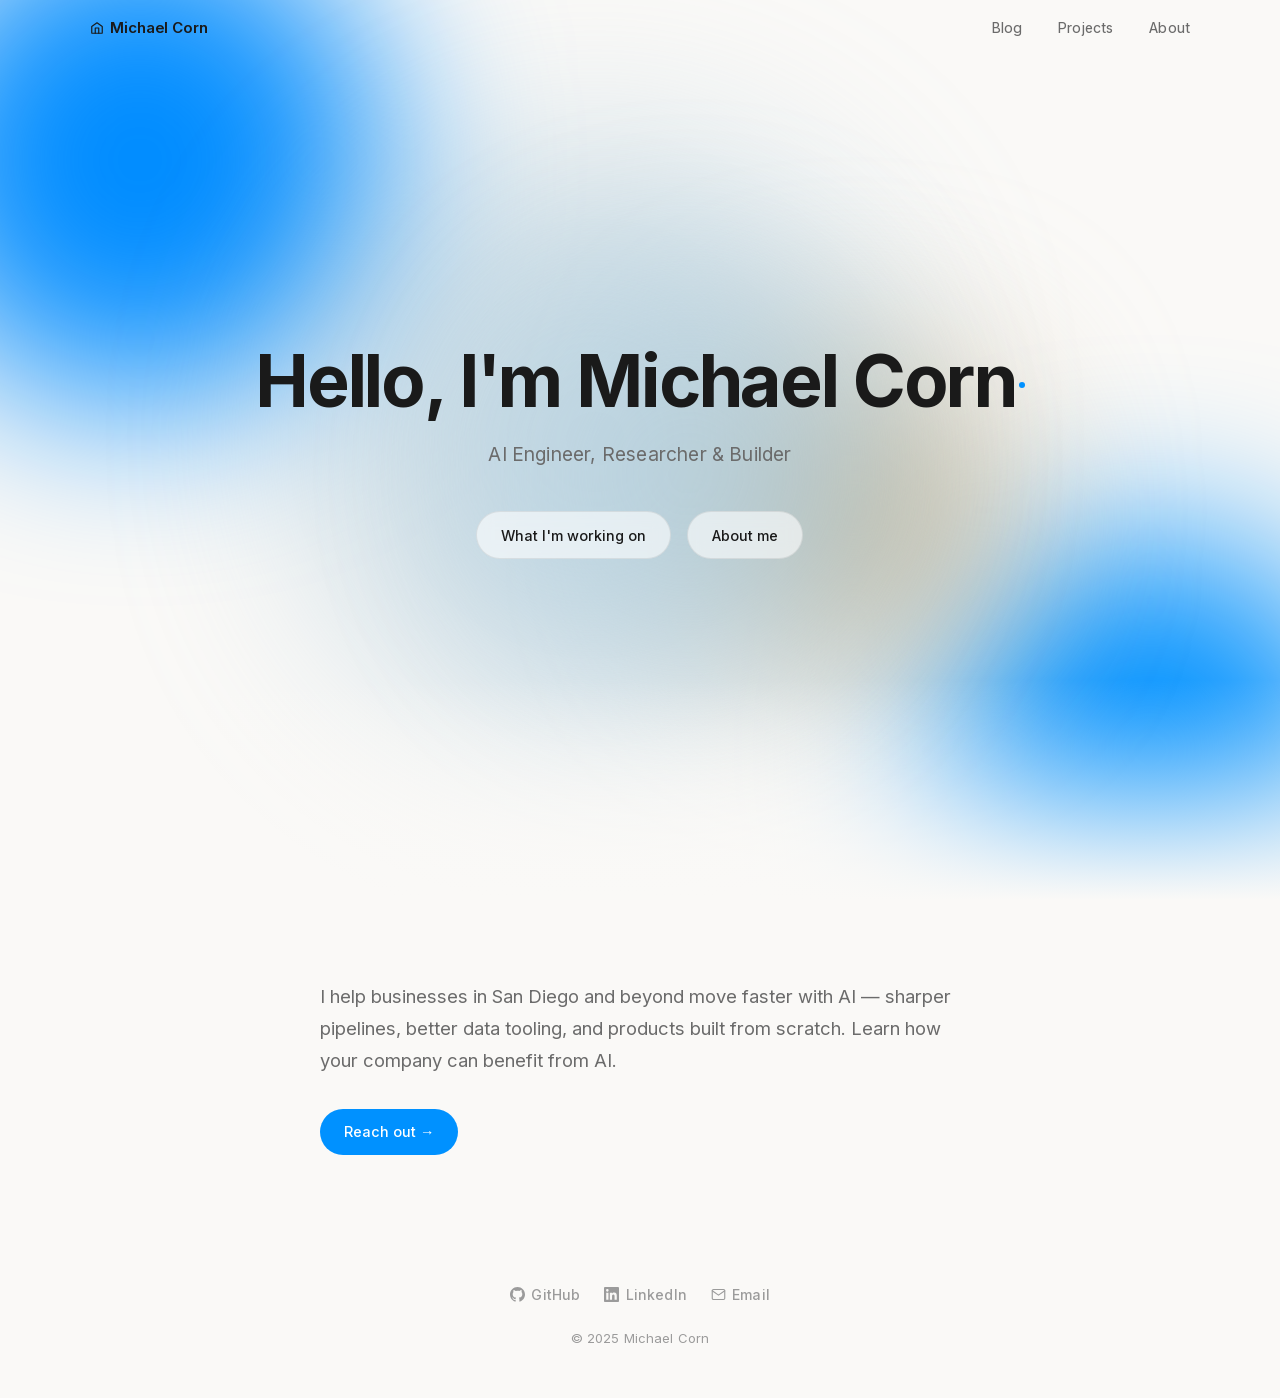
<file: index.html>
<!DOCTYPE html>
<html lang="en">
<head>
  <meta charset="UTF-8" />
  <meta name="viewport" content="width=device-width, initial-scale=1.0" />
  <title>Michael Corn</title>
  <meta name="description" content="Michael Corn — AI researcher and builder. Senior CS student at SDSU." />
  <link rel="icon" type="image/png" href="/favicon.png" />
  <link rel="stylesheet" href="style.css" />
</head>
<body>

  <!-- Navigation -->
  <nav class="nav" id="nav">
    <div class="nav-inner">
      <a href="index.html" class="nav-wordmark"><svg width="14" height="14" viewBox="0 0 24 24" fill="none" stroke="currentColor" stroke-width="2" stroke-linecap="round" stroke-linejoin="round"><path d="M3 9.5L12 3l9 6.5V20a1 1 0 01-1 1H4a1 1 0 01-1-1V9.5z"/><polyline points="9 21 9 12 15 12 15 21"/></svg>Michael Corn</a>
      <ul class="nav-links">
        <li><a href="blog.html">Blog</a></li>
        <li><a href="projects.html">Projects</a></li>
        <li><a href="about.html">About</a></li>
      </ul>
    </div>
  </nav>

  <!-- Hero -->
  <main class="page">
    <section class="hero">

      <div class="blob-container" aria-hidden="true">
        <div class="blob blob-1"></div>
        <div class="blob blob-2"></div>
        <div class="blob blob-3"></div>
        <div class="blob blob-text-1"></div>
        <div class="blob blob-text-2"></div>
      </div>

      <div class="hero-content">
        <h1 class="hero-greeting">Hello, I'm Michael Corn<span class="hero-accent-dot"></span></h1>
        <p class="hero-sub">AI Engineer, Researcher &amp; Builder</p>
        <div class="hero-links">
          <a href="projects.html" class="hero-link">What I'm working on</a>
          <a href="about.html" class="hero-link">About me</a>
        </div>
      </div>

    </section>

    <section class="intro-section">
      <div class="intro-wrap">
        <p class="intro-bio">
          I help businesses in San Diego and beyond move faster with AI — sharper pipelines,
          better data tooling, and products built from scratch. Learn how your company can benefit from AI.
        </p>
        <a href="https://linkedin.com/in/michael-corn" class="intro-cta">Reach out →</a>
      </div>
    </section>
  </main>

  <footer>
    <div class="footer-links">
      <a class="social-link" href="https://github.com/mcorn02" target="_blank" rel="noopener noreferrer">
        <svg width="15" height="15" viewBox="0 0 24 24" fill="currentColor"><path d="M12 0C5.374 0 0 5.373 0 12c0 5.302 3.438 9.8 8.207 11.387.599.111.793-.261.793-.577v-2.234c-3.338.726-4.033-1.416-4.033-1.416-.546-1.387-1.333-1.756-1.333-1.756-1.089-.745.083-.729.083-.729 1.205.084 1.839 1.237 1.839 1.237 1.07 1.834 2.807 1.304 3.492.997.107-.775.418-1.305.762-1.604-2.665-.305-5.467-1.334-5.467-5.931 0-1.311.469-2.381 1.236-3.221-.124-.303-.535-1.524.117-3.176 0 0 1.008-.322 3.301 1.23A11.509 11.509 0 0112 5.803c1.02.005 2.047.138 3.006.404 2.291-1.552 3.297-1.23 3.297-1.23.653 1.653.242 2.874.118 3.176.77.84 1.235 1.911 1.235 3.221 0 4.609-2.807 5.624-5.479 5.921.43.372.823 1.102.823 2.222v3.293c0 .319.192.694.801.576C20.566 21.797 24 17.3 24 12c0-6.627-5.373-12-12-12z"/></svg>
        GitHub
      </a>
      <a class="social-link" href="https://linkedin.com/in/michael-corn" target="_blank" rel="noopener noreferrer">
        <svg width="15" height="15" viewBox="0 0 24 24" fill="currentColor"><path d="M20.447 20.452h-3.554v-5.569c0-1.328-.027-3.037-1.852-3.037-1.853 0-2.136 1.445-2.136 2.939v5.667H9.351V9h3.414v1.561h.046c.477-.9 1.637-1.85 3.37-1.85 3.601 0 4.267 2.37 4.267 5.455v6.286zM5.337 7.433a2.062 2.062 0 01-2.063-2.065 2.064 2.064 0 112.063 2.065zm1.782 13.019H3.555V9h3.564v11.452zM22.225 0H1.771C.792 0 0 .774 0 1.729v20.542C0 23.227.792 24 1.771 24h20.451C23.2 24 24 23.227 24 22.271V1.729C24 .774 23.2 0 22.222 0h.003z"/></svg>
        LinkedIn
      </a>
      <a class="social-link" href="mailto:michaelcorn02@gmail.com">
        <svg width="15" height="15" viewBox="0 0 24 24" fill="none" stroke="currentColor" stroke-width="1.8" stroke-linecap="round" stroke-linejoin="round"><path d="M4 4h16c1.1 0 2 .9 2 2v12c0 1.1-.9 2-2 2H4c-1.1 0-2-.9-2-2V6c0-1.1.9-2 2-2z"/><polyline points="22,6 12,13 2,6"/></svg>
        Email
      </a>
    </div>
    <span>&copy; 2025 Michael Corn</span>
  </footer>

  <script>
    // Frosted nav on scroll
    const nav = document.getElementById('nav');
    window.addEventListener('scroll', () => {
      nav.classList.toggle('scrolled', window.scrollY > 10);
    });
  </script>

  <script type="speculationrules">
{
  "prerender": [
    { "urls": ["about.html", "projects.html", "blog.html"] }
  ]
}
</script>

</body>
</html>
</file>
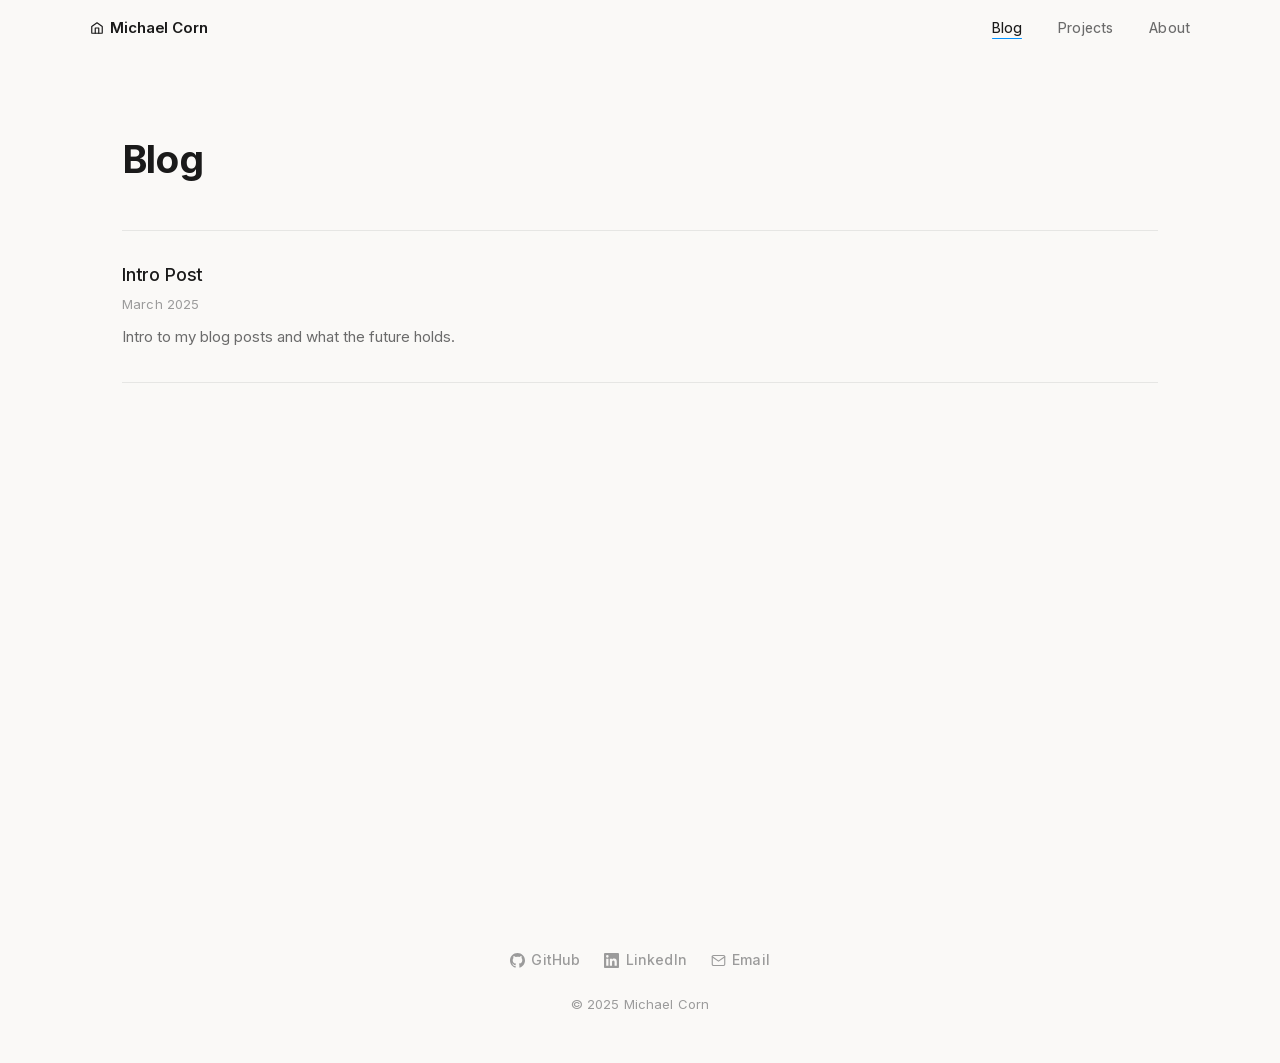
<file: blog.html>
<!DOCTYPE html>
<html lang="en">
<head>
  <meta charset="UTF-8" />
  <meta name="viewport" content="width=device-width, initial-scale=1.0" />
  <title>Blog — Michael Corn</title>
  <meta name="description" content="Writing by Michael Corn on AI, engineering, and building." />
  <link rel="icon" type="image/png" href="/favicon.png" />
  <link rel="stylesheet" href="style.css" />
</head>
<body>

  <!-- Navigation -->
  <nav class="nav scrolled" id="nav">
    <div class="nav-inner">
      <a href="index.html" class="nav-wordmark"><svg width="14" height="14" viewBox="0 0 24 24" fill="none" stroke="currentColor" stroke-width="2" stroke-linecap="round" stroke-linejoin="round"><path d="M3 9.5L12 3l9 6.5V20a1 1 0 01-1 1H4a1 1 0 01-1-1V9.5z"/><polyline points="9 21 9 12 15 12 15 21"/></svg>Michael Corn</a>
      <ul class="nav-links">
        <li><a href="blog.html" class="active">Blog</a></li>
        <li><a href="projects.html">Projects</a></li>
        <li><a href="about.html">About</a></li>
      </ul>
    </div>
  </nav>

  <main class="page">
    <div class="section">
     
      <h1 class="section-title">Blog</h1>

      <div class="blog-list">

        <!-- Add posts here. Example structure:

        <a class="blog-post" href="posts/post-title.html">
          <span class="blog-post-title">Your Post Title</span>
          <span class="blog-post-meta">March 2025</span>
          <span class="blog-post-desc">A one-line description of what this post covers.</span>
        </a>

        -->
        <a class="blog-post" href="posts/first-post.html">
          <span class="blog-post-title">Intro Post</span>
          <span class="blog-post-meta">March 2025</span>
          <span class="blog-post-desc">Intro to my blog posts and what the future holds.</span>
        </a>

      </div>
    </div>
  </main>

  <footer>
    <div class="footer-links">
      <a class="social-link" href="https://github.com/mcorn02" target="_blank" rel="noopener noreferrer">
        <svg width="15" height="15" viewBox="0 0 24 24" fill="currentColor"><path d="M12 0C5.374 0 0 5.373 0 12c0 5.302 3.438 9.8 8.207 11.387.599.111.793-.261.793-.577v-2.234c-3.338.726-4.033-1.416-4.033-1.416-.546-1.387-1.333-1.756-1.333-1.756-1.089-.745.083-.729.083-.729 1.205.084 1.839 1.237 1.839 1.237 1.07 1.834 2.807 1.304 3.492.997.107-.775.418-1.305.762-1.604-2.665-.305-5.467-1.334-5.467-5.931 0-1.311.469-2.381 1.236-3.221-.124-.303-.535-1.524.117-3.176 0 0 1.008-.322 3.301 1.23A11.509 11.509 0 0112 5.803c1.02.005 2.047.138 3.006.404 2.291-1.552 3.297-1.23 3.297-1.23.653 1.653.242 2.874.118 3.176.77.84 1.235 1.911 1.235 3.221 0 4.609-2.807 5.624-5.479 5.921.43.372.823 1.102.823 2.222v3.293c0 .319.192.694.801.576C20.566 21.797 24 17.3 24 12c0-6.627-5.373-12-12-12z"/></svg>
        GitHub
      </a>
      <a class="social-link" href="https://linkedin.com/in/michael-corn" target="_blank" rel="noopener noreferrer">
        <svg width="15" height="15" viewBox="0 0 24 24" fill="currentColor"><path d="M20.447 20.452h-3.554v-5.569c0-1.328-.027-3.037-1.852-3.037-1.853 0-2.136 1.445-2.136 2.939v5.667H9.351V9h3.414v1.561h.046c.477-.9 1.637-1.85 3.37-1.85 3.601 0 4.267 2.37 4.267 5.455v6.286zM5.337 7.433a2.062 2.062 0 01-2.063-2.065 2.064 2.064 0 112.063 2.065zm1.782 13.019H3.555V9h3.564v11.452zM22.225 0H1.771C.792 0 0 .774 0 1.729v20.542C0 23.227.792 24 1.771 24h20.451C23.2 24 24 23.227 24 22.271V1.729C24 .774 23.2 0 22.222 0h.003z"/></svg>
        LinkedIn
      </a>
      <a class="social-link" href="mailto:michaelcorn02@gmail.com">
        <svg width="15" height="15" viewBox="0 0 24 24" fill="none" stroke="currentColor" stroke-width="1.8" stroke-linecap="round" stroke-linejoin="round"><path d="M4 4h16c1.1 0 2 .9 2 2v12c0 1.1-.9 2-2 2H4c-1.1 0-2-.9-2-2V6c0-1.1.9-2 2-2z"/><polyline points="22,6 12,13 2,6"/></svg>
        Email
      </a>
    </div>
    <span>&copy; 2025 Michael Corn</span>
  </footer>

  <script>
    const nav = document.getElementById('nav');
    window.addEventListener('scroll', () => {
      nav.classList.toggle('scrolled', window.scrollY > 10);
    });
  </script>

  <script type="speculationrules">
{"prerender":[{"urls":["index.html"]}]}
</script>

</body>
</html>
</file>
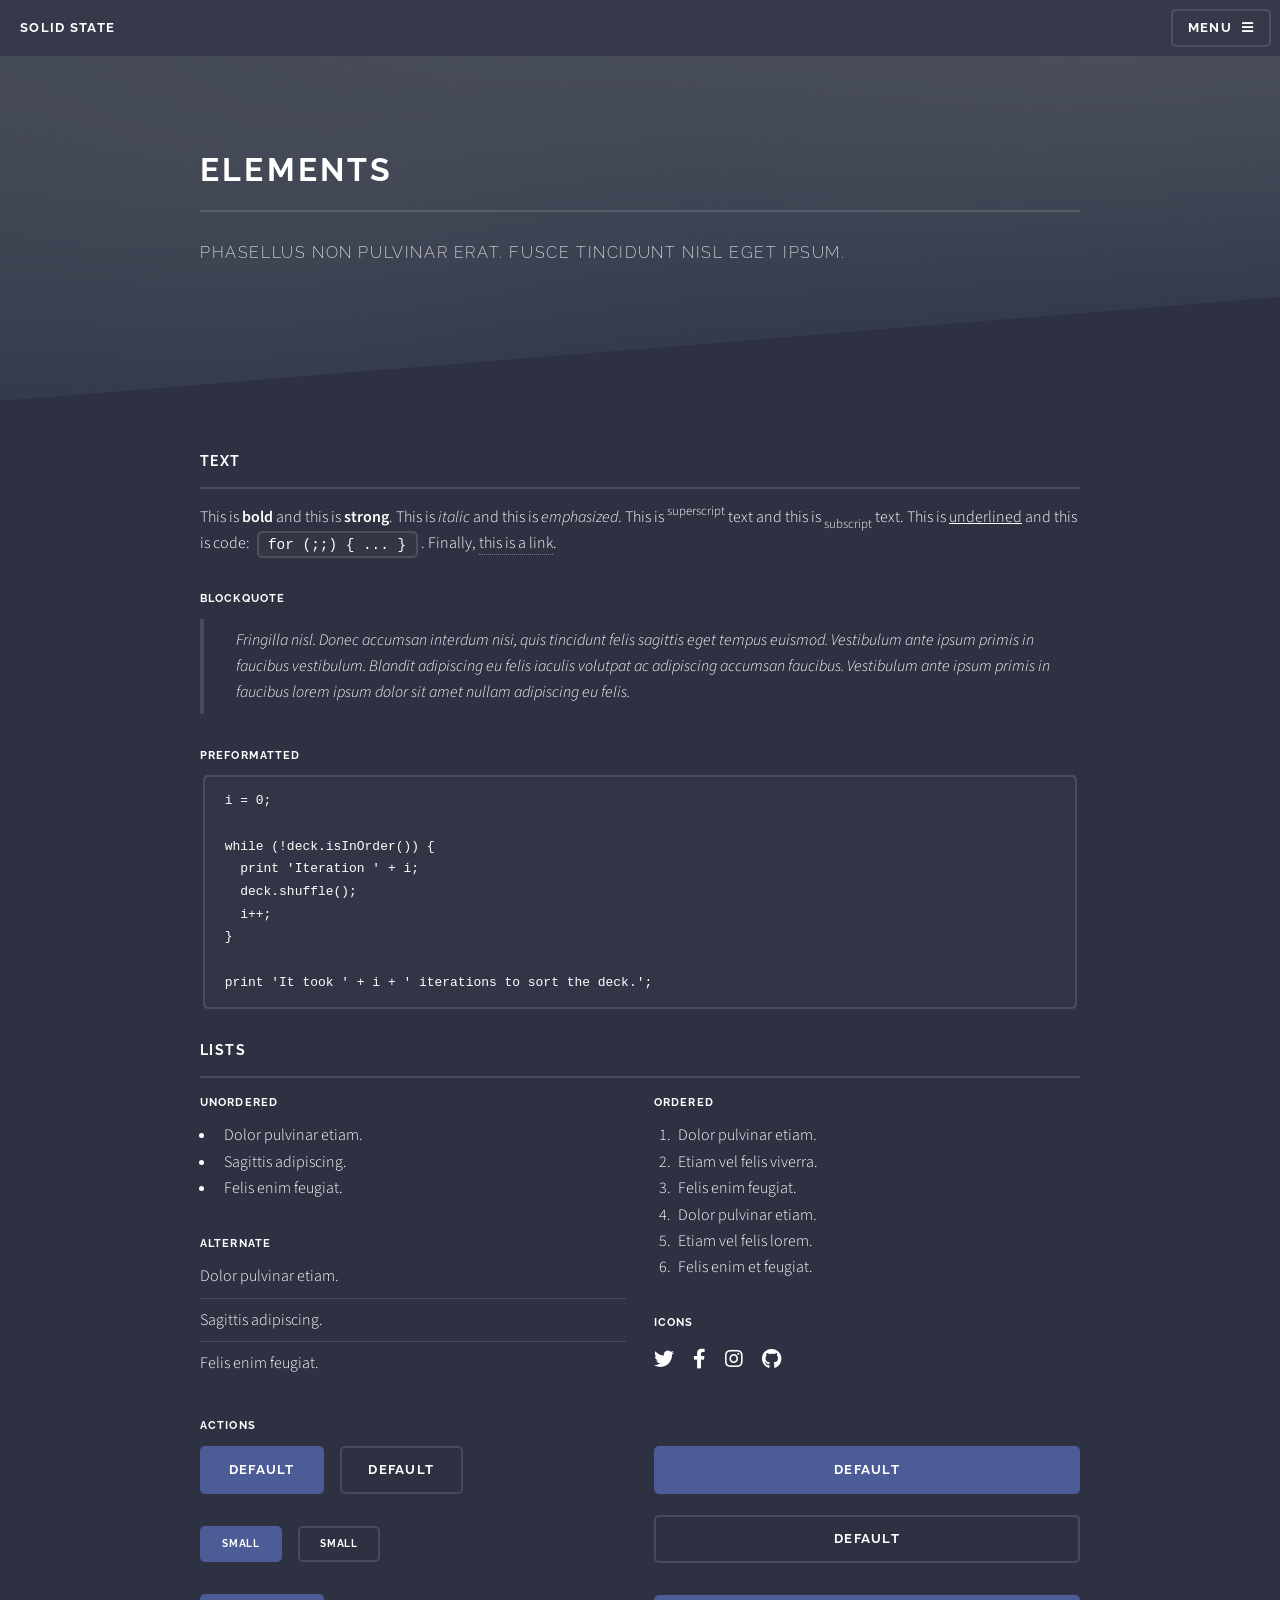
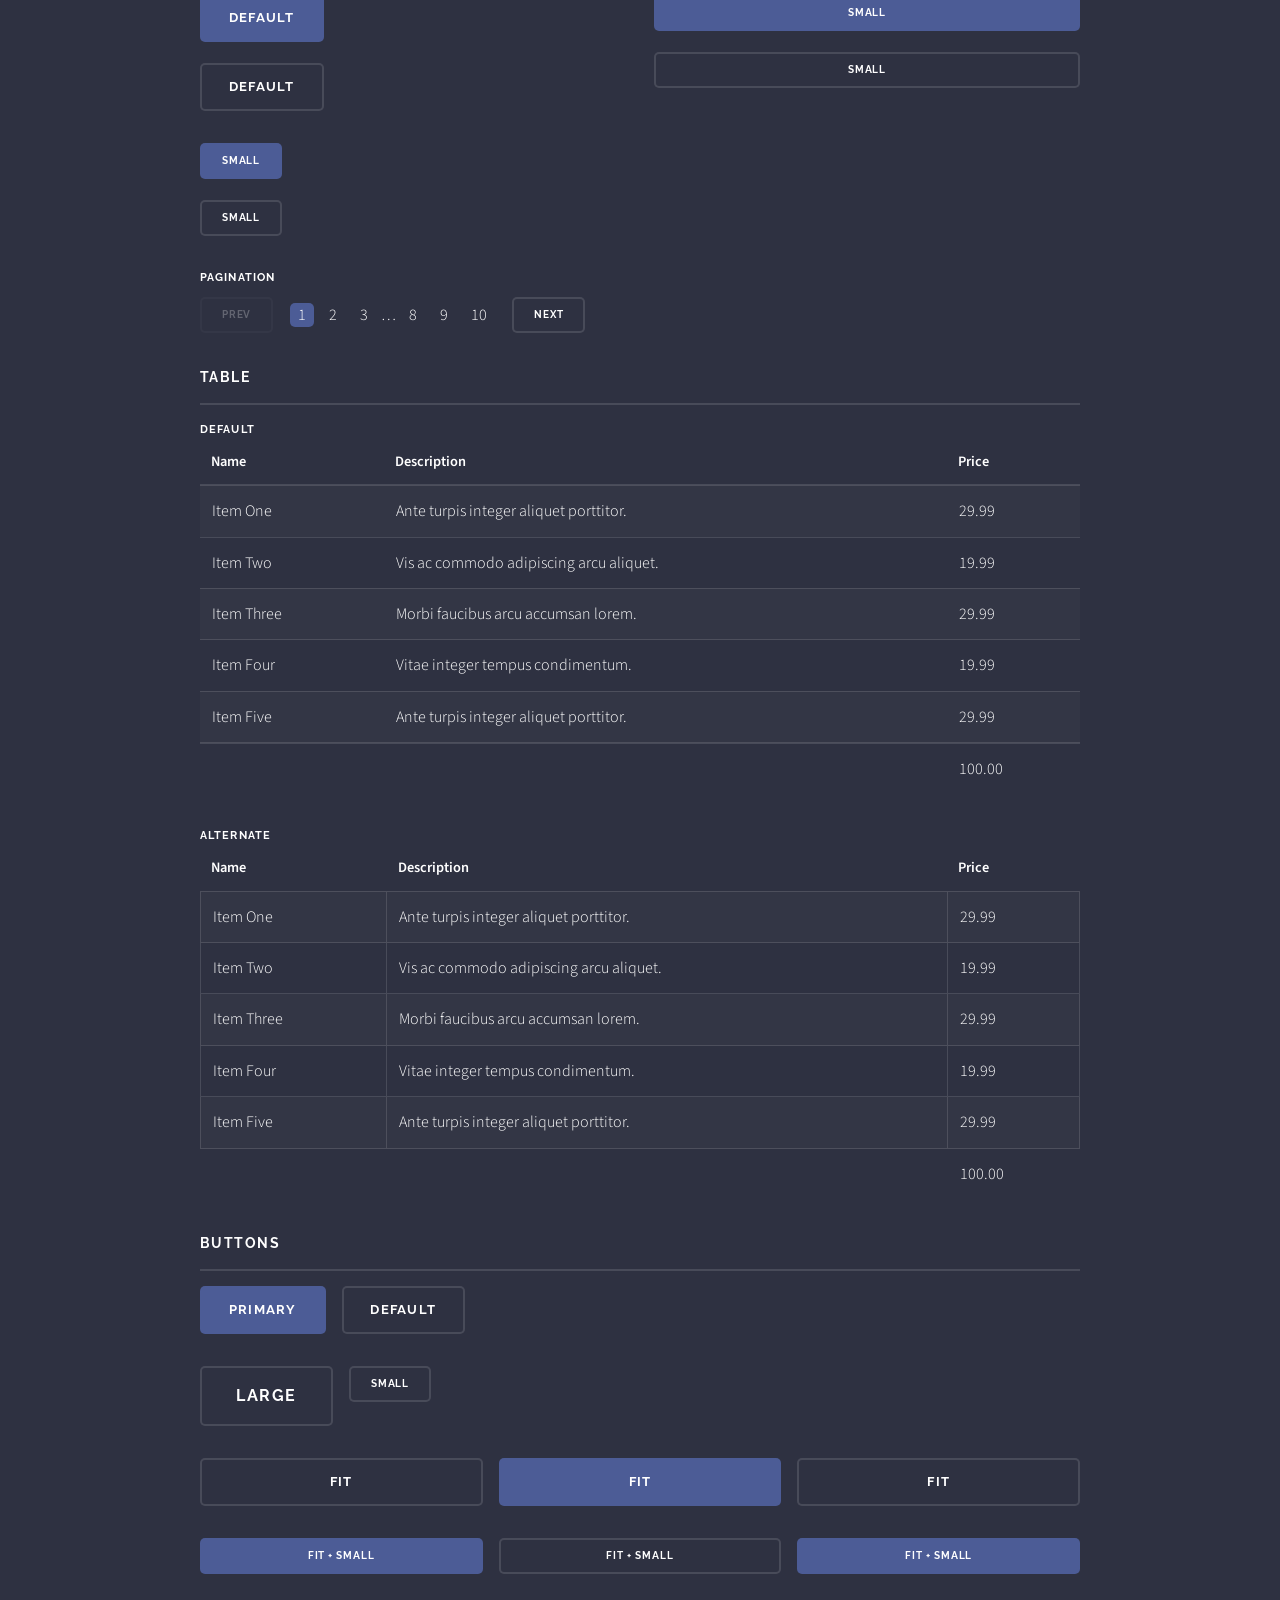
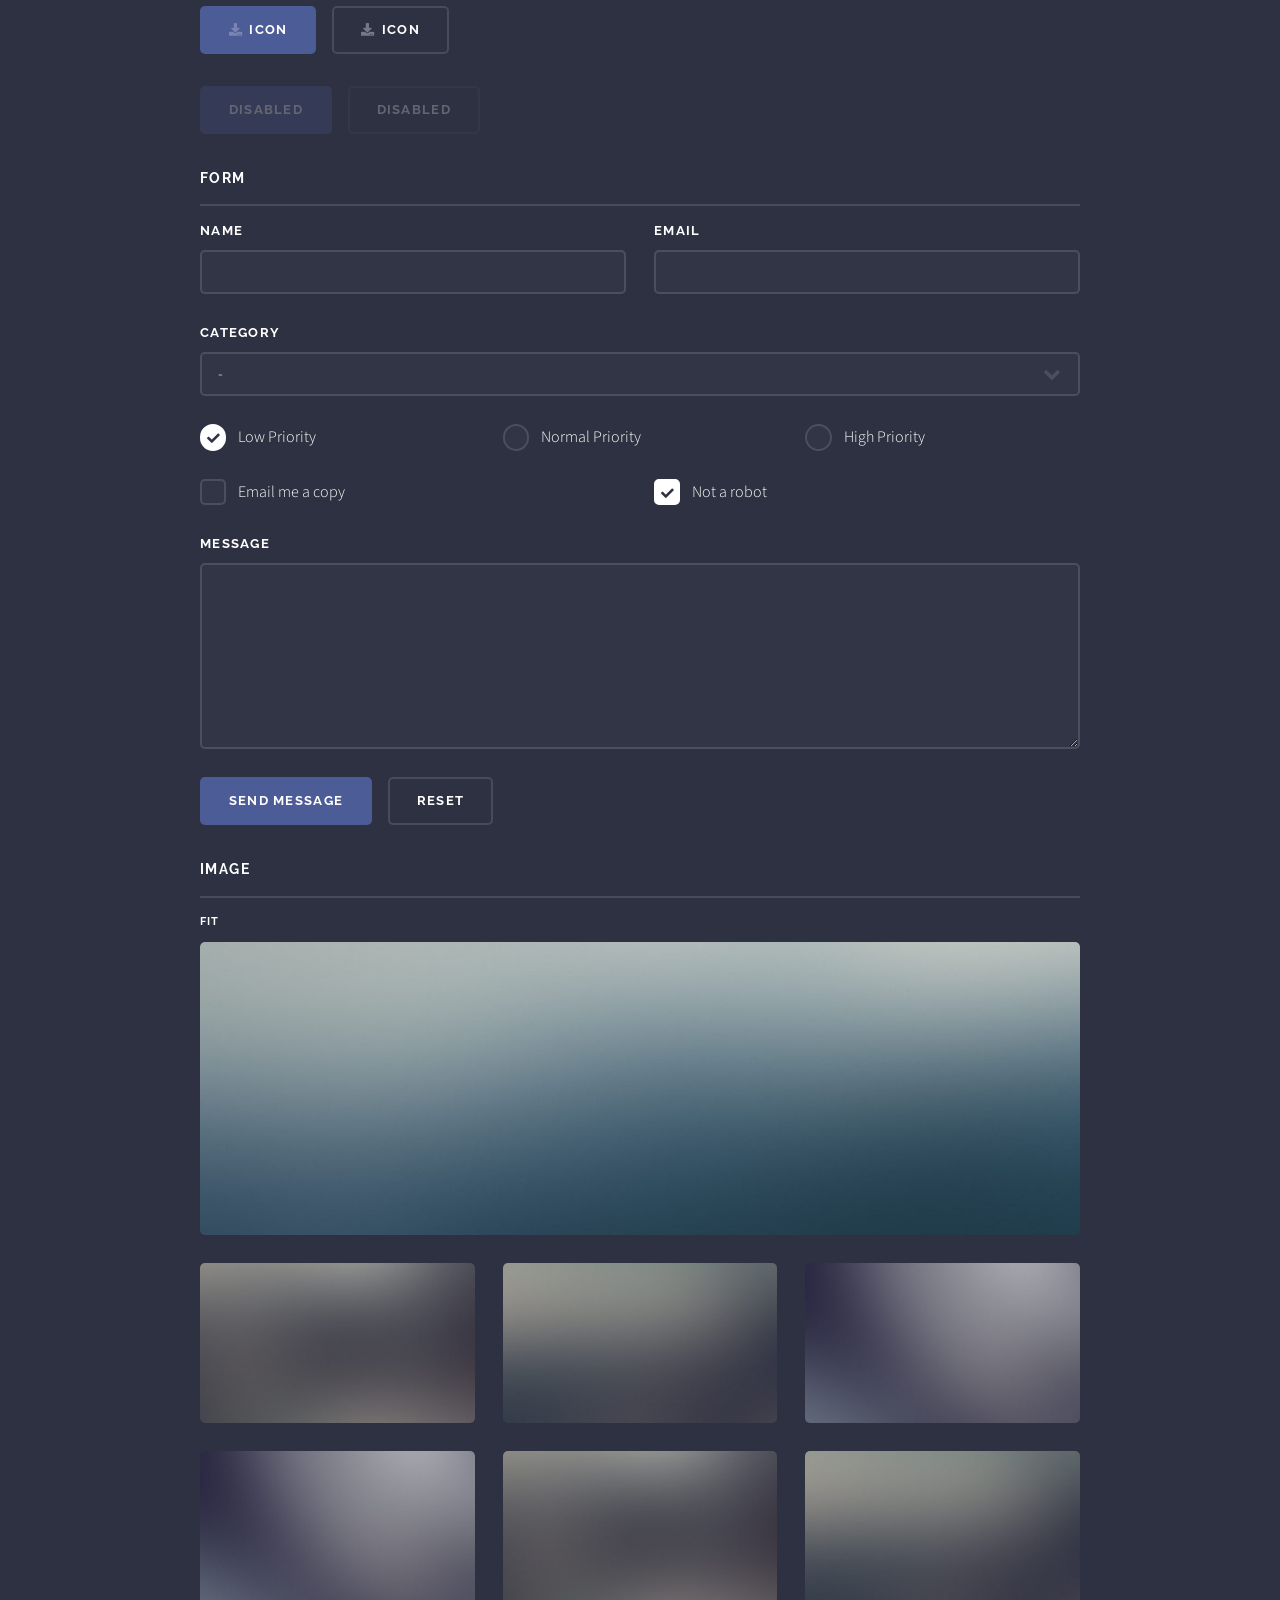
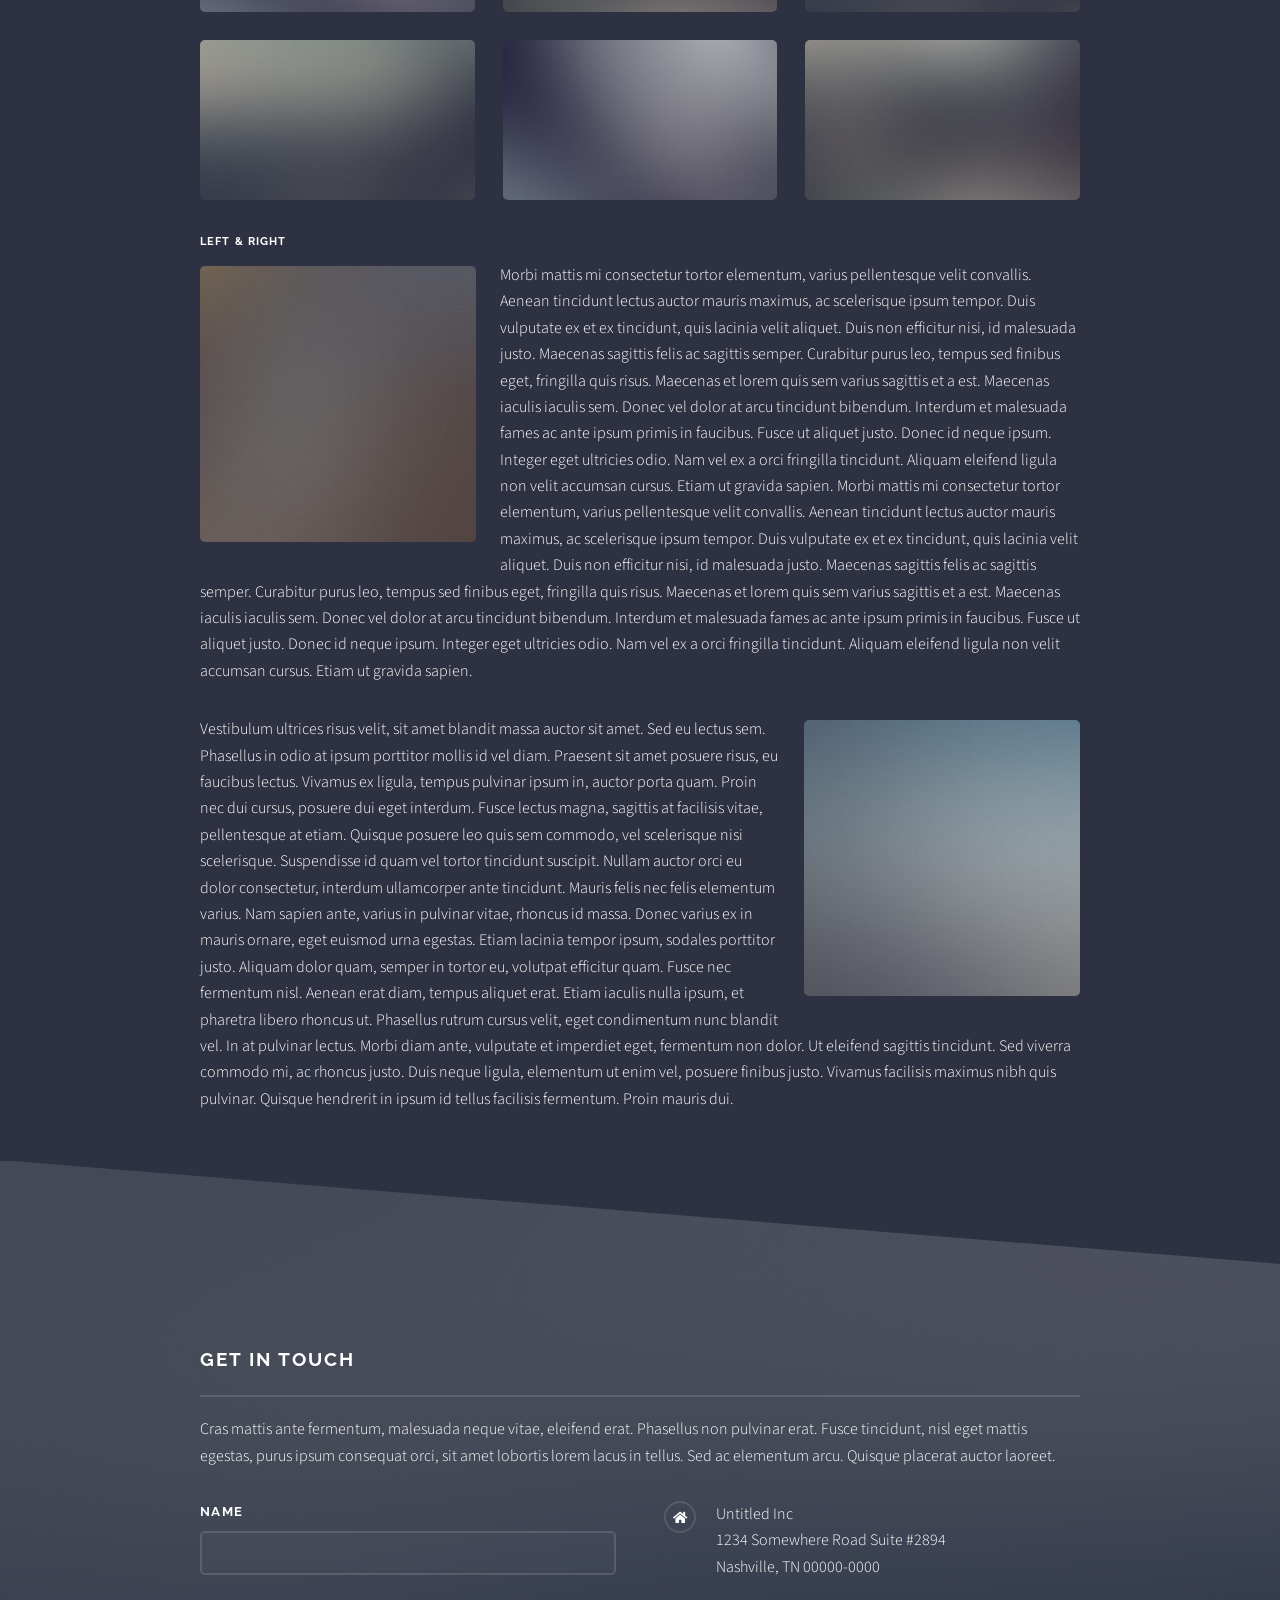
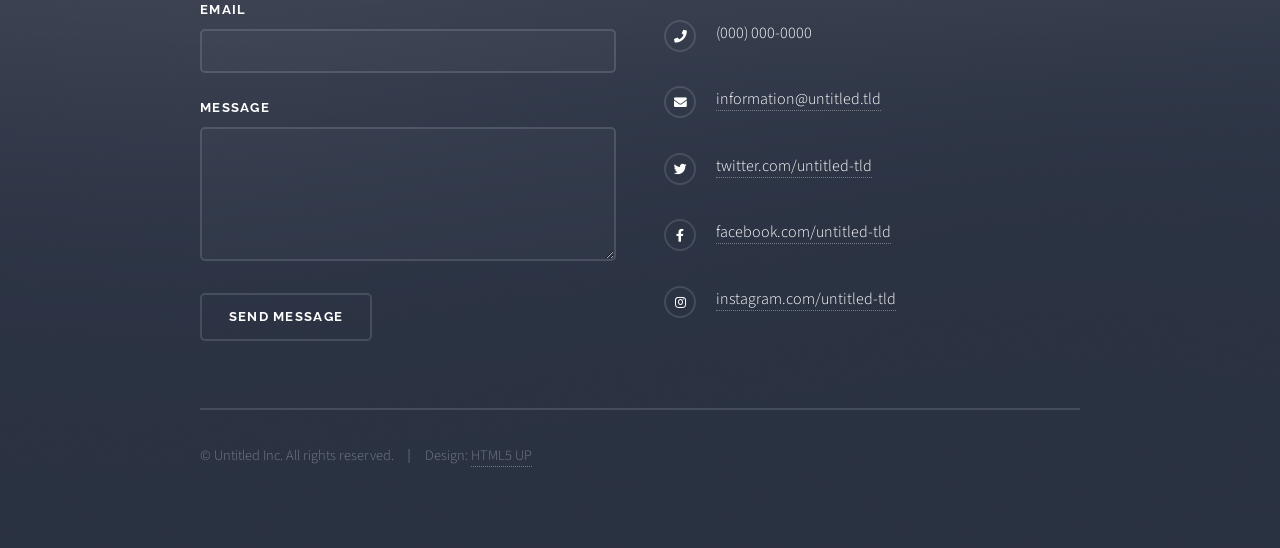
<file: elements.html>
<!DOCTYPE HTML>
<!--
	Solid State by HTML5 UP
	html5up.net | @ajlkn
	Free for personal and commercial use under the CCA 3.0 license (html5up.net/license)
-->
<html>
	<head>
		<title>Elements - Solid State by HTML5 UP</title>
		<meta charset="utf-8" />
		<meta name="viewport" content="width=device-width, initial-scale=1, user-scalable=no" />
		<link rel="stylesheet" href="assets/css/main.css" />
		<noscript><link rel="stylesheet" href="assets/css/noscript.css" /></noscript>
	</head>
	<body class="is-preload">

		<!-- Page Wrapper -->
			<div id="page-wrapper">

				<!-- Header -->
					<header id="header">
						<h1><a href="index.html">Solid State</a></h1>
						<nav>
							<a href="#menu">Menu</a>
						</nav>
					</header>

				<!-- Menu -->
					<nav id="menu">
						<div class="inner">
							<h2>Menu</h2>
							<ul class="links">
								<li><a href="index.html">Home</a></li>
								<li><a href="generic.html">Generic</a></li>
								<li><a href="elements.html">Elements</a></li>
								<li><a href="#">Log In</a></li>
								<li><a href="#">Sign Up</a></li>
							</ul>
							<a href="#" class="close">Close</a>
						</div>
					</nav>

				<!-- Wrapper -->
					<section id="wrapper">
						<header>
							<div class="inner">
								<h2>Elements</h2>
								<p>Phasellus non pulvinar erat. Fusce tincidunt nisl eget ipsum.</p>
							</div>
						</header>

						<!-- Content -->
							<div class="wrapper">
								<div class="inner">

									<section>
										<h3 class="major">Text</h3>
										<p>This is <b>bold</b> and this is <strong>strong</strong>. This is <i>italic</i> and this is <em>emphasized</em>.
										This is <sup>superscript</sup> text and this is <sub>subscript</sub> text.
										This is <u>underlined</u> and this is code: <code>for (;;) { ... }</code>. Finally, <a href="#">this is a link</a>.</p>
										<h4>Blockquote</h4>
										<blockquote>Fringilla nisl. Donec accumsan interdum nisi, quis tincidunt felis sagittis eget tempus euismod. Vestibulum ante ipsum primis in faucibus vestibulum. Blandit adipiscing eu felis iaculis volutpat ac adipiscing accumsan faucibus. Vestibulum ante ipsum primis in faucibus lorem ipsum dolor sit amet nullam adipiscing eu felis.</blockquote>
										<h4>Preformatted</h4>
										<pre><code>i = 0;

while (!deck.isInOrder()) {
  print 'Iteration ' + i;
  deck.shuffle();
  i++;
}

print 'It took ' + i + ' iterations to sort the deck.';</code></pre>
									</section>

									<section>
										<h3 class="major">Lists</h3>
										<div class="row">
											<div class="col-6 col-12-medium">
												<h4>Unordered</h4>
												<ul>
													<li>Dolor pulvinar etiam.</li>
													<li>Sagittis adipiscing.</li>
													<li>Felis enim feugiat.</li>
												</ul>
												<h4>Alternate</h4>
												<ul class="alt">
													<li>Dolor pulvinar etiam.</li>
													<li>Sagittis adipiscing.</li>
													<li>Felis enim feugiat.</li>
												</ul>
											</div>
											<div class="col-6 col-12-medium">
												<h4>Ordered</h4>
												<ol>
													<li>Dolor pulvinar etiam.</li>
													<li>Etiam vel felis viverra.</li>
													<li>Felis enim feugiat.</li>
													<li>Dolor pulvinar etiam.</li>
													<li>Etiam vel felis lorem.</li>
													<li>Felis enim et feugiat.</li>
												</ol>
												<h4>Icons</h4>
												<ul class="icons">
													<li><a href="#" class="icon brands fa-twitter"><span class="label">Twitter</span></a></li>
													<li><a href="#" class="icon brands fa-facebook-f"><span class="label">Facebook</span></a></li>
													<li><a href="#" class="icon brands fa-instagram"><span class="label">Instagram</span></a></li>
													<li><a href="#" class="icon brands fa-github"><span class="label">Github</span></a></li>
												</ul>
											</div>
										</div>
										<h4>Actions</h4>
										<div class="row">
											<div class="col-6 col-12-medium">
												<ul class="actions">
													<li><a href="#" class="button primary">Default</a></li>
													<li><a href="#" class="button">Default</a></li>
												</ul>
												<ul class="actions small">
													<li><a href="#" class="button primary small">Small</a></li>
													<li><a href="#" class="button small">Small</a></li>
												</ul>
												<ul class="actions stacked">
													<li><a href="#" class="button primary">Default</a></li>
													<li><a href="#" class="button">Default</a></li>
												</ul>
												<ul class="actions stacked small">
													<li><a href="#" class="button primary small">Small</a></li>
													<li><a href="#" class="button small">Small</a></li>
												</ul>
											</div>
											<div class="col-6 col-12-medium">
												<ul class="actions stacked">
													<li><a href="#" class="button primary fit">Default</a></li>
													<li><a href="#" class="button fit">Default</a></li>
												</ul>
												<ul class="actions stacked small">
													<li><a href="#" class="button primary small fit">Small</a></li>
													<li><a href="#" class="button small fit">Small</a></li>
												</ul>
											</div>
										</div>
										<h4>Pagination</h4>
										<ul class="pagination">
											<li><span class="button small disabled">Prev</span></li>
											<li><a href="#" class="page active">1</a></li>
											<li><a href="#" class="page">2</a></li>
											<li><a href="#" class="page">3</a></li>
											<li><span>&hellip;</span></li>
											<li><a href="#" class="page">8</a></li>
											<li><a href="#" class="page">9</a></li>
											<li><a href="#" class="page">10</a></li>
											<li><a href="#" class="button small">Next</a></li>
										</ul>
									</section>

									<section>
										<h3 class="major">Table</h3>
										<h4>Default</h4>
										<div class="table-wrapper">
											<table>
												<thead>
													<tr>
														<th>Name</th>
														<th>Description</th>
														<th>Price</th>
													</tr>
												</thead>
												<tbody>
													<tr>
														<td>Item One</td>
														<td>Ante turpis integer aliquet porttitor.</td>
														<td>29.99</td>
													</tr>
													<tr>
														<td>Item Two</td>
														<td>Vis ac commodo adipiscing arcu aliquet.</td>
														<td>19.99</td>
													</tr>
													<tr>
														<td>Item Three</td>
														<td> Morbi faucibus arcu accumsan lorem.</td>
														<td>29.99</td>
													</tr>
													<tr>
														<td>Item Four</td>
														<td>Vitae integer tempus condimentum.</td>
														<td>19.99</td>
													</tr>
													<tr>
														<td>Item Five</td>
														<td>Ante turpis integer aliquet porttitor.</td>
														<td>29.99</td>
													</tr>
												</tbody>
												<tfoot>
													<tr>
														<td colspan="2"></td>
														<td>100.00</td>
													</tr>
												</tfoot>
											</table>
										</div>

										<h4>Alternate</h4>
										<div class="table-wrapper">
											<table class="alt">
												<thead>
													<tr>
														<th>Name</th>
														<th>Description</th>
														<th>Price</th>
													</tr>
												</thead>
												<tbody>
													<tr>
														<td>Item One</td>
														<td>Ante turpis integer aliquet porttitor.</td>
														<td>29.99</td>
													</tr>
													<tr>
														<td>Item Two</td>
														<td>Vis ac commodo adipiscing arcu aliquet.</td>
														<td>19.99</td>
													</tr>
													<tr>
														<td>Item Three</td>
														<td> Morbi faucibus arcu accumsan lorem.</td>
														<td>29.99</td>
													</tr>
													<tr>
														<td>Item Four</td>
														<td>Vitae integer tempus condimentum.</td>
														<td>19.99</td>
													</tr>
													<tr>
														<td>Item Five</td>
														<td>Ante turpis integer aliquet porttitor.</td>
														<td>29.99</td>
													</tr>
												</tbody>
												<tfoot>
													<tr>
														<td colspan="2"></td>
														<td>100.00</td>
													</tr>
												</tfoot>
											</table>
										</div>
									</section>

									<section>
										<h3 class="major">Buttons</h3>
										<ul class="actions">
											<li><a href="#" class="button primary">Primary</a></li>
											<li><a href="#" class="button">Default</a></li>
										</ul>
										<ul class="actions">
											<li><a href="#" class="button large">Large</a></li>
											<li><a href="#" class="button small">Small</a></li>
										</ul>
										<ul class="actions fit">
											<li><a href="#" class="button fit">Fit</a></li>
											<li><a href="#" class="button primary fit">Fit</a></li>
											<li><a href="#" class="button fit">Fit</a></li>
										</ul>
										<ul class="actions fit small">
											<li><a href="#" class="button primary fit small">Fit + Small</a></li>
											<li><a href="#" class="button fit small">Fit + Small</a></li>
											<li><a href="#" class="button primary fit small">Fit + Small</a></li>
										</ul>
										<ul class="actions">
											<li><a href="#" class="button primary icon solid fa-download">Icon</a></li>
											<li><a href="#" class="button icon solid fa-download">Icon</a></li>
										</ul>
										<ul class="actions">
											<li><span class="button primary disabled">Disabled</span></li>
											<li><span class="button disabled">Disabled</span></li>
										</ul>
									</section>

									<section>
										<h3 class="major">Form</h3>
										<form method="post" action="#">
											<div class="row gtr-uniform">
												<div class="col-6 col-12-xsmall">
													<label for="demo-name">Name</label>
													<input type="text" name="demo-name" id="demo-name" value="" />
												</div>
												<div class="col-6 col-12-xsmall">
													<label for="demo-email">Email</label>
													<input type="email" name="demo-email" id="demo-email" value="" />
												</div>
												<div class="col-12">
													<label for="demo-category">Category</label>
													<select name="demo-category" id="demo-category">
														<option value="">-</option>
														<option value="1">Manufacturing</option>
														<option value="1">Shipping</option>
														<option value="1">Administration</option>
														<option value="1">Human Resources</option>
													</select>
												</div>
												<div class="col-4 col-12-small">
													<input type="radio" id="demo-priority-low" name="demo-priority" checked>
													<label for="demo-priority-low">Low Priority</label>
												</div>
												<div class="col-4 col-12-small">
													<input type="radio" id="demo-priority-normal" name="demo-priority">
													<label for="demo-priority-normal">Normal Priority</label>
												</div>
												<div class="col-4 col-12-small">
													<input type="radio" id="demo-priority-high" name="demo-priority">
													<label for="demo-priority-high">High Priority</label>
												</div>
												<div class="col-6 col-12-small">
													<input type="checkbox" id="demo-copy" name="demo-copy">
													<label for="demo-copy">Email me a copy</label>
												</div>
												<div class="col-6 col-12-small">
													<input type="checkbox" id="demo-human" name="demo-human" checked>
													<label for="demo-human">Not a robot</label>
												</div>
												<div class="col-12">
													<label for="demo-message">Message</label>
													<textarea name="demo-message" id="demo-message" rows="6"></textarea>
												</div>
												<div class="col-12">
													<ul class="actions">
														<li><input type="submit" value="Send Message" class="primary" /></li>
														<li><input type="reset" value="Reset" /></li>
													</ul>
												</div>
											</div>
										</form>
									</section>

									<section>
										<h3 class="major">Image</h3>
										<h4>Fit</h4>
										<div class="box alt">
											<div class="row gtr-uniform">
												<div class="col-12"><span class="image fit"><img src="images/pic08.jpg" alt="" /></span></div>
												<div class="col-4"><span class="image fit"><img src="images/pic05.jpg" alt="" /></span></div>
												<div class="col-4"><span class="image fit"><img src="images/pic06.jpg" alt="" /></span></div>
												<div class="col-4"><span class="image fit"><img src="images/pic07.jpg" alt="" /></span></div>
												<div class="col-4"><span class="image fit"><img src="images/pic07.jpg" alt="" /></span></div>
												<div class="col-4"><span class="image fit"><img src="images/pic05.jpg" alt="" /></span></div>
												<div class="col-4"><span class="image fit"><img src="images/pic06.jpg" alt="" /></span></div>
												<div class="col-4"><span class="image fit"><img src="images/pic06.jpg" alt="" /></span></div>
												<div class="col-4"><span class="image fit"><img src="images/pic07.jpg" alt="" /></span></div>
												<div class="col-4"><span class="image fit"><img src="images/pic05.jpg" alt="" /></span></div>
											</div>
										</div>
										<h4>Left &amp; Right</h4>
										<p><span class="image left"><img src="images/pic01.jpg" alt="" /></span>Morbi mattis mi consectetur tortor elementum, varius pellentesque velit convallis. Aenean tincidunt lectus auctor mauris maximus, ac scelerisque ipsum tempor. Duis vulputate ex et ex tincidunt, quis lacinia velit aliquet. Duis non efficitur nisi, id malesuada justo. Maecenas sagittis felis ac sagittis semper. Curabitur purus leo, tempus sed finibus eget, fringilla quis risus. Maecenas et lorem quis sem varius sagittis et a est. Maecenas iaculis iaculis sem. Donec vel dolor at arcu tincidunt bibendum. Interdum et malesuada fames ac ante ipsum primis in faucibus. Fusce ut aliquet justo. Donec id neque ipsum. Integer eget ultricies odio. Nam vel ex a orci fringilla tincidunt. Aliquam eleifend ligula non velit accumsan cursus. Etiam ut gravida sapien. Morbi mattis mi consectetur tortor elementum, varius pellentesque velit convallis. Aenean tincidunt lectus auctor mauris maximus, ac scelerisque ipsum tempor. Duis vulputate ex et ex tincidunt, quis lacinia velit aliquet. Duis non efficitur nisi, id malesuada justo. Maecenas sagittis felis ac sagittis semper. Curabitur purus leo, tempus sed finibus eget, fringilla quis risus. Maecenas et lorem quis sem varius sagittis et a est. Maecenas iaculis iaculis sem. Donec vel dolor at arcu tincidunt bibendum. Interdum et malesuada fames ac ante ipsum primis in faucibus. Fusce ut aliquet justo. Donec id neque ipsum. Integer eget ultricies odio. Nam vel ex a orci fringilla tincidunt. Aliquam eleifend ligula non velit accumsan cursus. Etiam ut gravida sapien.</p>
										<p><span class="image right"><img src="images/pic02.jpg" alt="" /></span>Vestibulum ultrices risus velit, sit amet blandit massa auctor sit amet. Sed eu lectus sem. Phasellus in odio at ipsum porttitor mollis id vel diam. Praesent sit amet posuere risus, eu faucibus lectus. Vivamus ex ligula, tempus pulvinar ipsum in, auctor porta quam. Proin nec dui cursus, posuere dui eget interdum. Fusce lectus magna, sagittis at facilisis vitae, pellentesque at etiam. Quisque posuere leo quis sem commodo, vel scelerisque nisi scelerisque. Suspendisse id quam vel tortor tincidunt suscipit. Nullam auctor orci eu dolor consectetur, interdum ullamcorper ante tincidunt. Mauris felis nec felis elementum varius. Nam sapien ante, varius in pulvinar vitae, rhoncus id massa. Donec varius ex in mauris ornare, eget euismod urna egestas. Etiam lacinia tempor ipsum, sodales porttitor justo. Aliquam dolor quam, semper in tortor eu, volutpat efficitur quam. Fusce nec fermentum nisl. Aenean erat diam, tempus aliquet erat. Etiam iaculis nulla ipsum, et pharetra libero rhoncus ut. Phasellus rutrum cursus velit, eget condimentum nunc blandit vel. In at pulvinar lectus. Morbi diam ante, vulputate et imperdiet eget, fermentum non dolor. Ut eleifend sagittis tincidunt. Sed viverra commodo mi, ac rhoncus justo. Duis neque ligula, elementum ut enim vel, posuere finibus justo. Vivamus facilisis maximus nibh quis pulvinar. Quisque hendrerit in ipsum id tellus facilisis fermentum. Proin mauris dui.</p>
									</section>

								</div>
							</div>

					</section>

				<!-- Footer -->
					<section id="footer">
						<div class="inner">
							<h2 class="major">Get in touch</h2>
							<p>Cras mattis ante fermentum, malesuada neque vitae, eleifend erat. Phasellus non pulvinar erat. Fusce tincidunt, nisl eget mattis egestas, purus ipsum consequat orci, sit amet lobortis lorem lacus in tellus. Sed ac elementum arcu. Quisque placerat auctor laoreet.</p>
							<form method="post" action="#">
								<div class="fields">
									<div class="field">
										<label for="name">Name</label>
										<input type="text" name="name" id="name" />
									</div>
									<div class="field">
										<label for="email">Email</label>
										<input type="email" name="email" id="email" />
									</div>
									<div class="field">
										<label for="message">Message</label>
										<textarea name="message" id="message" rows="4"></textarea>
									</div>
								</div>
								<ul class="actions">
									<li><input type="submit" value="Send Message" /></li>
								</ul>
							</form>
							<ul class="contact">
								<li class="icon solid fa-home">
									Untitled Inc<br />
									1234 Somewhere Road Suite #2894<br />
									Nashville, TN 00000-0000
								</li>
								<li class="icon solid fa-phone">(000) 000-0000</li>
								<li class="icon solid fa-envelope"><a href="#">information@untitled.tld</a></li>
								<li class="icon brands fa-twitter"><a href="#">twitter.com/untitled-tld</a></li>
								<li class="icon brands fa-facebook-f"><a href="#">facebook.com/untitled-tld</a></li>
								<li class="icon brands fa-instagram"><a href="#">instagram.com/untitled-tld</a></li>
							</ul>
							<ul class="copyright">
								<li>&copy; Untitled Inc. All rights reserved.</li><li>Design: <a href="http://html5up.net">HTML5 UP</a></li>
							</ul>
						</div>
					</section>

			</div>

		<!-- Scripts -->
			<script src="assets/js/jquery.min.js"></script>
			<script src="assets/js/jquery.scrollex.min.js"></script>
			<script src="assets/js/browser.min.js"></script>
			<script src="assets/js/breakpoints.min.js"></script>
			<script src="assets/js/util.js"></script>
			<script src="assets/js/main.js"></script>

	</body>
</html>
</file>
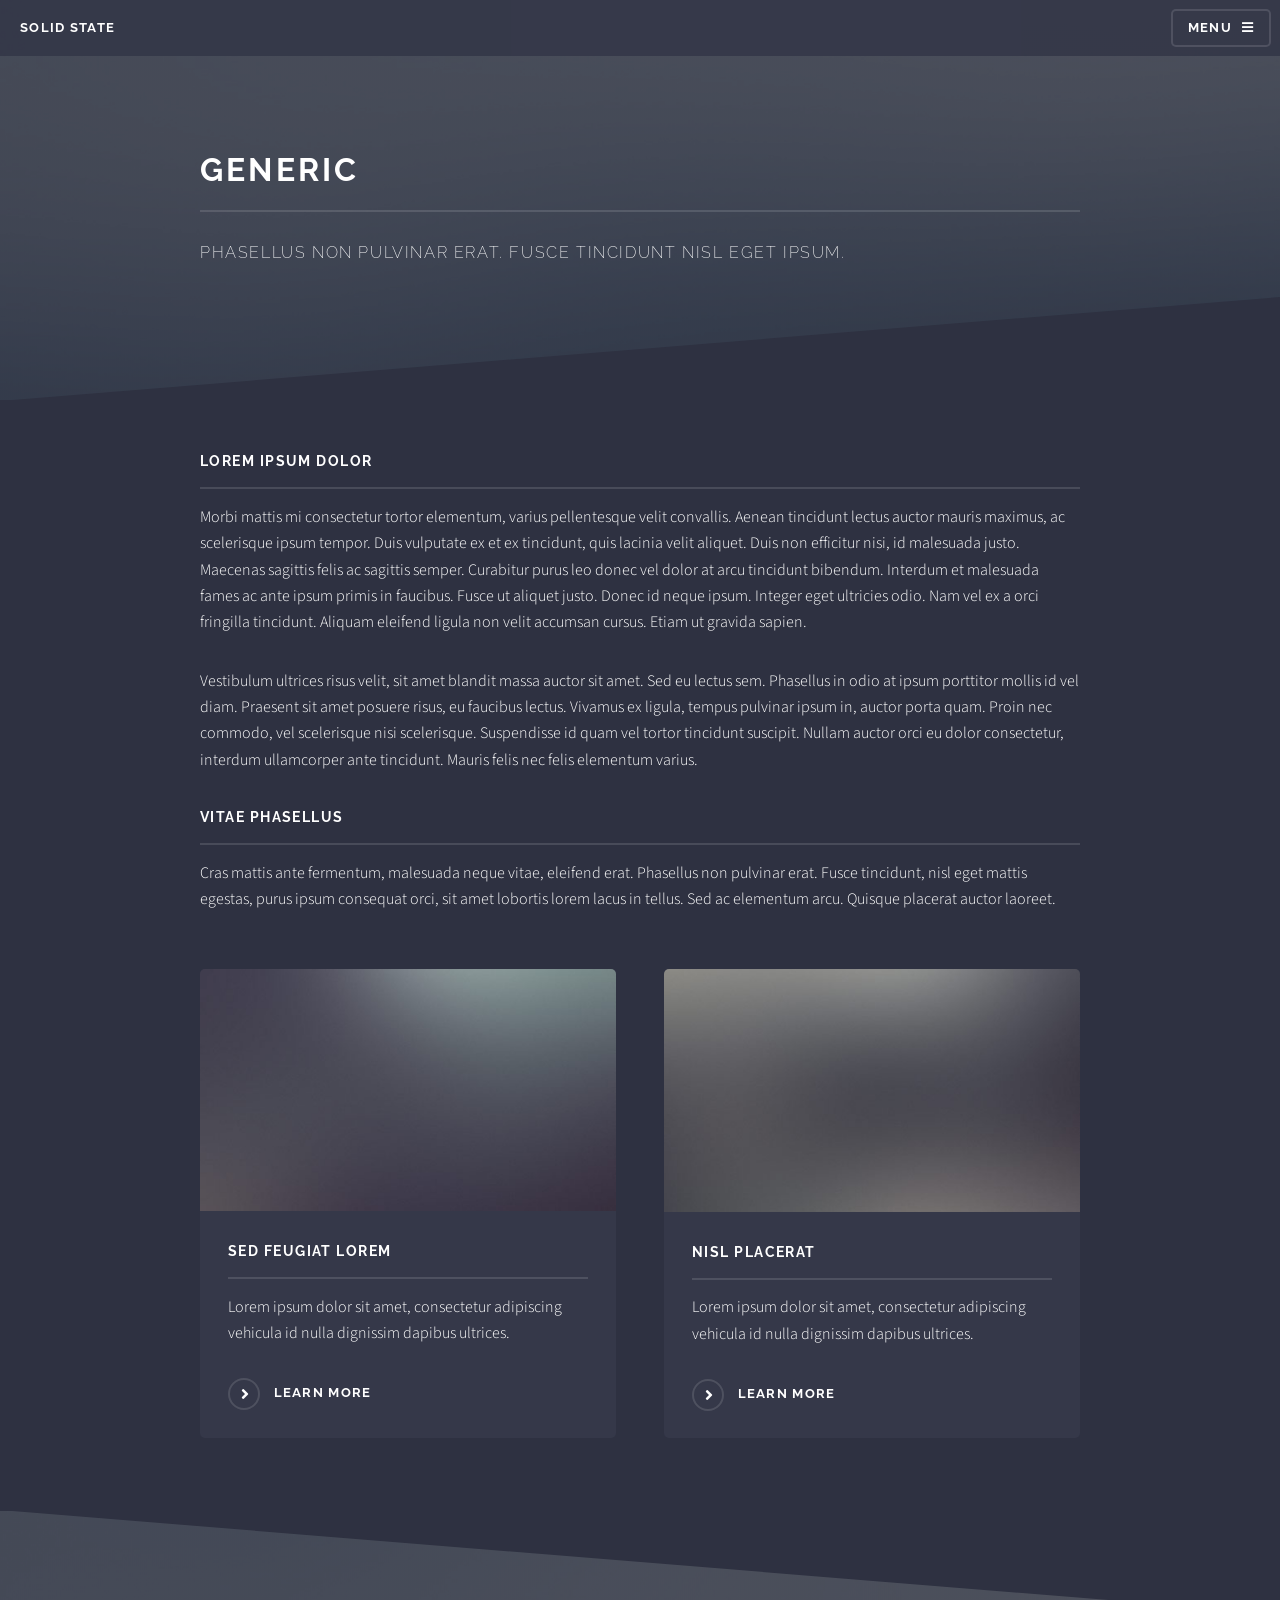
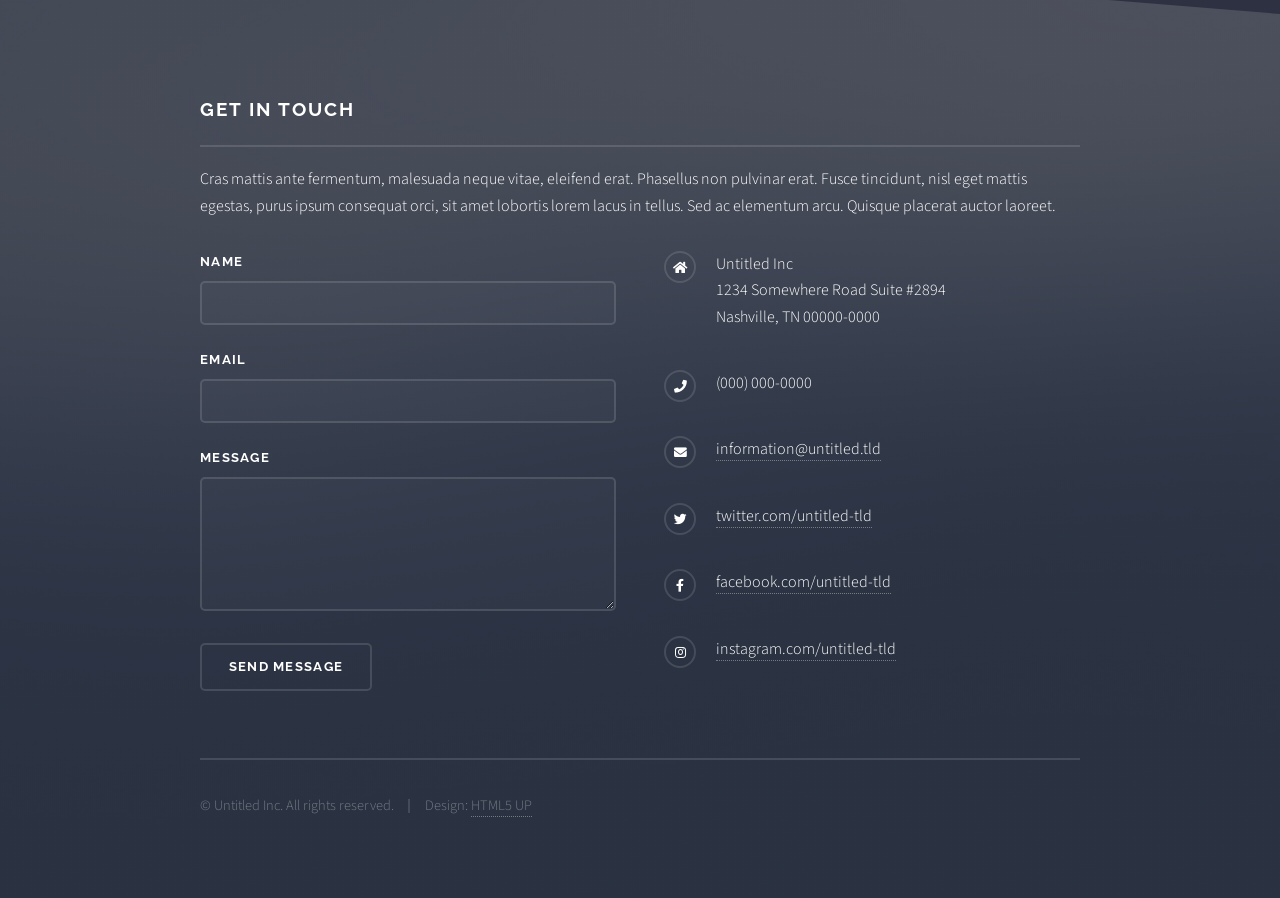
<file: generic.html>
<!DOCTYPE HTML>
<!--
	Solid State by HTML5 UP
	html5up.net | @ajlkn
	Free for personal and commercial use under the CCA 3.0 license (html5up.net/license)
-->
<html>
	<head>
		<title>Generic - Solid State by HTML5 UP</title>
		<meta charset="utf-8" />
		<meta name="viewport" content="width=device-width, initial-scale=1, user-scalable=no" />
		<link rel="stylesheet" href="assets/css/main.css" />
		<noscript><link rel="stylesheet" href="assets/css/noscript.css" /></noscript>
	</head>
	<body class="is-preload">

		<!-- Page Wrapper -->
			<div id="page-wrapper">

				<!-- Header -->
					<header id="header">
						<h1><a href="index.html">Solid State</a></h1>
						<nav>
							<a href="#menu">Menu</a>
						</nav>
					</header>

				<!-- Menu -->
					<nav id="menu">
						<div class="inner">
							<h2>Menu</h2>
							<ul class="links">
								<li><a href="index.html">Home</a></li>
								<li><a href="generic.html">Generic</a></li>
								<li><a href="elements.html">Elements</a></li>
								<li><a href="#">Log In</a></li>
								<li><a href="#">Sign Up</a></li>
							</ul>
							<a href="#" class="close">Close</a>
						</div>
					</nav>

				<!-- Wrapper -->
					<section id="wrapper">
						<header>
							<div class="inner">
								<h2>Generic</h2>
								<p>Phasellus non pulvinar erat. Fusce tincidunt nisl eget ipsum.</p>
							</div>
						</header>

						<!-- Content -->
							<div class="wrapper">
								<div class="inner">

									<h3 class="major">Lorem ipsum dolor</h3>
									<p>Morbi mattis mi consectetur tortor elementum, varius pellentesque velit convallis. Aenean tincidunt lectus auctor mauris maximus, ac scelerisque ipsum tempor. Duis vulputate ex et ex tincidunt, quis lacinia velit aliquet. Duis non efficitur nisi, id malesuada justo. Maecenas sagittis felis ac sagittis semper. Curabitur purus leo donec vel dolor at arcu tincidunt bibendum. Interdum et malesuada fames ac ante ipsum primis in faucibus. Fusce ut aliquet justo. Donec id neque ipsum. Integer eget ultricies odio. Nam vel ex a orci fringilla tincidunt. Aliquam eleifend ligula non velit accumsan cursus. Etiam ut gravida sapien.</p>

									<p>Vestibulum ultrices risus velit, sit amet blandit massa auctor sit amet. Sed eu lectus sem. Phasellus in odio at ipsum porttitor mollis id vel diam. Praesent sit amet posuere risus, eu faucibus lectus. Vivamus ex ligula, tempus pulvinar ipsum in, auctor porta quam. Proin nec commodo, vel scelerisque nisi scelerisque. Suspendisse id quam vel tortor tincidunt suscipit. Nullam auctor orci eu dolor consectetur, interdum ullamcorper ante tincidunt. Mauris felis nec felis elementum varius.</p>

									<h3 class="major">Vitae phasellus</h3>
									<p>Cras mattis ante fermentum, malesuada neque vitae, eleifend erat. Phasellus non pulvinar erat. Fusce tincidunt, nisl eget mattis egestas, purus ipsum consequat orci, sit amet lobortis lorem lacus in tellus. Sed ac elementum arcu. Quisque placerat auctor laoreet.</p>

									<section class="features">
										<article>
											<a href="#" class="image"><img src="images/pic04.jpg" alt="" /></a>
											<h3 class="major">Sed feugiat lorem</h3>
											<p>Lorem ipsum dolor sit amet, consectetur adipiscing vehicula id nulla dignissim dapibus ultrices.</p>
											<a href="#" class="special">Learn more</a>
										</article>
										<article>
											<a href="#" class="image"><img src="images/pic05.jpg" alt="" /></a>
											<h3 class="major">Nisl placerat</h3>
											<p>Lorem ipsum dolor sit amet, consectetur adipiscing vehicula id nulla dignissim dapibus ultrices.</p>
											<a href="#" class="special">Learn more</a>
										</article>
									</section>

								</div>
							</div>

					</section>

				<!-- Footer -->
					<section id="footer">
						<div class="inner">
							<h2 class="major">Get in touch</h2>
							<p>Cras mattis ante fermentum, malesuada neque vitae, eleifend erat. Phasellus non pulvinar erat. Fusce tincidunt, nisl eget mattis egestas, purus ipsum consequat orci, sit amet lobortis lorem lacus in tellus. Sed ac elementum arcu. Quisque placerat auctor laoreet.</p>
							<form method="post" action="#">
								<div class="fields">
									<div class="field">
										<label for="name">Name</label>
										<input type="text" name="name" id="name" />
									</div>
									<div class="field">
										<label for="email">Email</label>
										<input type="email" name="email" id="email" />
									</div>
									<div class="field">
										<label for="message">Message</label>
										<textarea name="message" id="message" rows="4"></textarea>
									</div>
								</div>
								<ul class="actions">
									<li><input type="submit" value="Send Message" /></li>
								</ul>
							</form>
							<ul class="contact">
								<li class="icon solid fa-home">
									Untitled Inc<br />
									1234 Somewhere Road Suite #2894<br />
									Nashville, TN 00000-0000
								</li>
								<li class="icon solid fa-phone">(000) 000-0000</li>
								<li class="icon solid fa-envelope"><a href="#">information@untitled.tld</a></li>
								<li class="icon brands fa-twitter"><a href="#">twitter.com/untitled-tld</a></li>
								<li class="icon brands fa-facebook-f"><a href="#">facebook.com/untitled-tld</a></li>
								<li class="icon brands fa-instagram"><a href="#">instagram.com/untitled-tld</a></li>
							</ul>
							<ul class="copyright">
								<li>&copy; Untitled Inc. All rights reserved.</li><li>Design: <a href="http://html5up.net">HTML5 UP</a></li>
							</ul>
						</div>
					</section>

			</div>

		<!-- Scripts -->
			<script src="assets/js/jquery.min.js"></script>
			<script src="assets/js/jquery.scrollex.min.js"></script>
			<script src="assets/js/browser.min.js"></script>
			<script src="assets/js/breakpoints.min.js"></script>
			<script src="assets/js/util.js"></script>
			<script src="assets/js/main.js"></script>

	</body>
</html>
</file>
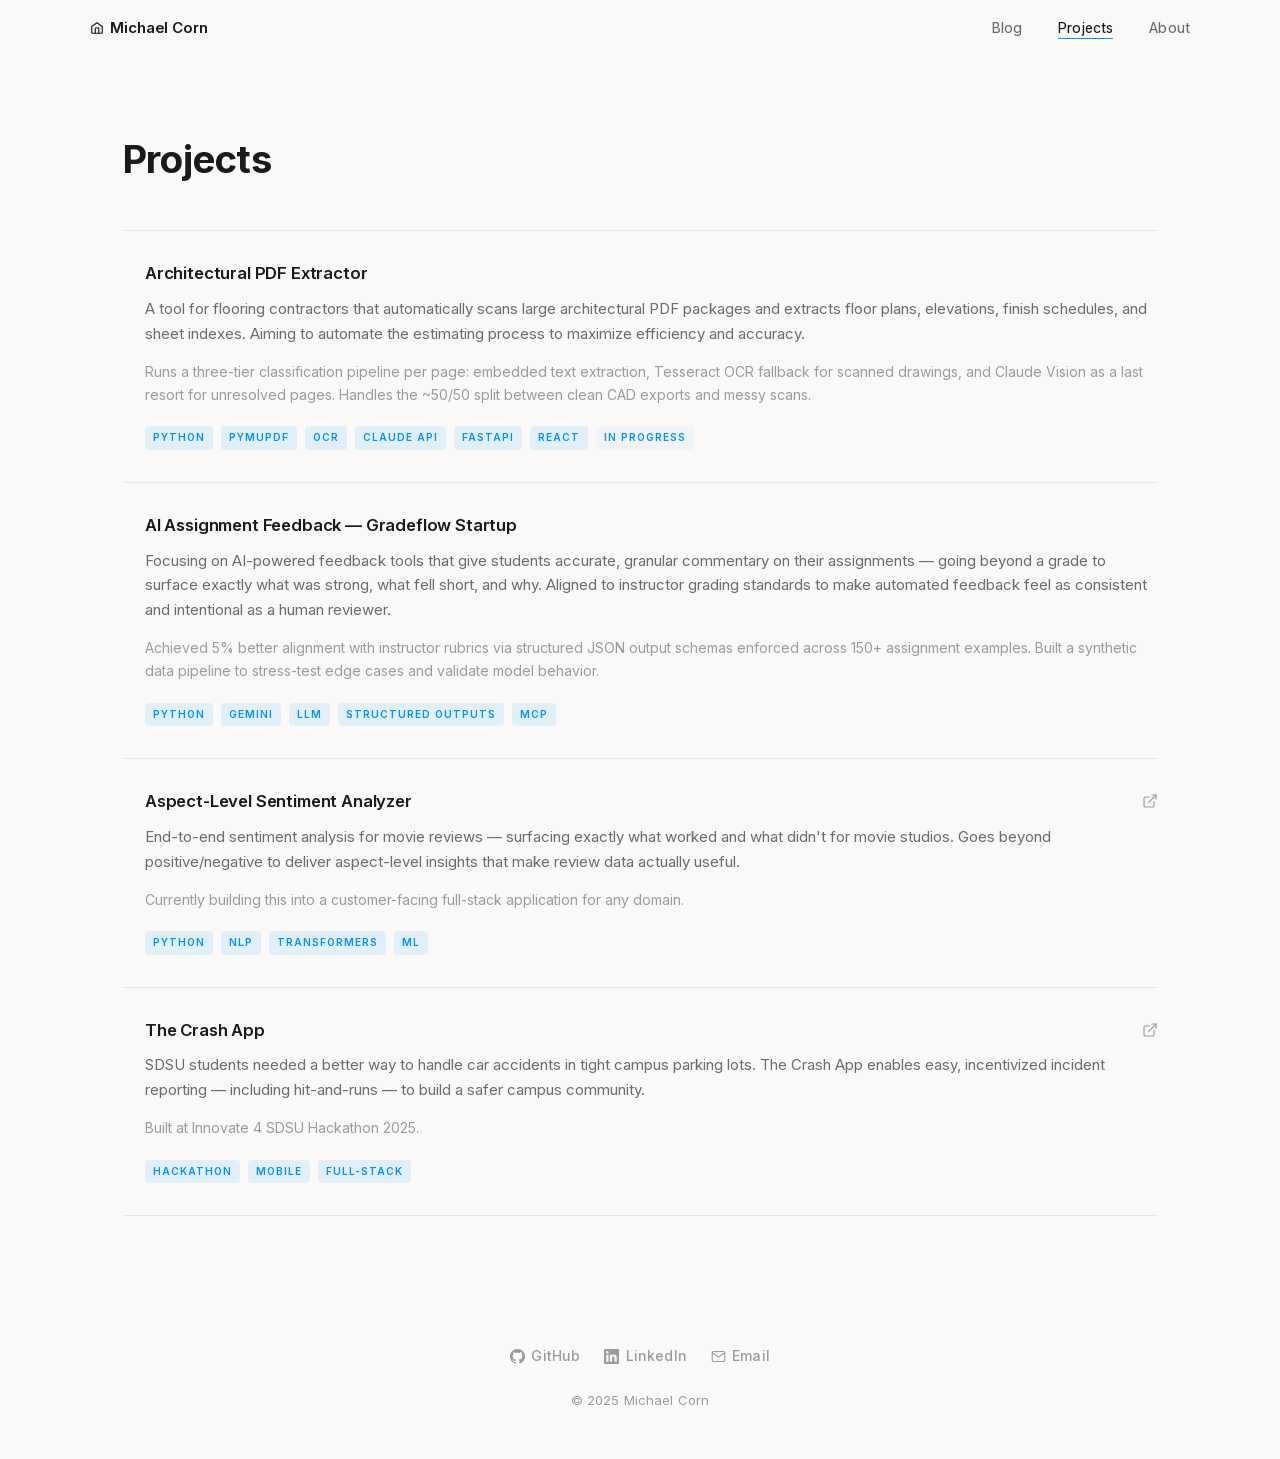
<file: projects.html>
<!DOCTYPE html>
<html lang="en">
<head>
  <meta charset="UTF-8" />
  <meta name="viewport" content="width=device-width, initial-scale=1.0" />
  <title>Projects — Michael Corn</title>
  <meta name="description" content="Projects by Michael Corn — AI, NLP, and full-stack work." />
  <link rel="icon" type="image/png" href="/favicon.png" />
  <link rel="stylesheet" href="style.css" />
</head>
<body>

  <!-- Navigation -->
  <nav class="nav scrolled" id="nav">
    <div class="nav-inner">
      <a href="index.html" class="nav-wordmark"><svg width="14" height="14" viewBox="0 0 24 24" fill="none" stroke="currentColor" stroke-width="2" stroke-linecap="round" stroke-linejoin="round"><path d="M3 9.5L12 3l9 6.5V20a1 1 0 01-1 1H4a1 1 0 01-1-1V9.5z"/><polyline points="9 21 9 12 15 12 15 21"/></svg>Michael Corn</a>
      <ul class="nav-links">
        <li><a href="blog.html">Blog</a></li>
        <li><a href="projects.html" class="active">Projects</a></li>
        <li><a href="about.html">About</a></li>
      </ul>
    </div>
  </nav>

  <main class="page">
    <div class="section">
      <h1 class="section-title">Projects</h1>

      <div class="projects-grid">

        <!-- Architectural PDF Extractor -->
        <div class="project-card">
          <div class="project-card-header">
            <span class="project-name">Architectural PDF Extractor</span>
          </div>
          <p class="project-desc">
            A tool for flooring contractors that automatically scans large architectural PDF packages and extracts floor plans, elevations, finish schedules, and sheet indexes. Aiming to automate the estimating process to maximize efficiency and accuracy.
          </p>
          <p class="project-desc" style="font-size:14px; color: var(--text-muted); margin-top:0.1rem;">
            Runs a three-tier classification pipeline per page: embedded text extraction, Tesseract OCR fallback for scanned drawings, and Claude Vision as a last resort for unresolved pages. Handles the ~50/50 split between clean CAD exports and messy scans.
          </p>
          <div class="project-tags">
            <span class="tag">Python</span>
            <span class="tag">PyMuPDF</span>
            <span class="tag">OCR</span>
            <span class="tag">Claude API</span>
            <span class="tag">FastAPI</span>
            <span class="tag">React</span>
            <span class="tag" style="background: #f0f4f8; color: var(--accent);">In Progress</span>
          </div>
        </div>

        <!-- Gradeflow AI Feedback -->
        <div class="project-card">
          <div class="project-card-header">
            <span class="project-name">AI Assignment Feedback — Gradeflow Startup</span>
          </div>
          <p class="project-desc">
            Focusing on AI-powered feedback tools that give students accurate, granular commentary on their assignments — going beyond a grade to surface exactly what was strong, what fell short, and why. Aligned to instructor grading standards to make automated feedback feel as consistent and intentional as a human reviewer.
          </p>
          <p class="project-desc" style="font-size:14px; color: var(--text-muted); margin-top:0.1rem;">
            Achieved 5% better alignment with instructor rubrics via structured JSON output schemas enforced across 150+ assignment examples. Built a synthetic data pipeline to stress-test edge cases and validate model behavior.
          </p>
          <div class="project-tags">
            <span class="tag">Python</span>
            <span class="tag">Gemini</span>
            <span class="tag">LLM</span>
            <span class="tag">Structured Outputs</span>
            <span class="tag">MCP</span>
          </div>
        </div>

        <!-- Aspect-Level Sentiment Analyzer -->
        <a
          class="project-card"
          href="https://tinyurl.com/mts4sjkm"
          target="_blank"
          rel="noopener noreferrer"
        >
          <div class="project-card-header">
            <span class="project-name">Aspect-Level Sentiment Analyzer</span>
            <svg class="project-link-icon" width="16" height="16" viewBox="0 0 24 24" fill="none" stroke="currentColor" stroke-width="1.8" stroke-linecap="round" stroke-linejoin="round">
              <path d="M18 13v6a2 2 0 0 1-2 2H5a2 2 0 0 1-2-2V8a2 2 0 0 1 2-2h6"/>
              <polyline points="15 3 21 3 21 9"/>
              <line x1="10" y1="14" x2="21" y2="3"/>
            </svg>
          </div>
          <p class="project-desc">
            End-to-end sentiment analysis for movie reviews — surfacing exactly what worked and what didn't for movie studios. Goes beyond positive/negative to deliver aspect-level insights that make review data actually useful.
          </p>
          <p class="project-desc" style="font-size:14px; color: var(--text-muted); margin-top:0.1rem;">
            Currently building this into a customer-facing full-stack application for any domain.
          </p>
          <div class="project-tags">
            <span class="tag">Python</span>
            <span class="tag">NLP</span>
            <span class="tag">Transformers</span>
            <span class="tag">ML</span>
          </div>
        </a>

        <!-- The Crash App -->
        <a
          class="project-card"
          href="https://github.com/alexziao05/innovate-4-sdsu-hackathon-2025"
          target="_blank"
          rel="noopener noreferrer"
        >
          <div class="project-card-header">
            <span class="project-name">The Crash App</span>
            <svg class="project-link-icon" width="16" height="16" viewBox="0 0 24 24" fill="none" stroke="currentColor" stroke-width="1.8" stroke-linecap="round" stroke-linejoin="round">
              <path d="M18 13v6a2 2 0 0 1-2 2H5a2 2 0 0 1-2-2V8a2 2 0 0 1 2-2h6"/>
              <polyline points="15 3 21 3 21 9"/>
              <line x1="10" y1="14" x2="21" y2="3"/>
            </svg>
          </div>
          <p class="project-desc">
            SDSU students needed a better way to handle car accidents in tight campus parking lots. The Crash App enables easy, incentivized incident reporting — including hit-and-runs — to build a safer campus community.
          </p>
          <p class="project-desc" style="font-size:14px; color: var(--text-muted); margin-top:0.1rem;">
            Built at Innovate 4 SDSU Hackathon 2025.
          </p>
          <div class="project-tags">
            <span class="tag">Hackathon</span>
            <span class="tag">Mobile</span>
            <span class="tag">Full-Stack</span>
          </div>
        </a>

      </div>
    </div>
  </main>

  <footer>
    <div class="footer-links">
      <a class="social-link" href="https://github.com/mcorn02" target="_blank" rel="noopener noreferrer">
        <svg width="15" height="15" viewBox="0 0 24 24" fill="currentColor"><path d="M12 0C5.374 0 0 5.373 0 12c0 5.302 3.438 9.8 8.207 11.387.599.111.793-.261.793-.577v-2.234c-3.338.726-4.033-1.416-4.033-1.416-.546-1.387-1.333-1.756-1.333-1.756-1.089-.745.083-.729.083-.729 1.205.084 1.839 1.237 1.839 1.237 1.07 1.834 2.807 1.304 3.492.997.107-.775.418-1.305.762-1.604-2.665-.305-5.467-1.334-5.467-5.931 0-1.311.469-2.381 1.236-3.221-.124-.303-.535-1.524.117-3.176 0 0 1.008-.322 3.301 1.23A11.509 11.509 0 0112 5.803c1.02.005 2.047.138 3.006.404 2.291-1.552 3.297-1.23 3.297-1.23.653 1.653.242 2.874.118 3.176.77.84 1.235 1.911 1.235 3.221 0 4.609-2.807 5.624-5.479 5.921.43.372.823 1.102.823 2.222v3.293c0 .319.192.694.801.576C20.566 21.797 24 17.3 24 12c0-6.627-5.373-12-12-12z"/></svg>
        GitHub
      </a>
      <a class="social-link" href="https://linkedin.com/in/michael-corn" target="_blank" rel="noopener noreferrer">
        <svg width="15" height="15" viewBox="0 0 24 24" fill="currentColor"><path d="M20.447 20.452h-3.554v-5.569c0-1.328-.027-3.037-1.852-3.037-1.853 0-2.136 1.445-2.136 2.939v5.667H9.351V9h3.414v1.561h.046c.477-.9 1.637-1.85 3.37-1.85 3.601 0 4.267 2.37 4.267 5.455v6.286zM5.337 7.433a2.062 2.062 0 01-2.063-2.065 2.064 2.064 0 112.063 2.065zm1.782 13.019H3.555V9h3.564v11.452zM22.225 0H1.771C.792 0 0 .774 0 1.729v20.542C0 23.227.792 24 1.771 24h20.451C23.2 24 24 23.227 24 22.271V1.729C24 .774 23.2 0 22.222 0h.003z"/></svg>
        LinkedIn
      </a>
      <a class="social-link" href="mailto:michaelcorn02@gmail.com">
        <svg width="15" height="15" viewBox="0 0 24 24" fill="none" stroke="currentColor" stroke-width="1.8" stroke-linecap="round" stroke-linejoin="round"><path d="M4 4h16c1.1 0 2 .9 2 2v12c0 1.1-.9 2-2 2H4c-1.1 0-2-.9-2-2V6c0-1.1.9-2 2-2z"/><polyline points="22,6 12,13 2,6"/></svg>
        Email
      </a>
    </div>
    <span>&copy; 2025 Michael Corn</span>
  </footer>

  <script>
    const nav = document.getElementById('nav');
    window.addEventListener('scroll', () => {
      nav.classList.toggle('scrolled', window.scrollY > 10);
    });
  </script>

  <script type="speculationrules">
{"prerender":[{"urls":["index.html"]}]}
</script>

</body>
</html>
</file>
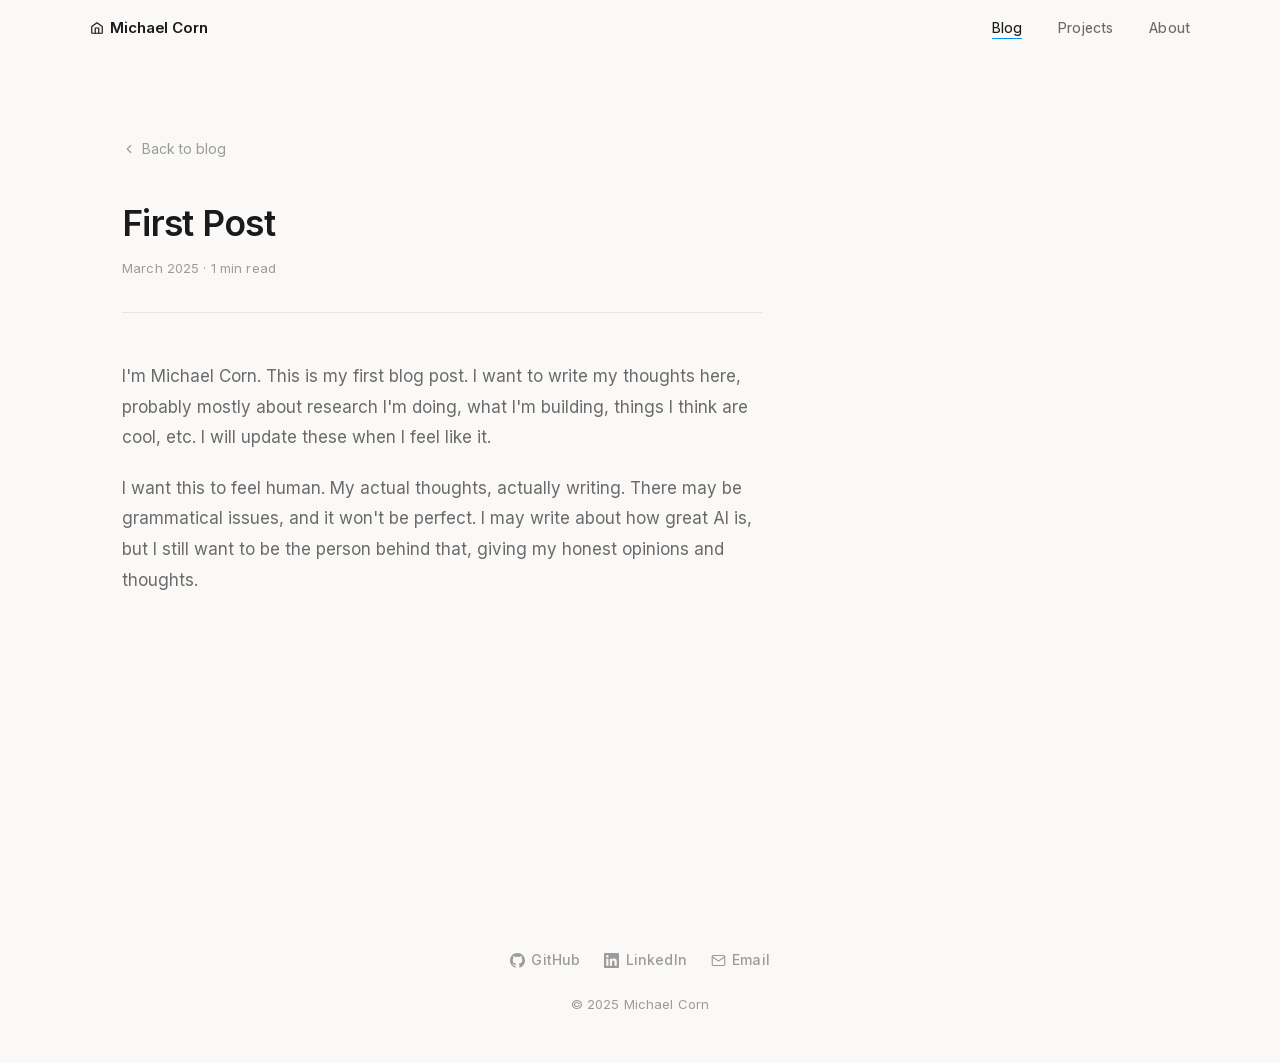
<file: posts/first-post.html>
<!DOCTYPE html>
<html lang="en">
<head>
  <meta charset="UTF-8" />
  <meta name="viewport" content="width=device-width, initial-scale=1.0" />
  <title>First Post — Michael Corn</title>
  <meta name="description" content="Intro to my blog posts and what the future holds." />
  <link rel="icon" type="image/png" href="/favicon.png" />
  <link rel="stylesheet" href="../style.css" />
</head>
<body>

  <!-- Navigation -->
  <nav class="nav scrolled" id="nav">
    <div class="nav-inner">
      <a href="../index.html" class="nav-wordmark"><svg width="14" height="14" viewBox="0 0 24 24" fill="none" stroke="currentColor" stroke-width="2" stroke-linecap="round" stroke-linejoin="round"><path d="M3 9.5L12 3l9 6.5V20a1 1 0 01-1 1H4a1 1 0 01-1-1V9.5z"/><polyline points="9 21 9 12 15 12 15 21"/></svg>Michael Corn</a>
      <ul class="nav-links">
        <li><a href="../blog.html" class="active">Blog</a></li>
        <li><a href="../projects.html">Projects</a></li>
        <li><a href="../about.html">About</a></li>
      </ul>
    </div>
  </nav>

  <main class="page">
    <div class="section">
      <div class="post-wrap">

        <a class="post-back" href="../blog.html">
          <svg width="14" height="14" viewBox="0 0 24 24" fill="none" stroke="currentColor" stroke-width="2" stroke-linecap="round" stroke-linejoin="round"><polyline points="15 18 9 12 15 6"/></svg>
          Back to blog
        </a>

        <header class="post-header">
          <h1 class="post-title">First Post</h1>
          <p class="post-meta">March 2025 &middot; 1 min read</p>
        </header>

        <div class="post-body">
          <p>
            I'm Michael Corn. This is my first blog post. I want to write my thoughts here, probably mostly about research I'm doing, what I'm building, things I think are cool, etc. I will update these when I feel like it.
          </p>

          <p>
            I want this to feel human. My actual thoughts, actually writing. There may be grammatical issues, and it won't be perfect. I may write about how great AI is, but I still want to be the person behind that, giving my honest opinions and thoughts.
          </p>
        </div>

      </div>
    </div>
  </main>

  <footer>
    <div class="footer-links">
      <a class="social-link" href="https://github.com/mcorn02" target="_blank" rel="noopener noreferrer">
        <svg width="15" height="15" viewBox="0 0 24 24" fill="currentColor"><path d="M12 0C5.374 0 0 5.373 0 12c0 5.302 3.438 9.8 8.207 11.387.599.111.793-.261.793-.577v-2.234c-3.338.726-4.033-1.416-4.033-1.416-.546-1.387-1.333-1.756-1.333-1.756-1.089-.745.083-.729.083-.729 1.205.084 1.839 1.237 1.839 1.237 1.07 1.834 2.807 1.304 3.492.997.107-.775.418-1.305.762-1.604-2.665-.305-5.467-1.334-5.467-5.931 0-1.311.469-2.381 1.236-3.221-.124-.303-.535-1.524.117-3.176 0 0 1.008-.322 3.301 1.23A11.509 11.509 0 0112 5.803c1.02.005 2.047.138 3.006.404 2.291-1.552 3.297-1.23 3.297-1.23.653 1.653.242 2.874.118 3.176.77.84 1.235 1.911 1.235 3.221 0 4.609-2.807 5.624-5.479 5.921.43.372.823 1.102.823 2.222v3.293c0 .319.192.694.801.576C20.566 21.797 24 17.3 24 12c0-6.627-5.373-12-12-12z"/></svg>
        GitHub
      </a>
      <a class="social-link" href="https://linkedin.com/in/michael-corn" target="_blank" rel="noopener noreferrer">
        <svg width="15" height="15" viewBox="0 0 24 24" fill="currentColor"><path d="M20.447 20.452h-3.554v-5.569c0-1.328-.027-3.037-1.852-3.037-1.853 0-2.136 1.445-2.136 2.939v5.667H9.351V9h3.414v1.561h.046c.477-.9 1.637-1.85 3.37-1.85 3.601 0 4.267 2.37 4.267 5.455v6.286zM5.337 7.433a2.062 2.062 0 01-2.063-2.065 2.064 2.064 0 112.063 2.065zm1.782 13.019H3.555V9h3.564v11.452zM22.225 0H1.771C.792 0 0 .774 0 1.729v20.542C0 23.227.792 24 1.771 24h20.451C23.2 24 24 23.227 24 22.271V1.729C24 .774 23.2 0 22.222 0h.003z"/></svg>
        LinkedIn
      </a>
      <a class="social-link" href="mailto:michaelcorn02@gmail.com">
        <svg width="15" height="15" viewBox="0 0 24 24" fill="none" stroke="currentColor" stroke-width="1.8" stroke-linecap="round" stroke-linejoin="round"><path d="M4 4h16c1.1 0 2 .9 2 2v12c0 1.1-.9 2-2 2H4c-1.1 0-2-.9-2-2V6c0-1.1.9-2 2-2z"/><polyline points="22,6 12,13 2,6"/></svg>
        Email
      </a>
    </div>
    <span>&copy; 2025 Michael Corn</span>
  </footer>

  <script>
    const nav = document.getElementById('nav');
    window.addEventListener('scroll', () => {
      nav.classList.toggle('scrolled', window.scrollY > 10);
    });
  </script>

  <script type="speculationrules">
{"prerender":[{"urls":["../index.html"]}]}
</script>

</body>
</html>
</file>
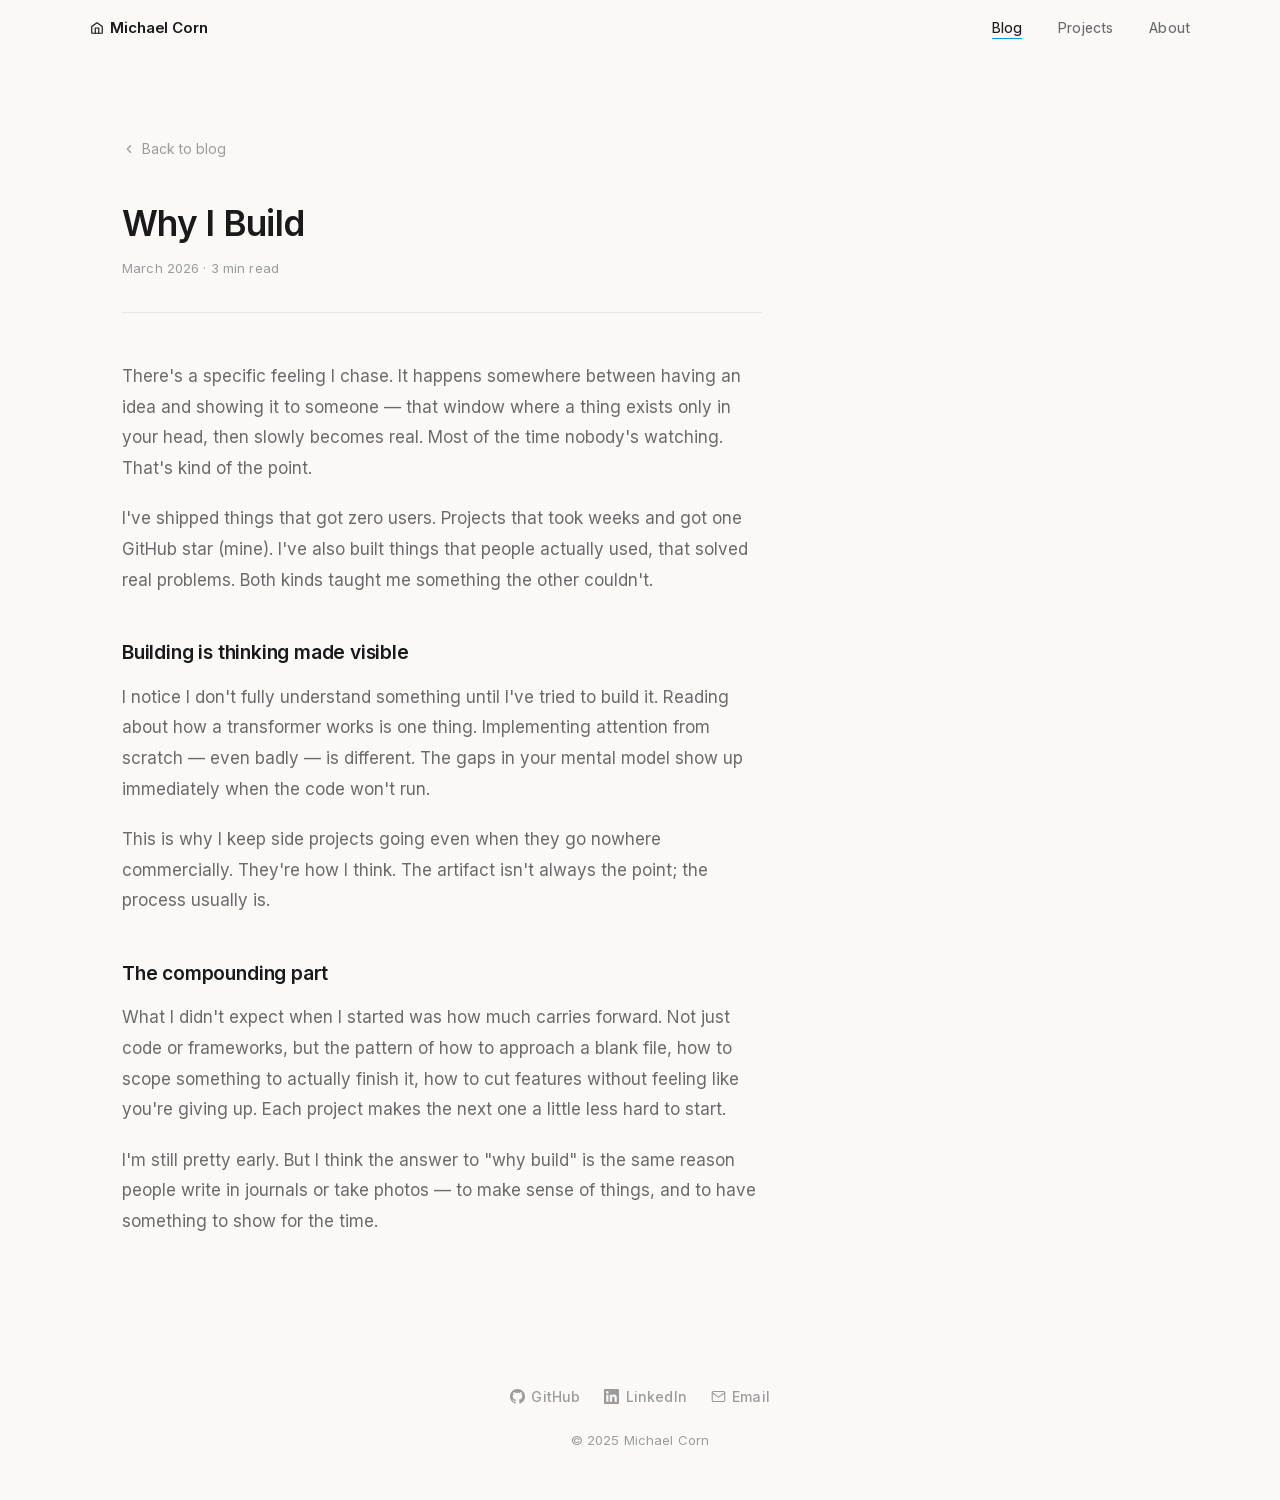
<file: posts/why-i-build.html>
<!DOCTYPE html>
<html lang="en">
<head>
  <meta charset="UTF-8" />
  <meta name="viewport" content="width=device-width, initial-scale=1.0" />
  <title>Why I Build — Michael Corn</title>
  <meta name="description" content="A reflection on what drives me to keep shipping things, even when nobody's watching." />
  <link rel="icon" type="image/png" href="/favicon.png" />
  <link rel="stylesheet" href="../style.css" />
</head>
<body>

  <!-- Navigation -->
  <nav class="nav scrolled" id="nav">
    <div class="nav-inner">
      <a href="../index.html" class="nav-wordmark"><svg width="14" height="14" viewBox="0 0 24 24" fill="none" stroke="currentColor" stroke-width="2" stroke-linecap="round" stroke-linejoin="round"><path d="M3 9.5L12 3l9 6.5V20a1 1 0 01-1 1H4a1 1 0 01-1-1V9.5z"/><polyline points="9 21 9 12 15 12 15 21"/></svg>Michael Corn</a>
      <ul class="nav-links">
        <li><a href="../blog.html" class="active">Blog</a></li>
        <li><a href="../projects.html">Projects</a></li>
        <li><a href="../about.html">About</a></li>
      </ul>
    </div>
  </nav>

  <main class="page">
    <div class="section">
      <div class="post-wrap">

        <a class="post-back" href="../blog.html">
          <svg width="14" height="14" viewBox="0 0 24 24" fill="none" stroke="currentColor" stroke-width="2" stroke-linecap="round" stroke-linejoin="round"><polyline points="15 18 9 12 15 6"/></svg>
          Back to blog
        </a>

        <header class="post-header">
          <h1 class="post-title">Why I Build</h1>
          <p class="post-meta">March 2026 &middot; 3 min read</p>
        </header>

        <div class="post-body">
          <p>
            There's a specific feeling I chase. It happens somewhere between having an idea and showing it to someone — that window where a thing exists only in your head, then slowly becomes real. Most of the time nobody's watching. That's kind of the point.
          </p>

          <p>
            I've shipped things that got zero users. Projects that took weeks and got one GitHub star (mine). I've also built things that people actually used, that solved real problems. Both kinds taught me something the other couldn't.
          </p>

          <h2>Building is thinking made visible</h2>

          <p>
            I notice I don't fully understand something until I've tried to build it. Reading about how a transformer works is one thing. Implementing attention from scratch — even badly — is different. The gaps in your mental model show up immediately when the code won't run.
          </p>

          <p>
            This is why I keep side projects going even when they go nowhere commercially. They're how I think. The artifact isn't always the point; the process usually is.
          </p>

          <h2>The compounding part</h2>

          <p>
            What I didn't expect when I started was how much carries forward. Not just code or frameworks, but the pattern of how to approach a blank file, how to scope something to actually finish it, how to cut features without feeling like you're giving up. Each project makes the next one a little less hard to start.
          </p>

          <p>
            I'm still pretty early. But I think the answer to "why build" is the same reason people write in journals or take photos — to make sense of things, and to have something to show for the time.
          </p>
        </div>

      </div>
    </div>
  </main>

  <footer>
    <div class="footer-links">
      <a class="social-link" href="https://github.com/mcorn02" target="_blank" rel="noopener noreferrer">
        <svg width="15" height="15" viewBox="0 0 24 24" fill="currentColor"><path d="M12 0C5.374 0 0 5.373 0 12c0 5.302 3.438 9.8 8.207 11.387.599.111.793-.261.793-.577v-2.234c-3.338.726-4.033-1.416-4.033-1.416-.546-1.387-1.333-1.756-1.333-1.756-1.089-.745.083-.729.083-.729 1.205.084 1.839 1.237 1.839 1.237 1.07 1.834 2.807 1.304 3.492.997.107-.775.418-1.305.762-1.604-2.665-.305-5.467-1.334-5.467-5.931 0-1.311.469-2.381 1.236-3.221-.124-.303-.535-1.524.117-3.176 0 0 1.008-.322 3.301 1.23A11.509 11.509 0 0112 5.803c1.02.005 2.047.138 3.006.404 2.291-1.552 3.297-1.23 3.297-1.23.653 1.653.242 2.874.118 3.176.77.84 1.235 1.911 1.235 3.221 0 4.609-2.807 5.624-5.479 5.921.43.372.823 1.102.823 2.222v3.293c0 .319.192.694.801.576C20.566 21.797 24 17.3 24 12c0-6.627-5.373-12-12-12z"/></svg>
        GitHub
      </a>
      <a class="social-link" href="https://linkedin.com/in/michael-corn" target="_blank" rel="noopener noreferrer">
        <svg width="15" height="15" viewBox="0 0 24 24" fill="currentColor"><path d="M20.447 20.452h-3.554v-5.569c0-1.328-.027-3.037-1.852-3.037-1.853 0-2.136 1.445-2.136 2.939v5.667H9.351V9h3.414v1.561h.046c.477-.9 1.637-1.85 3.37-1.85 3.601 0 4.267 2.37 4.267 5.455v6.286zM5.337 7.433a2.062 2.062 0 01-2.063-2.065 2.064 2.064 0 112.063 2.065zm1.782 13.019H3.555V9h3.564v11.452zM22.225 0H1.771C.792 0 0 .774 0 1.729v20.542C0 23.227.792 24 1.771 24h20.451C23.2 24 24 23.227 24 22.271V1.729C24 .774 23.2 0 22.222 0h.003z"/></svg>
        LinkedIn
      </a>
      <a class="social-link" href="mailto:michaelcorn02@gmail.com">
        <svg width="15" height="15" viewBox="0 0 24 24" fill="none" stroke="currentColor" stroke-width="1.8" stroke-linecap="round" stroke-linejoin="round"><path d="M4 4h16c1.1 0 2 .9 2 2v12c0 1.1-.9 2-2 2H4c-1.1 0-2-.9-2-2V6c0-1.1.9-2 2-2z"/><polyline points="22,6 12,13 2,6"/></svg>
        Email
      </a>
    </div>
    <span>&copy; 2025 Michael Corn</span>
  </footer>

  <script>
    const nav = document.getElementById('nav');
    window.addEventListener('scroll', () => {
      nav.classList.toggle('scrolled', window.scrollY > 10);
    });
  </script>

  <script type="speculationrules">
{"prerender":[{"urls":["../index.html"]}]}
</script>

</body>
</html>
</file>
<file: style.css>
/* ============================================================
   Michael Corn — Portfolio
   Design: Minimalist, warm off-white, dusty blue accent
   Font: Inter (self-hosted)
   ============================================================ */

/* ── Fonts ───────────────────────────────────────────────── */

@font-face {
  font-family: 'Inter';
  font-style: normal;
  font-weight: 300 700;
  font-display: swap;
  src: url('fonts/inter-latin-ext.woff2') format('woff2');
  unicode-range: U+0100-02BA, U+02BD-02C5, U+02C7-02CC, U+02CE-02D7, U+02DD-02FF, U+0304, U+0308, U+0329, U+1D00-1DBF, U+1E00-1E9F, U+1EF2-1EFF, U+2020, U+20A0-20AB, U+20AD-20C0, U+2113, U+2C60-2C7F, U+A720-A7FF;
}

@font-face {
  font-family: 'Inter';
  font-style: normal;
  font-weight: 300 700;
  font-display: swap;
  src: url('fonts/inter-latin.woff2') format('woff2');
  unicode-range: U+0000-00FF, U+0131, U+0152-0153, U+02BB-02BC, U+02C6, U+02DA, U+02DC, U+0304, U+0308, U+0329, U+2000-206F, U+20AC, U+2122, U+2191, U+2193, U+2212, U+2215, U+FEFF, U+FFFD;
}


/* ── Reset & Base ────────────────────────────────────────── */

*, *::before, *::after {
  box-sizing: border-box;
  margin: 0;
  padding: 0;
}

:root {
  --bg:          #FAF9F7;
  --surface:     rgba(250, 249, 247, 0.82);
  --text-head:   #1A1A1A;
  --text-body:   #6B6B6B;
  --text-muted:  #9B9B9B;
  --accent:      #0091ff;
  --accent-soft: rgba(0, 145, 255, 0.10);
  --border:      rgba(0, 0, 0, 0.08);
  --radius:      10px;
  --nav-h:       56px;
  --max-w:       1100px;
  --max-w-prose: 640px;
}

html {
  scroll-behavior: smooth;
}

body {
  font-family: 'Inter', -apple-system, BlinkMacSystemFont, sans-serif;
  background-color: var(--bg);
  color: var(--text-body);
  font-size: 17px;
  line-height: 1.75;
  -webkit-font-smoothing: antialiased;
  min-height: 100vh;
}

a {
  color: inherit;
  text-decoration: none;
}

img {
  display: block;
  max-width: 100%;
}

/* ── Navigation ──────────────────────────────────────────── */

.nav {
  position: fixed;
  top: 0;
  left: 0;
  right: 0;
  height: var(--nav-h);
  z-index: 100;
  display: flex;
  align-items: center;
  padding: 0 2rem;
  background: transparent;
}

.nav-inner {
  width: 100%;
  max-width: var(--max-w);
  margin: 0 auto;
  display: flex;
  align-items: center;
  justify-content: space-between;
}

.nav-wordmark {
  font-size: 15px;
  font-weight: 600;
  letter-spacing: -0.01em;
  color: var(--text-head);
  transition: opacity 0.2s;
  display: flex;
  align-items: center;
  gap: 0.4rem;
}

.nav-wordmark:hover {
  opacity: 0.6;
}

.nav-wordmark svg {
  flex-shrink: 0;
}

.nav-links {
  display: flex;
  gap: 2.25rem;
  list-style: none;
}

.nav-links a {
  font-size: 14px;
  font-weight: 450;
  color: var(--text-body);
  letter-spacing: 0.01em;
  transition: color 0.2s;
  position: relative;
}

.nav-links a:hover,
.nav-links a.active {
  color: var(--text-head);
}

.nav-links a.active::after {
  content: '';
  position: absolute;
  bottom: -3px;
  left: 0;
  right: 0;
  height: 1.5px;
  background: var(--accent);
  border-radius: 2px;
}

/* ── Page wrapper ────────────────────────────────────────── */

.page {
  padding-top: var(--nav-h);
  min-height: 100vh;
}

/* ── Hero (index) ────────────────────────────────────────── */

.hero {
  position: relative;
  display: flex;
  align-items: center;
  justify-content: center;
  min-height: 100vh;
  text-align: center;
  overflow: hidden;
  padding: 4rem 2rem;
  margin-top: calc(-1 * var(--nav-h));
}

/* Ambient blobs */
.blob-container {
  position: absolute;
  inset: 0;
  pointer-events: none;
  overflow: hidden;
}

.blob {
  position: absolute;
  border-radius: 50%;
  filter: blur(90px);
  opacity: 10.0;
  animation-timing-function: ease-in-out;
  animation-iteration-count: infinite;
  animation-direction: alternate;
}

.blob-1 {
  width: 480px;
  height: 480px;
  background: #008cff;
  top: -80px;
  left: -100px;
  animation: blob-drift-1 14s infinite alternate;
}

.blob-2 {
  width: 420px;
  height: 420px;
  background: #0091ff;
  bottom: -60px;
  right: -80px;
  animation: blob-drift-2 18s infinite alternate;
}

.blob-3 {
  width: 300px;
  height: 300px;
  background: #C9B99A;
  top: 40%;
  left: 55%;
  animation: blob-drift-3 22s infinite alternate;
}

@keyframes blob-drift-1 {
  0%   { transform: translate(0, 0) scale(1); }
  50%  { transform: translate(60px, 40px) scale(1.08); }
  100% { transform: translate(20px, 80px) scale(0.95); }
}

@keyframes blob-drift-2 {
  0%   { transform: translate(0, 0) scale(1); }
  50%  { transform: translate(-50px, -30px) scale(1.1); }
  100% { transform: translate(-20px, -70px) scale(0.92); }
}

@keyframes blob-drift-3 {
  0%   { transform: translate(0, 0) scale(1); }
  50%  { transform: translate(30px, -50px) scale(1.05); }
  100% { transform: translate(-40px, 20px) scale(0.96); }
}

.blob-text-1 {
  width: 560px;
  height: 560px;
  background: #94BAD0;
  top: 50%;
  left: 50%;
  transform: translate(-58%, -52%);
  filter: blur(100px);
  opacity: 0.5;
  animation: blob-drift-text-1 16s infinite alternate;
}

.blob-text-2 {
  width: 400px;
  height: 400px;
  background: #AECFE0;
  top: 50%;
  left: 50%;
  transform: translate(-38%, -44%);
  filter: blur(90px);
  opacity: 0.4;
  animation: blob-drift-text-2 20s infinite alternate;
}

@keyframes blob-drift-text-1 {
  0%   { transform: translate(-65%, -60%) scale(1); }
  50%  { transform: translate(-60%, -55%) scale(1.06); }
  100% { transform: translate(-70%, -65%) scale(0.97); }
}

@keyframes blob-drift-text-2 {
  0%   { transform: translate(-30%, -35%) scale(1); }
  50%  { transform: translate(-35%, -40%) scale(1.08); }
  100% { transform: translate(-25%, -30%) scale(0.95); }
}

.hero::after {
  content: '';
  position: absolute;
  bottom: 0;
  left: 0;
  right: 0;
  height: 220px;
  background: linear-gradient(to bottom, transparent, var(--bg));
  z-index: 0;
  pointer-events: none;
}

.hero-content {
  position: relative;
  z-index: 2;
}

.hero-greeting {
  font-size: clamp(2.8rem, 6vw, 4.5rem);
  font-weight: 700;
  color: var(--text-head);
  letter-spacing: -0.03em;
  line-height: 1.1;
  margin-bottom: 1.1rem;
}

.hero-sub {
  font-size: clamp(1rem, 2vw, 1.2rem);
  font-weight: 400;
  color: var(--text-body);
  letter-spacing: 0.01em;
}

.hero-links {
  display: flex;
  gap: 1rem;
  justify-content: center;
  margin-top: 2.5rem;
}

.hero-link {
  padding: 0.65rem 1.5rem;
  border: 1px solid var(--border);
  border-radius: 999px;
  font-size: 0.9rem;
  font-weight: 500;
  color: var(--text-head);
  text-decoration: none;
  background: rgba(255, 255, 255, 0.6);
  backdrop-filter: blur(8px);
  transition: border-color 0.2s, color 0.2s, background 0.2s;
}

.hero-link:hover {
  border-color: var(--accent);
  color: var(--accent);
  background: rgba(255, 255, 255, 0.85);
}

.hero-accent-dot {
  display: inline-block;
  width: 6px;
  height: 6px;
  background: var(--accent);
  border-radius: 50%;
  margin-left: 2px;
  vertical-align: middle;
  position: relative;
  top: -2px;
}

/* ── Intro Section (index) ───────────────────────────────── */

.intro-section {
  padding: 5rem 2rem;
}

.intro-wrap {
  max-width: var(--max-w-prose);
  margin: 0 auto;
  display: flex;
  flex-direction: column;
  align-items: flex-start;
  gap: 2rem;
}

.intro-bio {
  font-size: clamp(1rem, 1.8vw, 1.15rem);
  color: var(--text-body);
  line-height: 1.75;
}

.intro-cta {
  display: inline-block;
  padding: 0.65rem 1.5rem;
  background: var(--accent);
  color: #fff;
  border-radius: 999px;
  font-size: 0.9rem;
  font-weight: 500;
  text-decoration: none;
  transition: opacity 0.2s;
}

.intro-cta:hover {
  opacity: 0.85;
}

/* ── Section layout ──────────────────────────────────────── */

.section {
  max-width: var(--max-w);
  margin: 0 auto;
  padding: 5rem 2rem;
}

.section-label {
  font-size: 11px;
  font-weight: 600;
  letter-spacing: 0.12em;
  text-transform: uppercase;
  color: var(--accent);
  margin-bottom: 2.5rem;
}

.section-title {
  font-size: clamp(1.8rem, 3vw, 2.5rem);
  font-weight: 700;
  color: var(--text-head);
  letter-spacing: -0.02em;
  margin-bottom: 3rem;
  line-height: 1.2;
}

/* ── Projects Grid ───────────────────────────────────────── */

.projects-grid {
  display: flex;
  flex-direction: column;
}

.project-card {
  display: flex;
  flex-direction: column;
  gap: 0.75rem;
  padding: 2rem 0 2rem 1.25rem;
  border-bottom: 1px solid var(--border);
  border-left: 3px solid transparent;
  text-decoration: none;
  transition: padding-left 0.2s ease, border-left-color 0.2s ease;
}

.project-card:first-child {
  border-top: 1px solid var(--border);
}

.project-card:hover {
  padding-left: 1.65rem;
  border-left-color: var(--accent);
}

.project-card-header {
  display: flex;
  align-items: flex-start;
  justify-content: space-between;
  gap: 1rem;
}

.project-name {
  font-size: 1.05rem;
  font-weight: 600;
  color: var(--text-head);
  letter-spacing: -0.01em;
  line-height: 1.3;
}

.project-link-icon {
  flex-shrink: 0;
  color: var(--text-muted);
  transition: color 0.2s;
  margin-top: 2px;
}

.project-card:hover .project-link-icon {
  color: var(--accent);
}

.project-card:hover .project-name {
  color: var(--accent);
  transition: color 0.2s;
}

.project-desc {
  font-size: 15px;
  color: var(--text-body);
  line-height: 1.65;
}

.project-tags {
  display: flex;
  flex-wrap: wrap;
  gap: 0.5rem;
  margin-top: 0.5rem;
}

.tag {
  font-size: 10px;
  font-weight: 600;
  letter-spacing: 0.1em;
  text-transform: uppercase;
  color: var(--accent);
  background: var(--accent-soft);
  padding: 3px 8px;
  border-radius: 4px;
}

/* ── Blog List ───────────────────────────────────────────── */

.blog-list {
  display: flex;
  flex-direction: column;
}

.blog-post {
  display: flex;
  flex-direction: column;
  gap: 0.35rem;
  padding: 2rem 0;
  border-bottom: 1px solid var(--border);
  text-decoration: none;
  transition: padding-left 0.2s ease;
}

.blog-post:first-child {
  border-top: 1px solid var(--border);
}

.blog-post:hover {
  padding-left: 0.4rem;
}

.blog-post-title {
  font-size: 1.1rem;
  font-weight: 500;
  color: var(--text-head);
  letter-spacing: -0.01em;
  line-height: 1.4;
  transition: color 0.2s;
}

.blog-post:hover .blog-post-title {
  color: var(--accent);
}

.blog-post-meta {
  font-size: 13px;
  color: var(--text-muted);
  letter-spacing: 0.01em;
}

.blog-post-desc {
  font-size: 15px;
  color: var(--text-body);
  margin-top: 0.15rem;
}

.blog-empty {
  padding: 4rem 0;
  color: var(--text-muted);
  font-size: 15px;
  font-style: italic;
  border-top: 1px solid var(--border);
  border-bottom: 1px solid var(--border);
}

/* ── Blog Post ───────────────────────────────────────────── */

.post-wrap {
  max-width: var(--max-w-prose);
}

.post-header {
  margin-bottom: 3rem;
  padding-bottom: 2rem;
  border-bottom: 1px solid var(--border);
}

.post-title {
  font-size: clamp(1.6rem, 4vw, 2.2rem);
  font-weight: 600;
  color: var(--text-head);
  letter-spacing: -0.02em;
  line-height: 1.25;
  margin-bottom: 0.75rem;
}

.post-meta {
  font-size: 13px;
  color: var(--text-muted);
  letter-spacing: 0.01em;
}

.post-body {
  color: var(--text-body);
  font-size: 17px;
  line-height: 1.8;
}

.post-body h2 {
  font-size: 1.2rem;
  font-weight: 600;
  color: var(--text-head);
  letter-spacing: -0.01em;
  margin: 2.5rem 0 0.75rem;
}

.post-body p {
  margin-bottom: 1.25rem;
}

.post-body a {
  color: var(--accent);
  text-decoration: underline;
  text-underline-offset: 3px;
}

.post-back {
  display: inline-flex;
  align-items: center;
  gap: 0.4rem;
  font-size: 14px;
  color: var(--text-muted);
  margin-bottom: 2.5rem;
  transition: color 0.2s;
}

.post-back:hover {
  color: var(--text-head);
}

/* ── About ───────────────────────────────────────────────── */

.about-wrap {
  max-width: var(--max-w-prose);
  margin: 0 auto;
  padding: 5rem 2rem;
}

.about-photo {
  width: 96px;
  height: 96px;
  border-radius: 50%;
  object-fit: cover;
  filter: grayscale(20%);
  margin-bottom: 2.5rem;
  border: 1px solid var(--border);
}

.about-photo-placeholder {
  width: 96px;
  height: 96px;
  border-radius: 50%;
  background: var(--accent-soft);
  border: 1px solid rgba(123, 155, 181, 0.2);
  margin-bottom: 2.5rem;
  display: flex;
  align-items: center;
  justify-content: center;
  font-size: 28px;
  font-weight: 700;
  color: var(--accent);
  letter-spacing: -0.02em;
}

.about-name {
  font-size: 2rem;
  font-weight: 700;
  color: var(--text-head);
  letter-spacing: -0.025em;
  margin-bottom: 0.4rem;
}

.about-title {
  font-size: 15px;
  color: var(--text-muted);
  margin-bottom: 2.5rem;
  letter-spacing: 0.01em;
}

.about-bio {
  font-size: 17px;
  color: var(--text-body);
  line-height: 1.8;
  margin-bottom: 3.5rem;
}

.about-bio p + p {
  margin-top: 1.25rem;
}

/* Experience section on about page */
.experience-section {
  margin-top: 3rem;
}

.experience-label {
  font-size: 11px;
  font-weight: 600;
  letter-spacing: 0.12em;
  text-transform: uppercase;
  color: var(--accent);
  margin-bottom: 1.75rem;
}

.experience-item {
  padding: 1.75rem 0;
  border-top: 1px solid var(--border);
}

.experience-item:last-child {
  border-bottom: 1px solid var(--border);
}

.experience-header {
  display: flex;
  align-items: baseline;
  justify-content: space-between;
  gap: 1rem;
  margin-bottom: 0.3rem;
  flex-wrap: wrap;
}

.experience-role {
  font-size: 16px;
  font-weight: 600;
  color: var(--text-head);
  letter-spacing: -0.01em;
}

.experience-company {
  font-size: 14px;
  font-weight: 500;
  color: var(--accent);
}

.experience-date {
  font-size: 13px;
  color: var(--text-muted);
  white-space: nowrap;
}

.experience-bullets {
  list-style: none;
  margin-top: 0.85rem;
  display: flex;
  flex-direction: column;
  gap: 0.55rem;
}

.experience-bullets li {
  font-size: 15px;
  color: var(--text-body);
  line-height: 1.65;
  padding-left: 1.1rem;
  position: relative;
}

.experience-bullets li::before {
  content: '—';
  position: absolute;
  left: 0;
  color: var(--text-muted);
  font-size: 12px;
  top: 3px;
}

/* Social links */
.social-links {
  display: flex;
  gap: 1.5rem;
  margin-top: 3rem;
  flex-wrap: wrap;
}

.social-link {
  font-size: 14px;
  font-weight: 500;
  color: var(--text-muted);
  letter-spacing: 0.01em;
  transition: color 0.2s;
  display: flex;
  align-items: center;
  gap: 0.4rem;
}

.social-link:hover {
  color: var(--accent);
}

/* ── Footer ──────────────────────────────────────────────── */

footer {
  text-align: center;
  padding: 3rem 2rem;
  font-size: 13px;
  color: var(--text-muted);
  letter-spacing: 0.01em;
  display: flex;
  flex-direction: column;
  align-items: center;
  gap: 1.25rem;
}

.footer-links {
  display: flex;
  flex-direction: row;
  gap: 1.5rem;
  flex-wrap: wrap;
  justify-content: center;
  align-items: center;
}

/* ── Responsive ──────────────────────────────────────────── */

@media (max-width: 720px) {
  .nav {
    padding: 0 1.25rem;
  }

  .nav-links {
    gap: 1.5rem;
  }

  .projects-grid {
    grid-template-columns: 1fr;
  }

  .section {
    padding: 3.5rem 1.25rem;
  }

  .about-wrap {
    padding: 3.5rem 1.25rem;
  }

  .experience-header {
    flex-direction: column;
    gap: 0.15rem;
  }

  .intro-section {
    padding: 3.5rem 1.25rem;
  }

  .blob-1 {
    width: 320px;
    height: 320px;
  }

  .blob-2 {
    width: 280px;
    height: 280px;
  }

  .blob-3 {
    display: none;
  }
}

/* ── View Transitions ─────────────────────────────────── */

@view-transition {
  navigation: auto;
}

::view-transition-old(root),
::view-transition-new(root) {
  animation-duration: 150ms;
  animation-timing-function: ease-in-out;
}
</file>
<file: assets/css/noscript.css>
/*
	Solid State by HTML5 UP
	html5up.net | @ajlkn
	Free for personal and commercial use under the CCA 3.0 license (html5up.net/license)
*/

/* Banner */

	body.is-preload #banner .logo {
		-moz-transform: none;
		-webkit-transform: none;
		-ms-transform: none;
		transform: none;
		opacity: 1;
	}

	body.is-preload #banner h2 {
		opacity: 1;
		-moz-transform: none;
		-webkit-transform: none;
		-ms-transform: none;
		transform: none;
		-moz-filter: none;
		-webkit-filter: none;
		-ms-filter: none;
		filter: none;
	}

	body.is-preload #banner p {
		opacity: 01;
		-moz-transform: none;
		-webkit-transform: none;
		-ms-transform: none;
		transform: none;
		-moz-filter: none;
		-webkit-filter: none;
		-ms-filter: none;
		filter: none;
	}
</file>
<file: assets/css/main.css>
@import url(fontawesome-all.min.css);
@import url("https://fonts.googleapis.com/css?family=Raleway:200,700|Source+Sans+Pro:300,600,300italic,600italic");

/*
	Solid State by HTML5 UP
	html5up.net | @ajlkn
	Free for personal and commercial use under the CCA 3.0 license (html5up.net/license)
*/

html, body, div, span, applet, object,
iframe, h1, h2, h3, h4, h5, h6, p, blockquote,
pre, a, abbr, acronym, address, big, cite,
code, del, dfn, em, img, ins, kbd, q, s, samp,
small, strike, strong, sub, sup, tt, var, b,
u, i, center, dl, dt, dd, ol, ul, li, fieldset,
form, label, legend, table, caption, tbody,
tfoot, thead, tr, th, td, article, aside,
canvas, details, embed, figure, figcaption,
footer, header, hgroup, menu, nav, output, ruby,
section, summary, time, mark, audio, video {
	margin: 0;
	padding: 0;
	border: 0;
	font-size: 100%;
	font: inherit;
	vertical-align: baseline;}

article, aside, details, figcaption, figure,
footer, header, hgroup, menu, nav, section {
	display: block;}

body {
	line-height: 1;
}

ol, ul {
	list-style: none;
}

blockquote, q {
	quotes: none;
}

	blockquote:before, blockquote:after, q:before, q:after {
		content: '';
		content: none;
	}

table {
	border-collapse: collapse;
	border-spacing: 0;
}

body {
	-webkit-text-size-adjust: none;
}

mark {
	background-color: transparent;
	color: inherit;
}

input::-moz-focus-inner {
	border: 0;
	padding: 0;
}

input, select, textarea {
	-moz-appearance: none;
	-webkit-appearance: none;
	-ms-appearance: none;
	appearance: none;
}

/* Basic */

	@-ms-viewport {
		width: device-width;
	}

	body {
		-ms-overflow-style: scrollbar;
	}

	@media screen and (max-width: 480px) {

		html, body {
			min-width: 320px;
		}

	}

	html {
		box-sizing: border-box;
	}

	*, *:before, *:after {
		box-sizing: inherit;
	}

	body {
		background-color: #2e3141;
		background-image: linear-gradient(to top, rgba(46, 49, 65, 0.8), rgba(46, 49, 65, 0.8)), url("../../images/bg.jpg");
		background-size: auto, cover;
		background-attachment: fixed, fixed;
		background-position: center, center;
	}

		body.is-preload *, body.is-preload *:before, body.is-preload *:after {
			-moz-animation: none !important;
			-webkit-animation: none !important;
			-ms-animation: none !important;
			animation: none !important;
			-moz-transition: none !important;
			-webkit-transition: none !important;
			-ms-transition: none !important;
			transition: none !important;
		}

/* Type */

	body, input, select, textarea {
		color: #ffffff;
		font-family: "Source Sans Pro", Helvetica, sans-serif;
		font-size: 16.5pt;
		font-weight: 300;
		line-height: 1.65;
	}

		@media screen and (max-width: 1680px) {

			body, input, select, textarea {
				font-size: 13pt;
			}

		}

		@media screen and (max-width: 1280px) {

			body, input, select, textarea {
				font-size: 12pt;
			}

		}

		@media screen and (max-width: 980px) {

			body, input, select, textarea {
				font-size: 12pt;
			}

		}

		@media screen and (max-width: 736px) {

			body, input, select, textarea {
				font-size: 12pt;
			}

		}

		@media screen and (max-width: 480px) {

			body, input, select, textarea {
				font-size: 12pt;
			}

		}

	a {
		-moz-transition: color 0.2s ease-in-out, border-bottom-color 0.2s ease-in-out;
		-webkit-transition: color 0.2s ease-in-out, border-bottom-color 0.2s ease-in-out;
		-ms-transition: color 0.2s ease-in-out, border-bottom-color 0.2s ease-in-out;
		transition: color 0.2s ease-in-out, border-bottom-color 0.2s ease-in-out;
		border-bottom: dotted 1px rgba(255, 255, 255, 0.35);
		color: #ffffff;
		text-decoration: none;
	}

		a:hover {
			border-bottom-color: transparent;
			color: #ffffff !important;
		}

		a.special:not(.button) {
			text-decoration: none;
			border-bottom: 0;
			display: block;
			font-family: Raleway, Helvetica, sans-serif;
			font-size: 0.8em;
			font-weight: 700;
			letter-spacing: 0.1em;
			margin: 0 0 2em 0;
			text-transform: uppercase;
		}

			a.special:not(.button):before {
				-moz-osx-font-smoothing: grayscale;
				-webkit-font-smoothing: antialiased;
				display: inline-block;
				font-style: normal;
				font-variant: normal;
				text-rendering: auto;
				line-height: 1;
				text-transform: none !important;
				font-family: 'Font Awesome 5 Free';
				font-weight: 900;
			}

			a.special:not(.button):before {
				-moz-transition: background-color 0.2s ease-in-out;
				-webkit-transition: background-color 0.2s ease-in-out;
				-ms-transition: background-color 0.2s ease-in-out;
				transition: background-color 0.2s ease-in-out;
				border-radius: 100%;
				border: solid 2px rgba(255, 255, 255, 0.125);
				content: '\f105';
				display: inline-block;
				font-size: 1.25em;
				height: 2em;
				line-height: 1.75em;
				margin-right: 0.85em;
				text-align: center;
				text-indent: 0.15em;
				vertical-align: middle;
				width: 2em;
			}

			a.special:not(.button):hover:before {
				background-color: rgba(255, 255, 255, 0.025);
			}

			a.special:not(.button):active:before {
				background-color: rgba(255, 255, 255, 0.075);
			}

	strong, b {
		color: #ffffff;
		font-weight: 600;
	}

	em, i {
		font-style: italic;
	}

	p {
		margin: 0 0 2em 0;
	}

	h1, h2, h3, h4, h5, h6 {
		color: #ffffff;
		font-family: Raleway, Helvetica, sans-serif;
		font-weight: 700;
		letter-spacing: 0.1em;
		margin: 0 0 1em 0;
		text-transform: uppercase;
	}

		h1 a, h2 a, h3 a, h4 a, h5 a, h6 a {
			color: inherit;
			text-decoration: none;
			border-bottom: 0;
		}

		h1 span, h2 span, h3 span, h4 span, h5 span, h6 span {
			font-weight: 200;
		}

		h1.major, h2.major, h3.major, h4.major, h5.major, h6.major {
			padding-bottom: 1em;
			border-bottom: solid 2px rgba(255, 255, 255, 0.125);
		}

	h2 {
		font-size: 1.2em;
	}

	h3 {
		font-size: 0.9em;
	}

	h4 {
		font-size: 0.7em;
	}

	h5 {
		font-size: 0.7em;
	}

	h6 {
		font-size: 0.7em;
	}

	@media screen and (max-width: 736px) {

		h2 {
			font-size: 1em;
		}

		h3 {
			font-size: 0.8em;
		}

	}

	sub {
		font-size: 0.8em;
		position: relative;
		top: 0.5em;
	}

	sup {
		font-size: 0.8em;
		position: relative;
		top: -0.5em;
	}

	blockquote {
		border-left: solid 4px rgba(255, 255, 255, 0.125);
		font-style: italic;
		margin: 0 0 2em 0;
		padding: 0.5em 0 0.5em 2em;
	}

	code {
		background: rgba(255, 255, 255, 0.025);
		border-radius: 5px;
		border: solid 2px rgba(255, 255, 255, 0.125);
		font-family: "Courier New", monospace;
		font-size: 0.9em;
		margin: 0 0.25em;
		padding: 0.25em 0.65em;
	}

	pre {
		-webkit-overflow-scrolling: touch;
		font-family: "Courier New", monospace;
		font-size: 0.9em;
		margin: 0 0 2em 0;
	}

		pre code {
			display: block;
			line-height: 1.75em;
			padding: 1em 1.5em;
			overflow-x: auto;
		}

	hr {
		border: 0;
		border-bottom: solid 2px rgba(255, 255, 255, 0.125);
		margin: 2.5em 0;
	}

		hr.major {
			margin: 4em 0;
		}

	.align-left {
		text-align: left;
	}

	.align-center {
		text-align: center;
	}

	.align-right {
		text-align: right;
	}

/* Row */

	.row {
		display: flex;
		flex-wrap: wrap;
		box-sizing: border-box;
		align-items: stretch;
	}

		.row > * {
			box-sizing: border-box;
		}

		.row.gtr-uniform > * > :last-child {
			margin-bottom: 0;
		}

		.row.aln-left {
			justify-content: flex-start;
		}

		.row.aln-center {
			justify-content: center;
		}

		.row.aln-right {
			justify-content: flex-end;
		}

		.row.aln-top {
			align-items: flex-start;
		}

		.row.aln-middle {
			align-items: center;
		}

		.row.aln-bottom {
			align-items: flex-end;
		}

		.row > .imp {
			order: -1;
		}

		.row > .col-1 {
			width: 8.33333%;
		}

		.row > .off-1 {
			margin-left: 8.33333%;
		}

		.row > .col-2 {
			width: 16.66667%;
		}

		.row > .off-2 {
			margin-left: 16.66667%;
		}

		.row > .col-3 {
			width: 25%;
		}

		.row > .off-3 {
			margin-left: 25%;
		}

		.row > .col-4 {
			width: 33.33333%;
		}

		.row > .off-4 {
			margin-left: 33.33333%;
		}

		.row > .col-5 {
			width: 41.66667%;
		}

		.row > .off-5 {
			margin-left: 41.66667%;
		}

		.row > .col-6 {
			width: 50%;
		}

		.row > .off-6 {
			margin-left: 50%;
		}

		.row > .col-7 {
			width: 58.33333%;
		}

		.row > .off-7 {
			margin-left: 58.33333%;
		}

		.row > .col-8 {
			width: 66.66667%;
		}

		.row > .off-8 {
			margin-left: 66.66667%;
		}

		.row > .col-9 {
			width: 75%;
		}

		.row > .off-9 {
			margin-left: 75%;
		}

		.row > .col-10 {
			width: 83.33333%;
		}

		.row > .off-10 {
			margin-left: 83.33333%;
		}

		.row > .col-11 {
			width: 91.66667%;
		}

		.row > .off-11 {
			margin-left: 91.66667%;
		}

		.row > .col-12 {
			width: 100%;
		}

		.row > .off-12 {
			margin-left: 100%;
		}

		.row.gtr-0 {
			margin-top: 0;
			margin-left: 0em;
		}

			.row.gtr-0 > * {
				padding: 0 0 0 0em;
			}

			.row.gtr-0.gtr-uniform {
				margin-top: 0em;
			}

				.row.gtr-0.gtr-uniform > * {
					padding-top: 0em;
				}

		.row.gtr-25 {
			margin-top: 0;
			margin-left: -0.4375em;
		}

			.row.gtr-25 > * {
				padding: 0 0 0 0.4375em;
			}

			.row.gtr-25.gtr-uniform {
				margin-top: -0.4375em;
			}

				.row.gtr-25.gtr-uniform > * {
					padding-top: 0.4375em;
				}

		.row.gtr-50 {
			margin-top: 0;
			margin-left: -0.875em;
		}

			.row.gtr-50 > * {
				padding: 0 0 0 0.875em;
			}

			.row.gtr-50.gtr-uniform {
				margin-top: -0.875em;
			}

				.row.gtr-50.gtr-uniform > * {
					padding-top: 0.875em;
				}

		.row {
			margin-top: 0;
			margin-left: -1.75em;
		}

			.row > * {
				padding: 0 0 0 1.75em;
			}

			.row.gtr-uniform {
				margin-top: -1.75em;
			}

				.row.gtr-uniform > * {
					padding-top: 1.75em;
				}

		.row.gtr-150 {
			margin-top: 0;
			margin-left: -2.625em;
		}

			.row.gtr-150 > * {
				padding: 0 0 0 2.625em;
			}

			.row.gtr-150.gtr-uniform {
				margin-top: -2.625em;
			}

				.row.gtr-150.gtr-uniform > * {
					padding-top: 2.625em;
				}

		.row.gtr-200 {
			margin-top: 0;
			margin-left: -3.5em;
		}

			.row.gtr-200 > * {
				padding: 0 0 0 3.5em;
			}

			.row.gtr-200.gtr-uniform {
				margin-top: -3.5em;
			}

				.row.gtr-200.gtr-uniform > * {
					padding-top: 3.5em;
				}

		@media screen and (max-width: 1680px) {

			.row {
				display: flex;
				flex-wrap: wrap;
				box-sizing: border-box;
				align-items: stretch;
			}

				.row > * {
					box-sizing: border-box;
				}

				.row.gtr-uniform > * > :last-child {
					margin-bottom: 0;
				}

				.row.aln-left {
					justify-content: flex-start;
				}

				.row.aln-center {
					justify-content: center;
				}

				.row.aln-right {
					justify-content: flex-end;
				}

				.row.aln-top {
					align-items: flex-start;
				}

				.row.aln-middle {
					align-items: center;
				}

				.row.aln-bottom {
					align-items: flex-end;
				}

				.row > .imp-xlarge {
					order: -1;
				}

				.row > .col-1-xlarge {
					width: 8.33333%;
				}

				.row > .off-1-xlarge {
					margin-left: 8.33333%;
				}

				.row > .col-2-xlarge {
					width: 16.66667%;
				}

				.row > .off-2-xlarge {
					margin-left: 16.66667%;
				}

				.row > .col-3-xlarge {
					width: 25%;
				}

				.row > .off-3-xlarge {
					margin-left: 25%;
				}

				.row > .col-4-xlarge {
					width: 33.33333%;
				}

				.row > .off-4-xlarge {
					margin-left: 33.33333%;
				}

				.row > .col-5-xlarge {
					width: 41.66667%;
				}

				.row > .off-5-xlarge {
					margin-left: 41.66667%;
				}

				.row > .col-6-xlarge {
					width: 50%;
				}

				.row > .off-6-xlarge {
					margin-left: 50%;
				}

				.row > .col-7-xlarge {
					width: 58.33333%;
				}

				.row > .off-7-xlarge {
					margin-left: 58.33333%;
				}

				.row > .col-8-xlarge {
					width: 66.66667%;
				}

				.row > .off-8-xlarge {
					margin-left: 66.66667%;
				}

				.row > .col-9-xlarge {
					width: 75%;
				}

				.row > .off-9-xlarge {
					margin-left: 75%;
				}

				.row > .col-10-xlarge {
					width: 83.33333%;
				}

				.row > .off-10-xlarge {
					margin-left: 83.33333%;
				}

				.row > .col-11-xlarge {
					width: 91.66667%;
				}

				.row > .off-11-xlarge {
					margin-left: 91.66667%;
				}

				.row > .col-12-xlarge {
					width: 100%;
				}

				.row > .off-12-xlarge {
					margin-left: 100%;
				}

				.row.gtr-0 {
					margin-top: 0;
					margin-left: 0em;
				}

					.row.gtr-0 > * {
						padding: 0 0 0 0em;
					}

					.row.gtr-0.gtr-uniform {
						margin-top: 0em;
					}

						.row.gtr-0.gtr-uniform > * {
							padding-top: 0em;
						}

				.row.gtr-25 {
					margin-top: 0;
					margin-left: -0.4375em;
				}

					.row.gtr-25 > * {
						padding: 0 0 0 0.4375em;
					}

					.row.gtr-25.gtr-uniform {
						margin-top: -0.4375em;
					}

						.row.gtr-25.gtr-uniform > * {
							padding-top: 0.4375em;
						}

				.row.gtr-50 {
					margin-top: 0;
					margin-left: -0.875em;
				}

					.row.gtr-50 > * {
						padding: 0 0 0 0.875em;
					}

					.row.gtr-50.gtr-uniform {
						margin-top: -0.875em;
					}

						.row.gtr-50.gtr-uniform > * {
							padding-top: 0.875em;
						}

				.row {
					margin-top: 0;
					margin-left: -1.75em;
				}

					.row > * {
						padding: 0 0 0 1.75em;
					}

					.row.gtr-uniform {
						margin-top: -1.75em;
					}

						.row.gtr-uniform > * {
							padding-top: 1.75em;
						}

				.row.gtr-150 {
					margin-top: 0;
					margin-left: -2.625em;
				}

					.row.gtr-150 > * {
						padding: 0 0 0 2.625em;
					}

					.row.gtr-150.gtr-uniform {
						margin-top: -2.625em;
					}

						.row.gtr-150.gtr-uniform > * {
							padding-top: 2.625em;
						}

				.row.gtr-200 {
					margin-top: 0;
					margin-left: -3.5em;
				}

					.row.gtr-200 > * {
						padding: 0 0 0 3.5em;
					}

					.row.gtr-200.gtr-uniform {
						margin-top: -3.5em;
					}

						.row.gtr-200.gtr-uniform > * {
							padding-top: 3.5em;
						}

		}

		@media screen and (max-width: 1280px) {

			.row {
				display: flex;
				flex-wrap: wrap;
				box-sizing: border-box;
				align-items: stretch;
			}

				.row > * {
					box-sizing: border-box;
				}

				.row.gtr-uniform > * > :last-child {
					margin-bottom: 0;
				}

				.row.aln-left {
					justify-content: flex-start;
				}

				.row.aln-center {
					justify-content: center;
				}

				.row.aln-right {
					justify-content: flex-end;
				}

				.row.aln-top {
					align-items: flex-start;
				}

				.row.aln-middle {
					align-items: center;
				}

				.row.aln-bottom {
					align-items: flex-end;
				}

				.row > .imp-large {
					order: -1;
				}

				.row > .col-1-large {
					width: 8.33333%;
				}

				.row > .off-1-large {
					margin-left: 8.33333%;
				}

				.row > .col-2-large {
					width: 16.66667%;
				}

				.row > .off-2-large {
					margin-left: 16.66667%;
				}

				.row > .col-3-large {
					width: 25%;
				}

				.row > .off-3-large {
					margin-left: 25%;
				}

				.row > .col-4-large {
					width: 33.33333%;
				}

				.row > .off-4-large {
					margin-left: 33.33333%;
				}

				.row > .col-5-large {
					width: 41.66667%;
				}

				.row > .off-5-large {
					margin-left: 41.66667%;
				}

				.row > .col-6-large {
					width: 50%;
				}

				.row > .off-6-large {
					margin-left: 50%;
				}

				.row > .col-7-large {
					width: 58.33333%;
				}

				.row > .off-7-large {
					margin-left: 58.33333%;
				}

				.row > .col-8-large {
					width: 66.66667%;
				}

				.row > .off-8-large {
					margin-left: 66.66667%;
				}

				.row > .col-9-large {
					width: 75%;
				}

				.row > .off-9-large {
					margin-left: 75%;
				}

				.row > .col-10-large {
					width: 83.33333%;
				}

				.row > .off-10-large {
					margin-left: 83.33333%;
				}

				.row > .col-11-large {
					width: 91.66667%;
				}

				.row > .off-11-large {
					margin-left: 91.66667%;
				}

				.row > .col-12-large {
					width: 100%;
				}

				.row > .off-12-large {
					margin-left: 100%;
				}

				.row.gtr-0 {
					margin-top: 0;
					margin-left: 0em;
				}

					.row.gtr-0 > * {
						padding: 0 0 0 0em;
					}

					.row.gtr-0.gtr-uniform {
						margin-top: 0em;
					}

						.row.gtr-0.gtr-uniform > * {
							padding-top: 0em;
						}

				.row.gtr-25 {
					margin-top: 0;
					margin-left: -0.4375em;
				}

					.row.gtr-25 > * {
						padding: 0 0 0 0.4375em;
					}

					.row.gtr-25.gtr-uniform {
						margin-top: -0.4375em;
					}

						.row.gtr-25.gtr-uniform > * {
							padding-top: 0.4375em;
						}

				.row.gtr-50 {
					margin-top: 0;
					margin-left: -0.875em;
				}

					.row.gtr-50 > * {
						padding: 0 0 0 0.875em;
					}

					.row.gtr-50.gtr-uniform {
						margin-top: -0.875em;
					}

						.row.gtr-50.gtr-uniform > * {
							padding-top: 0.875em;
						}

				.row {
					margin-top: 0;
					margin-left: -1.75em;
				}

					.row > * {
						padding: 0 0 0 1.75em;
					}

					.row.gtr-uniform {
						margin-top: -1.75em;
					}

						.row.gtr-uniform > * {
							padding-top: 1.75em;
						}

				.row.gtr-150 {
					margin-top: 0;
					margin-left: -2.625em;
				}

					.row.gtr-150 > * {
						padding: 0 0 0 2.625em;
					}

					.row.gtr-150.gtr-uniform {
						margin-top: -2.625em;
					}

						.row.gtr-150.gtr-uniform > * {
							padding-top: 2.625em;
						}

				.row.gtr-200 {
					margin-top: 0;
					margin-left: -3.5em;
				}

					.row.gtr-200 > * {
						padding: 0 0 0 3.5em;
					}

					.row.gtr-200.gtr-uniform {
						margin-top: -3.5em;
					}

						.row.gtr-200.gtr-uniform > * {
							padding-top: 3.5em;
						}

		}

		@media screen and (max-width: 980px) {

			.row {
				display: flex;
				flex-wrap: wrap;
				box-sizing: border-box;
				align-items: stretch;
			}

				.row > * {
					box-sizing: border-box;
				}

				.row.gtr-uniform > * > :last-child {
					margin-bottom: 0;
				}

				.row.aln-left {
					justify-content: flex-start;
				}

				.row.aln-center {
					justify-content: center;
				}

				.row.aln-right {
					justify-content: flex-end;
				}

				.row.aln-top {
					align-items: flex-start;
				}

				.row.aln-middle {
					align-items: center;
				}

				.row.aln-bottom {
					align-items: flex-end;
				}

				.row > .imp-medium {
					order: -1;
				}

				.row > .col-1-medium {
					width: 8.33333%;
				}

				.row > .off-1-medium {
					margin-left: 8.33333%;
				}

				.row > .col-2-medium {
					width: 16.66667%;
				}

				.row > .off-2-medium {
					margin-left: 16.66667%;
				}

				.row > .col-3-medium {
					width: 25%;
				}

				.row > .off-3-medium {
					margin-left: 25%;
				}

				.row > .col-4-medium {
					width: 33.33333%;
				}

				.row > .off-4-medium {
					margin-left: 33.33333%;
				}

				.row > .col-5-medium {
					width: 41.66667%;
				}

				.row > .off-5-medium {
					margin-left: 41.66667%;
				}

				.row > .col-6-medium {
					width: 50%;
				}

				.row > .off-6-medium {
					margin-left: 50%;
				}

				.row > .col-7-medium {
					width: 58.33333%;
				}

				.row > .off-7-medium {
					margin-left: 58.33333%;
				}

				.row > .col-8-medium {
					width: 66.66667%;
				}

				.row > .off-8-medium {
					margin-left: 66.66667%;
				}

				.row > .col-9-medium {
					width: 75%;
				}

				.row > .off-9-medium {
					margin-left: 75%;
				}

				.row > .col-10-medium {
					width: 83.33333%;
				}

				.row > .off-10-medium {
					margin-left: 83.33333%;
				}

				.row > .col-11-medium {
					width: 91.66667%;
				}

				.row > .off-11-medium {
					margin-left: 91.66667%;
				}

				.row > .col-12-medium {
					width: 100%;
				}

				.row > .off-12-medium {
					margin-left: 100%;
				}

				.row.gtr-0 {
					margin-top: 0;
					margin-left: 0em;
				}

					.row.gtr-0 > * {
						padding: 0 0 0 0em;
					}

					.row.gtr-0.gtr-uniform {
						margin-top: 0em;
					}

						.row.gtr-0.gtr-uniform > * {
							padding-top: 0em;
						}

				.row.gtr-25 {
					margin-top: 0;
					margin-left: -0.4375em;
				}

					.row.gtr-25 > * {
						padding: 0 0 0 0.4375em;
					}

					.row.gtr-25.gtr-uniform {
						margin-top: -0.4375em;
					}

						.row.gtr-25.gtr-uniform > * {
							padding-top: 0.4375em;
						}

				.row.gtr-50 {
					margin-top: 0;
					margin-left: -0.875em;
				}

					.row.gtr-50 > * {
						padding: 0 0 0 0.875em;
					}

					.row.gtr-50.gtr-uniform {
						margin-top: -0.875em;
					}

						.row.gtr-50.gtr-uniform > * {
							padding-top: 0.875em;
						}

				.row {
					margin-top: 0;
					margin-left: -1.75em;
				}

					.row > * {
						padding: 0 0 0 1.75em;
					}

					.row.gtr-uniform {
						margin-top: -1.75em;
					}

						.row.gtr-uniform > * {
							padding-top: 1.75em;
						}

				.row.gtr-150 {
					margin-top: 0;
					margin-left: -2.625em;
				}

					.row.gtr-150 > * {
						padding: 0 0 0 2.625em;
					}

					.row.gtr-150.gtr-uniform {
						margin-top: -2.625em;
					}

						.row.gtr-150.gtr-uniform > * {
							padding-top: 2.625em;
						}

				.row.gtr-200 {
					margin-top: 0;
					margin-left: -3.5em;
				}

					.row.gtr-200 > * {
						padding: 0 0 0 3.5em;
					}

					.row.gtr-200.gtr-uniform {
						margin-top: -3.5em;
					}

						.row.gtr-200.gtr-uniform > * {
							padding-top: 3.5em;
						}

		}

		@media screen and (max-width: 736px) {

			.row {
				display: flex;
				flex-wrap: wrap;
				box-sizing: border-box;
				align-items: stretch;
			}

				.row > * {
					box-sizing: border-box;
				}

				.row.gtr-uniform > * > :last-child {
					margin-bottom: 0;
				}

				.row.aln-left {
					justify-content: flex-start;
				}

				.row.aln-center {
					justify-content: center;
				}

				.row.aln-right {
					justify-content: flex-end;
				}

				.row.aln-top {
					align-items: flex-start;
				}

				.row.aln-middle {
					align-items: center;
				}

				.row.aln-bottom {
					align-items: flex-end;
				}

				.row > .imp-small {
					order: -1;
				}

				.row > .col-1-small {
					width: 8.33333%;
				}

				.row > .off-1-small {
					margin-left: 8.33333%;
				}

				.row > .col-2-small {
					width: 16.66667%;
				}

				.row > .off-2-small {
					margin-left: 16.66667%;
				}

				.row > .col-3-small {
					width: 25%;
				}

				.row > .off-3-small {
					margin-left: 25%;
				}

				.row > .col-4-small {
					width: 33.33333%;
				}

				.row > .off-4-small {
					margin-left: 33.33333%;
				}

				.row > .col-5-small {
					width: 41.66667%;
				}

				.row > .off-5-small {
					margin-left: 41.66667%;
				}

				.row > .col-6-small {
					width: 50%;
				}

				.row > .off-6-small {
					margin-left: 50%;
				}

				.row > .col-7-small {
					width: 58.33333%;
				}

				.row > .off-7-small {
					margin-left: 58.33333%;
				}

				.row > .col-8-small {
					width: 66.66667%;
				}

				.row > .off-8-small {
					margin-left: 66.66667%;
				}

				.row > .col-9-small {
					width: 75%;
				}

				.row > .off-9-small {
					margin-left: 75%;
				}

				.row > .col-10-small {
					width: 83.33333%;
				}

				.row > .off-10-small {
					margin-left: 83.33333%;
				}

				.row > .col-11-small {
					width: 91.66667%;
				}

				.row > .off-11-small {
					margin-left: 91.66667%;
				}

				.row > .col-12-small {
					width: 100%;
				}

				.row > .off-12-small {
					margin-left: 100%;
				}

				.row.gtr-0 {
					margin-top: 0;
					margin-left: 0em;
				}

					.row.gtr-0 > * {
						padding: 0 0 0 0em;
					}

					.row.gtr-0.gtr-uniform {
						margin-top: 0em;
					}

						.row.gtr-0.gtr-uniform > * {
							padding-top: 0em;
						}

				.row.gtr-25 {
					margin-top: 0;
					margin-left: -0.3125em;
				}

					.row.gtr-25 > * {
						padding: 0 0 0 0.3125em;
					}

					.row.gtr-25.gtr-uniform {
						margin-top: -0.3125em;
					}

						.row.gtr-25.gtr-uniform > * {
							padding-top: 0.3125em;
						}

				.row.gtr-50 {
					margin-top: 0;
					margin-left: -0.625em;
				}

					.row.gtr-50 > * {
						padding: 0 0 0 0.625em;
					}

					.row.gtr-50.gtr-uniform {
						margin-top: -0.625em;
					}

						.row.gtr-50.gtr-uniform > * {
							padding-top: 0.625em;
						}

				.row {
					margin-top: 0;
					margin-left: -1.25em;
				}

					.row > * {
						padding: 0 0 0 1.25em;
					}

					.row.gtr-uniform {
						margin-top: -1.25em;
					}

						.row.gtr-uniform > * {
							padding-top: 1.25em;
						}

				.row.gtr-150 {
					margin-top: 0;
					margin-left: -1.875em;
				}

					.row.gtr-150 > * {
						padding: 0 0 0 1.875em;
					}

					.row.gtr-150.gtr-uniform {
						margin-top: -1.875em;
					}

						.row.gtr-150.gtr-uniform > * {
							padding-top: 1.875em;
						}

				.row.gtr-200 {
					margin-top: 0;
					margin-left: -2.5em;
				}

					.row.gtr-200 > * {
						padding: 0 0 0 2.5em;
					}

					.row.gtr-200.gtr-uniform {
						margin-top: -2.5em;
					}

						.row.gtr-200.gtr-uniform > * {
							padding-top: 2.5em;
						}

		}

		@media screen and (max-width: 480px) {

			.row {
				display: flex;
				flex-wrap: wrap;
				box-sizing: border-box;
				align-items: stretch;
			}

				.row > * {
					box-sizing: border-box;
				}

				.row.gtr-uniform > * > :last-child {
					margin-bottom: 0;
				}

				.row.aln-left {
					justify-content: flex-start;
				}

				.row.aln-center {
					justify-content: center;
				}

				.row.aln-right {
					justify-content: flex-end;
				}

				.row.aln-top {
					align-items: flex-start;
				}

				.row.aln-middle {
					align-items: center;
				}

				.row.aln-bottom {
					align-items: flex-end;
				}

				.row > .imp-xsmall {
					order: -1;
				}

				.row > .col-1-xsmall {
					width: 8.33333%;
				}

				.row > .off-1-xsmall {
					margin-left: 8.33333%;
				}

				.row > .col-2-xsmall {
					width: 16.66667%;
				}

				.row > .off-2-xsmall {
					margin-left: 16.66667%;
				}

				.row > .col-3-xsmall {
					width: 25%;
				}

				.row > .off-3-xsmall {
					margin-left: 25%;
				}

				.row > .col-4-xsmall {
					width: 33.33333%;
				}

				.row > .off-4-xsmall {
					margin-left: 33.33333%;
				}

				.row > .col-5-xsmall {
					width: 41.66667%;
				}

				.row > .off-5-xsmall {
					margin-left: 41.66667%;
				}

				.row > .col-6-xsmall {
					width: 50%;
				}

				.row > .off-6-xsmall {
					margin-left: 50%;
				}

				.row > .col-7-xsmall {
					width: 58.33333%;
				}

				.row > .off-7-xsmall {
					margin-left: 58.33333%;
				}

				.row > .col-8-xsmall {
					width: 66.66667%;
				}

				.row > .off-8-xsmall {
					margin-left: 66.66667%;
				}

				.row > .col-9-xsmall {
					width: 75%;
				}

				.row > .off-9-xsmall {
					margin-left: 75%;
				}

				.row > .col-10-xsmall {
					width: 83.33333%;
				}

				.row > .off-10-xsmall {
					margin-left: 83.33333%;
				}

				.row > .col-11-xsmall {
					width: 91.66667%;
				}

				.row > .off-11-xsmall {
					margin-left: 91.66667%;
				}

				.row > .col-12-xsmall {
					width: 100%;
				}

				.row > .off-12-xsmall {
					margin-left: 100%;
				}

				.row.gtr-0 {
					margin-top: 0;
					margin-left: 0em;
				}

					.row.gtr-0 > * {
						padding: 0 0 0 0em;
					}

					.row.gtr-0.gtr-uniform {
						margin-top: 0em;
					}

						.row.gtr-0.gtr-uniform > * {
							padding-top: 0em;
						}

				.row.gtr-25 {
					margin-top: 0;
					margin-left: -0.3125em;
				}

					.row.gtr-25 > * {
						padding: 0 0 0 0.3125em;
					}

					.row.gtr-25.gtr-uniform {
						margin-top: -0.3125em;
					}

						.row.gtr-25.gtr-uniform > * {
							padding-top: 0.3125em;
						}

				.row.gtr-50 {
					margin-top: 0;
					margin-left: -0.625em;
				}

					.row.gtr-50 > * {
						padding: 0 0 0 0.625em;
					}

					.row.gtr-50.gtr-uniform {
						margin-top: -0.625em;
					}

						.row.gtr-50.gtr-uniform > * {
							padding-top: 0.625em;
						}

				.row {
					margin-top: 0;
					margin-left: -1.25em;
				}

					.row > * {
						padding: 0 0 0 1.25em;
					}

					.row.gtr-uniform {
						margin-top: -1.25em;
					}

						.row.gtr-uniform > * {
							padding-top: 1.25em;
						}

				.row.gtr-150 {
					margin-top: 0;
					margin-left: -1.875em;
				}

					.row.gtr-150 > * {
						padding: 0 0 0 1.875em;
					}

					.row.gtr-150.gtr-uniform {
						margin-top: -1.875em;
					}

						.row.gtr-150.gtr-uniform > * {
							padding-top: 1.875em;
						}

				.row.gtr-200 {
					margin-top: 0;
					margin-left: -2.5em;
				}

					.row.gtr-200 > * {
						padding: 0 0 0 2.5em;
					}

					.row.gtr-200.gtr-uniform {
						margin-top: -2.5em;
					}

						.row.gtr-200.gtr-uniform > * {
							padding-top: 2.5em;
						}

		}

		@media screen and (max-width: 360px) {

			.row {
				display: flex;
				flex-wrap: wrap;
				box-sizing: border-box;
				align-items: stretch;
			}

				.row > * {
					box-sizing: border-box;
				}

				.row.gtr-uniform > * > :last-child {
					margin-bottom: 0;
				}

				.row.aln-left {
					justify-content: flex-start;
				}

				.row.aln-center {
					justify-content: center;
				}

				.row.aln-right {
					justify-content: flex-end;
				}

				.row.aln-top {
					align-items: flex-start;
				}

				.row.aln-middle {
					align-items: center;
				}

				.row.aln-bottom {
					align-items: flex-end;
				}

				.row > .imp-xxsmall {
					order: -1;
				}

				.row > .col-1-xxsmall {
					width: 8.33333%;
				}

				.row > .off-1-xxsmall {
					margin-left: 8.33333%;
				}

				.row > .col-2-xxsmall {
					width: 16.66667%;
				}

				.row > .off-2-xxsmall {
					margin-left: 16.66667%;
				}

				.row > .col-3-xxsmall {
					width: 25%;
				}

				.row > .off-3-xxsmall {
					margin-left: 25%;
				}

				.row > .col-4-xxsmall {
					width: 33.33333%;
				}

				.row > .off-4-xxsmall {
					margin-left: 33.33333%;
				}

				.row > .col-5-xxsmall {
					width: 41.66667%;
				}

				.row > .off-5-xxsmall {
					margin-left: 41.66667%;
				}

				.row > .col-6-xxsmall {
					width: 50%;
				}

				.row > .off-6-xxsmall {
					margin-left: 50%;
				}

				.row > .col-7-xxsmall {
					width: 58.33333%;
				}

				.row > .off-7-xxsmall {
					margin-left: 58.33333%;
				}

				.row > .col-8-xxsmall {
					width: 66.66667%;
				}

				.row > .off-8-xxsmall {
					margin-left: 66.66667%;
				}

				.row > .col-9-xxsmall {
					width: 75%;
				}

				.row > .off-9-xxsmall {
					margin-left: 75%;
				}

				.row > .col-10-xxsmall {
					width: 83.33333%;
				}

				.row > .off-10-xxsmall {
					margin-left: 83.33333%;
				}

				.row > .col-11-xxsmall {
					width: 91.66667%;
				}

				.row > .off-11-xxsmall {
					margin-left: 91.66667%;
				}

				.row > .col-12-xxsmall {
					width: 100%;
				}

				.row > .off-12-xxsmall {
					margin-left: 100%;
				}

				.row.gtr-0 {
					margin-top: 0;
					margin-left: 0em;
				}

					.row.gtr-0 > * {
						padding: 0 0 0 0em;
					}

					.row.gtr-0.gtr-uniform {
						margin-top: 0em;
					}

						.row.gtr-0.gtr-uniform > * {
							padding-top: 0em;
						}

				.row.gtr-25 {
					margin-top: 0;
					margin-left: -0.3125em;
				}

					.row.gtr-25 > * {
						padding: 0 0 0 0.3125em;
					}

					.row.gtr-25.gtr-uniform {
						margin-top: -0.3125em;
					}

						.row.gtr-25.gtr-uniform > * {
							padding-top: 0.3125em;
						}

				.row.gtr-50 {
					margin-top: 0;
					margin-left: -0.625em;
				}

					.row.gtr-50 > * {
						padding: 0 0 0 0.625em;
					}

					.row.gtr-50.gtr-uniform {
						margin-top: -0.625em;
					}

						.row.gtr-50.gtr-uniform > * {
							padding-top: 0.625em;
						}

				.row {
					margin-top: 0;
					margin-left: -1.25em;
				}

					.row > * {
						padding: 0 0 0 1.25em;
					}

					.row.gtr-uniform {
						margin-top: -1.25em;
					}

						.row.gtr-uniform > * {
							padding-top: 1.25em;
						}

				.row.gtr-150 {
					margin-top: 0;
					margin-left: -1.875em;
				}

					.row.gtr-150 > * {
						padding: 0 0 0 1.875em;
					}

					.row.gtr-150.gtr-uniform {
						margin-top: -1.875em;
					}

						.row.gtr-150.gtr-uniform > * {
							padding-top: 1.875em;
						}

				.row.gtr-200 {
					margin-top: 0;
					margin-left: -2.5em;
				}

					.row.gtr-200 > * {
						padding: 0 0 0 2.5em;
					}

					.row.gtr-200.gtr-uniform {
						margin-top: -2.5em;
					}

						.row.gtr-200.gtr-uniform > * {
							padding-top: 2.5em;
						}

		}

/* Section/Article */

	section.special, article.special {
		text-align: center;
	}

/* Form */

	form {
		margin: 0 0 2em 0;
	}

		form > :last-child {
			margin-bottom: 0;
		}

		form > .fields {
			display: -moz-flex;
			display: -webkit-flex;
			display: -ms-flex;
			display: flex;
			-moz-flex-wrap: wrap;
			-webkit-flex-wrap: wrap;
			-ms-flex-wrap: wrap;
			flex-wrap: wrap;
			width: calc(100% + 3em);
			margin: -1.5em 0 2em -1.5em;
		}

			form > .fields > .field {
				-moz-flex-grow: 0;
				-webkit-flex-grow: 0;
				-ms-flex-grow: 0;
				flex-grow: 0;
				-moz-flex-shrink: 0;
				-webkit-flex-shrink: 0;
				-ms-flex-shrink: 0;
				flex-shrink: 0;
				padding: 1.5em 0 0 1.5em;
				width: calc(100% - 1.5em);
			}

				form > .fields > .field.half {
					width: calc(50% - 0.75em);
				}

				form > .fields > .field.third {
					width: calc(100%/3 - 0.5em);
				}

				form > .fields > .field.quarter {
					width: calc(25% - 0.375em);
				}

		@media screen and (max-width: 480px) {

			form > .fields {
				width: calc(100% + 3em);
				margin: -1.5em 0 2em -1.5em;
			}

				form > .fields > .field {
					padding: 1.5em 0 0 1.5em;
					width: calc(100% - 1.5em);
				}

					form > .fields > .field.half {
						width: calc(100% - 1.5em);
					}

					form > .fields > .field.third {
						width: calc(100% - 1.5em);
					}

					form > .fields > .field.quarter {
						width: calc(100% - 1.5em);
					}

		}

	label {
		color: #ffffff;
		display: block;
		font-family: Raleway, Helvetica, sans-serif;
		font-size: 0.8em;
		font-weight: 700;
		letter-spacing: 0.1em;
		margin: 0 0 0.7em 0;
		text-transform: uppercase;
	}

	input[type="text"],
	input[type="password"],
	input[type="email"],
	input[type="tel"],
	select,
	textarea {
		-moz-appearance: none;
		-webkit-appearance: none;
		-ms-appearance: none;
		appearance: none;
		background: rgba(255, 255, 255, 0.025);
		border-radius: 5px;
		border: none;
		border: solid 2px rgba(255, 255, 255, 0.125);
		color: inherit;
		display: block;
		outline: 0;
		padding: 0 1em;
		text-decoration: none;
		width: 100%;
	}

		input[type="text"]:invalid,
		input[type="password"]:invalid,
		input[type="email"]:invalid,
		input[type="tel"]:invalid,
		select:invalid,
		textarea:invalid {
			box-shadow: none;
		}

		input[type="text"]:focus,
		input[type="password"]:focus,
		input[type="email"]:focus,
		input[type="tel"]:focus,
		select:focus,
		textarea:focus {
			border-color: #5b6ba6;
		}

	select {
		background-image: url("data:image/svg+xml;charset=utf8,%3Csvg xmlns='http://www.w3.org/2000/svg' width='40' height='40' preserveAspectRatio='none' viewBox='0 0 40 40'%3E%3Cpath d='M9.4,12.3l10.4,10.4l10.4-10.4c0.2-0.2,0.5-0.4,0.9-0.4c0.3,0,0.6,0.1,0.9,0.4l3.3,3.3c0.2,0.2,0.4,0.5,0.4,0.9 c0,0.4-0.1,0.6-0.4,0.9L20.7,31.9c-0.2,0.2-0.5,0.4-0.9,0.4c-0.3,0-0.6-0.1-0.9-0.4L4.3,17.3c-0.2-0.2-0.4-0.5-0.4-0.9 c0-0.4,0.1-0.6,0.4-0.9l3.3-3.3c0.2-0.2,0.5-0.4,0.9-0.4S9.1,12.1,9.4,12.3z' fill='rgba(255, 255, 255, 0.125)' /%3E%3C/svg%3E");
		background-size: 1.25rem;
		background-repeat: no-repeat;
		background-position: calc(100% - 1rem) center;
		height: 2.75em;
		padding-right: 2.75em;
		text-overflow: ellipsis;
	}

		select option {
			color: #ffffff;
			background: #2e3141;
		}

		select:focus::-ms-value {
			background-color: transparent;
		}

		select::-ms-expand {
			display: none;
		}

	input[type="text"],
	input[type="password"],
	input[type="email"],
	select {
		height: 2.75em;
	}

	textarea {
		padding: 0.75em 1em;
	}

	input[type="checkbox"],
	input[type="radio"] {
		-moz-appearance: none;
		-webkit-appearance: none;
		-ms-appearance: none;
		appearance: none;
		display: block;
		float: left;
		margin-right: -2em;
		opacity: 0;
		width: 1em;
		z-index: -1;
	}

		input[type="checkbox"] + label,
		input[type="radio"] + label {
			text-decoration: none;
			color: #ffffff;
			cursor: pointer;
			display: inline-block;
			font-size: 1em;
			font-family: "Source Sans Pro", Helvetica, sans-serif;
			text-transform: none;
			letter-spacing: 0;
			font-weight: 300;
			padding-left: 2.4em;
			padding-right: 0.75em;
			position: relative;
		}

			input[type="checkbox"] + label:before,
			input[type="radio"] + label:before {
				-moz-osx-font-smoothing: grayscale;
				-webkit-font-smoothing: antialiased;
				display: inline-block;
				font-style: normal;
				font-variant: normal;
				text-rendering: auto;
				line-height: 1;
				text-transform: none !important;
				font-family: 'Font Awesome 5 Free';
				font-weight: 900;
			}

			input[type="checkbox"] + label:before,
			input[type="radio"] + label:before {
				background: rgba(255, 255, 255, 0.025);
				border-radius: 5px;
				border: solid 2px rgba(255, 255, 255, 0.125);
				content: '';
				display: inline-block;
				font-size: 0.8em;
				height: 2.0625em;
				left: 0;
				line-height: 2.0625em;
				position: absolute;
				text-align: center;
				top: 0;
				width: 2.0625em;
			}

		input[type="checkbox"]:checked + label:before,
		input[type="radio"]:checked + label:before {
			background: #ffffff;
			border-color: #ffffff;
			content: '\f00c';
			color: #2e3141;
		}

		input[type="checkbox"]:focus + label:before,
		input[type="radio"]:focus + label:before {
			border-color: #4c5c96;
		}

	input[type="checkbox"] + label:before {
		border-radius: 5px;
	}

	input[type="radio"] + label:before {
		border-radius: 100%;
	}

	::-webkit-input-placeholder {
		color: rgba(255, 255, 255, 0.35) !important;
		opacity: 1.0;
	}

	:-moz-placeholder {
		color: rgba(255, 255, 255, 0.35) !important;
		opacity: 1.0;
	}

	::-moz-placeholder {
		color: rgba(255, 255, 255, 0.35) !important;
		opacity: 1.0;
	}

	:-ms-input-placeholder {
		color: rgba(255, 255, 255, 0.35) !important;
		opacity: 1.0;
	}

/* Box */

	.box {
		border-radius: 5px;
		border: solid 2px rgba(255, 255, 255, 0.125);
		margin-bottom: 2em;
		padding: 1.5em;
	}

		.box > :last-child,
		.box > :last-child > :last-child,
		.box > :last-child > :last-child > :last-child {
			margin-bottom: 0;
		}

		.box.alt {
			border: 0;
			border-radius: 0;
			padding: 0;
		}

/* Icon */

	.icon {
		text-decoration: none;
		border-bottom: none;
		position: relative;
	}

		.icon:before {
			-moz-osx-font-smoothing: grayscale;
			-webkit-font-smoothing: antialiased;
			display: inline-block;
			font-style: normal;
			font-variant: normal;
			text-rendering: auto;
			line-height: 1;
			text-transform: none !important;
			font-family: 'Font Awesome 5 Free';
			font-weight: 400;
		}

		.icon > .label {
			display: none;
		}

		.icon:before {
			line-height: inherit;
		}

		.icon.solid:before {
			font-weight: 900;
		}

		.icon.brands:before {
			font-family: 'Font Awesome 5 Brands';
		}

/* Image */

	.image {
		border-radius: 5px;
		border: 0;
		display: inline-block;
		position: relative;
	}

		.image img {
			border-radius: 5px;
			display: block;
		}

		.image.left, .image.right {
			max-width: 40%;
		}

			.image.left img, .image.right img {
				width: 100%;
			}

		.image.left {
			float: left;
			padding: 0 1.5em 1em 0;
			top: 0.25em;
		}

		.image.right {
			float: right;
			padding: 0 0 1em 1.5em;
			top: 0.25em;
		}

		.image.fit {
			display: block;
			margin: 0 0 2em 0;
			width: 100%;
		}

			.image.fit img {
				width: 100%;
			}

		.image.main {
			display: block;
			margin: 0 0 3em 0;
			width: 100%;
		}

			.image.main img {
				width: 100%;
			}

/* List */

	ol {
		list-style: decimal;
		margin: 0 0 2em 0;
		padding-left: 1.25em;
	}

		ol li {
			padding-left: 0.25em;
		}

	ul {
		list-style: disc;
		margin: 0 0 2em 0;
		padding-left: 1em;
	}

		ul li {
			padding-left: 0.5em;
		}

		ul.alt {
			list-style: none;
			padding-left: 0;
		}

			ul.alt li {
				border-top: solid 1px rgba(255, 255, 255, 0.125);
				padding: 0.5em 0;
			}

				ul.alt li:first-child {
					border-top: 0;
					padding-top: 0;
				}

	dl {
		margin: 0 0 2em 0;
	}

		dl dt {
			display: block;
			font-weight: 600;
			margin: 0 0 1em 0;
		}

		dl dd {
			margin-left: 2em;
		}

/* Actions */

	ul.actions {
		display: -moz-flex;
		display: -webkit-flex;
		display: -ms-flex;
		display: flex;
		cursor: default;
		list-style: none;
		margin-left: -1em;
		padding-left: 0;
	}

		ul.actions li {
			padding: 0 0 0 1em;
			vertical-align: middle;
		}

		ul.actions.special {
			-moz-justify-content: center;
			-webkit-justify-content: center;
			-ms-justify-content: center;
			justify-content: center;
			width: 100%;
			margin-left: 0;
		}

			ul.actions.special li:first-child {
				padding-left: 0;
			}

		ul.actions.stacked {
			-moz-flex-direction: column;
			-webkit-flex-direction: column;
			-ms-flex-direction: column;
			flex-direction: column;
			margin-left: 0;
		}

			ul.actions.stacked li {
				padding: 1.3em 0 0 0;
			}

				ul.actions.stacked li:first-child {
					padding-top: 0;
				}

		ul.actions.fit {
			width: calc(100% + 1em);
		}

			ul.actions.fit li {
				-moz-flex-grow: 1;
				-webkit-flex-grow: 1;
				-ms-flex-grow: 1;
				flex-grow: 1;
				-moz-flex-shrink: 1;
				-webkit-flex-shrink: 1;
				-ms-flex-shrink: 1;
				flex-shrink: 1;
				width: 100%;
			}

				ul.actions.fit li > * {
					width: 100%;
				}

			ul.actions.fit.stacked {
				width: 100%;
			}

		@media screen and (max-width: 480px) {

			ul.actions:not(.fixed) {
				-moz-flex-direction: column;
				-webkit-flex-direction: column;
				-ms-flex-direction: column;
				flex-direction: column;
				margin-left: 0;
				width: 100% !important;
			}

				ul.actions:not(.fixed) li {
					-moz-flex-grow: 1;
					-webkit-flex-grow: 1;
					-ms-flex-grow: 1;
					flex-grow: 1;
					-moz-flex-shrink: 1;
					-webkit-flex-shrink: 1;
					-ms-flex-shrink: 1;
					flex-shrink: 1;
					padding: 1em 0 0 0;
					text-align: center;
					width: 100%;
				}

					ul.actions:not(.fixed) li > * {
						width: 100%;
					}

					ul.actions:not(.fixed) li:first-child {
						padding-top: 0;
					}

					ul.actions:not(.fixed) li input[type="submit"],
					ul.actions:not(.fixed) li input[type="reset"],
					ul.actions:not(.fixed) li input[type="button"],
					ul.actions:not(.fixed) li button,
					ul.actions:not(.fixed) li .button {
						width: 100%;
					}

						ul.actions:not(.fixed) li input[type="submit"].icon:before,
						ul.actions:not(.fixed) li input[type="reset"].icon:before,
						ul.actions:not(.fixed) li input[type="button"].icon:before,
						ul.actions:not(.fixed) li button.icon:before,
						ul.actions:not(.fixed) li .button.icon:before {
							margin-left: -0.5rem;
						}

		}

/* Icons */

	ul.icons {
		cursor: default;
		list-style: none;
		padding-left: 0;
	}

		ul.icons li {
			display: inline-block;
			padding: 0 1em 0 0;
		}

			ul.icons li:last-child {
				padding-right: 0;
			}

			ul.icons li .icon:before {
				font-size: 1.25em;
			}

/* Contact */

	ul.contact {
		list-style: none;
		padding: 0;
	}

		ul.contact li {
			text-decoration: none;
			margin: 2.5em 0 0 0;
			padding: 0 0 0 3.25em;
			position: relative;
		}

			ul.contact li:before {
				-moz-osx-font-smoothing: grayscale;
				-webkit-font-smoothing: antialiased;
				display: inline-block;
				font-style: normal;
				font-variant: normal;
				text-rendering: auto;
				line-height: 1;
				text-transform: none !important;
				font-family: 'Font Awesome 5 Free';
				font-weight: 400;
			}

			ul.contact li:before {
				border-radius: 100%;
				border: solid 2px rgba(255, 255, 255, 0.125);
				display: inline-block;
				font-size: 0.8em;
				height: 2.5em;
				left: 0;
				line-height: 2.35em;
				position: absolute;
				text-align: center;
				top: 0;
				width: 2.5em;
			}

			ul.contact li:first-child {
				margin-top: 0;
			}

		@media screen and (max-width: 736px) {

			ul.contact li {
				margin: 1.5em 0 0 0;
			}

		}

/* Pagination */

	ul.pagination {
		cursor: default;
		list-style: none;
		padding-left: 0;
	}

		ul.pagination li {
			display: inline-block;
			padding-left: 0;
			vertical-align: middle;
		}

			ul.pagination li > .page {
				-moz-transition: background-color 0.2s ease-in-out, color 0.2s ease-in-out;
				-webkit-transition: background-color 0.2s ease-in-out, color 0.2s ease-in-out;
				-ms-transition: background-color 0.2s ease-in-out, color 0.2s ease-in-out;
				transition: background-color 0.2s ease-in-out, color 0.2s ease-in-out;
				border-bottom: 0;
				border-radius: 5px;
				display: inline-block;
				height: 1.5em;
				line-height: 1.5em;
				margin: 0 0.125em;
				min-width: 1.5em;
				padding: 0 0.5em;
				text-align: center;
			}

				ul.pagination li > .page:hover {
					background-color: rgba(255, 255, 255, 0.025);
				}

				ul.pagination li > .page.active {
					background-color: #4c5c96;
				}

			ul.pagination li:first-child {
				padding-right: 0.75em;
			}

			ul.pagination li:last-child {
				padding-left: 0.75em;
			}

		@media screen and (max-width: 480px) {

			ul.pagination li:nth-child(n+2):nth-last-child(n+2) {
				display: none;
			}

			ul.pagination li .button {
				width: 100%;
			}

			ul.pagination li:first-child {
				width: calc(50% - 2px);
				text-align: left;
				padding-right: 0.325em;
			}

			ul.pagination li:last-child {
				width: calc(50% - 2px);
				text-align: right;
				padding-left: 0.325em;
			}

		}

/* Table */

	.table-wrapper {
		-webkit-overflow-scrolling: touch;
		overflow-x: auto;
	}

	table {
		margin: 0 0 2em 0;
		width: 100%;
	}

		table tbody tr {
			border: solid 1px rgba(255, 255, 255, 0.125);
			border-left: 0;
			border-right: 0;
		}

			table tbody tr:nth-child(2n + 1) {
				background-color: rgba(255, 255, 255, 0.025);
			}

		table td {
			padding: 0.75em 0.75em;
		}

		table th {
			color: #ffffff;
			font-size: 0.9em;
			font-weight: 600;
			padding: 0 0.75em 0.75em 0.75em;
			text-align: left;
		}

		table thead {
			border-bottom: solid 2px rgba(255, 255, 255, 0.125);
		}

		table tfoot {
			border-top: solid 2px rgba(255, 255, 255, 0.125);
		}

		table.alt {
			border-collapse: separate;
		}

			table.alt tbody tr td {
				border: solid 1px rgba(255, 255, 255, 0.125);
				border-left-width: 0;
				border-top-width: 0;
			}

				table.alt tbody tr td:first-child {
					border-left-width: 1px;
				}

			table.alt tbody tr:first-child td {
				border-top-width: 1px;
			}

			table.alt thead {
				border-bottom: 0;
			}

			table.alt tfoot {
				border-top: 0;
			}

/* Button */

	input[type="submit"],
	input[type="reset"],
	input[type="button"],
	button,
	.button {
		-moz-appearance: none;
		-webkit-appearance: none;
		-ms-appearance: none;
		appearance: none;
		-moz-transition: background-color 0.2s ease-in-out;
		-webkit-transition: background-color 0.2s ease-in-out;
		-ms-transition: background-color 0.2s ease-in-out;
		transition: background-color 0.2s ease-in-out;
		background-color: transparent;
		border-radius: 5px;
		border: 0;
		box-shadow: inset 0 0 0 2px rgba(255, 255, 255, 0.125);
		color: #ffffff !important;
		cursor: pointer;
		display: inline-block;
		font-family: Raleway, Helvetica, sans-serif;
		font-size: 0.8em;
		font-weight: 700;
		height: 3.75em;
		letter-spacing: 0.1em;
		line-height: 3.75em;
		padding: 0 2.25em;
		text-align: center;
		text-decoration: none;
		text-transform: uppercase;
		white-space: nowrap;
	}

		input[type="submit"]:hover,
		input[type="reset"]:hover,
		input[type="button"]:hover,
		button:hover,
		.button:hover {
			background-color: rgba(255, 255, 255, 0.025);
		}

		input[type="submit"]:active,
		input[type="reset"]:active,
		input[type="button"]:active,
		button:active,
		.button:active {
			background-color: rgba(255, 255, 255, 0.075);
		}

		input[type="submit"].icon:before,
		input[type="reset"].icon:before,
		input[type="button"].icon:before,
		button.icon:before,
		.button.icon:before {
			margin-right: 0.5em;
			color: rgba(255, 255, 255, 0.35);
		}

		input[type="submit"].primary,
		input[type="reset"].primary,
		input[type="button"].primary,
		button.primary,
		.button.primary {
			background-color: #4c5c96;
			box-shadow: none;
		}

			input[type="submit"].primary:hover,
			input[type="reset"].primary:hover,
			input[type="button"].primary:hover,
			button.primary:hover,
			.button.primary:hover {
				background-color: #53639e;
			}

			input[type="submit"].primary:active,
			input[type="reset"].primary:active,
			input[type="button"].primary:active,
			button.primary:active,
			.button.primary:active {
				background-color: #45558d;
			}

			input[type="submit"].primary.icon:before,
			input[type="reset"].primary.icon:before,
			input[type="button"].primary.icon:before,
			button.primary.icon:before,
			.button.primary.icon:before {
				color: #7985b0;
			}

		input[type="submit"].fit,
		input[type="reset"].fit,
		input[type="button"].fit,
		button.fit,
		.button.fit {
			width: 100%;
		}

		input[type="submit"].small,
		input[type="reset"].small,
		input[type="button"].small,
		button.small,
		.button.small {
			font-size: 0.6em;
		}

		input[type="submit"].large,
		input[type="reset"].large,
		input[type="button"].large,
		button.large,
		.button.large {
			font-size: 1em;
		}

		input[type="submit"].disabled, input[type="submit"]:disabled,
		input[type="reset"].disabled,
		input[type="reset"]:disabled,
		input[type="button"].disabled,
		input[type="button"]:disabled,
		button.disabled,
		button:disabled,
		.button.disabled,
		.button:disabled {
			opacity: 0.25;
		}

		@media screen and (max-width: 480px) {

			input[type="submit"],
			input[type="reset"],
			input[type="button"],
			button,
			.button {
				padding: 0;
			}

		}

/* Features */

	.features {
		display: -moz-flex;
		display: -webkit-flex;
		display: -ms-flex;
		display: flex;
		-moz-flex-wrap: wrap;
		-webkit-flex-wrap: wrap;
		-ms-flex-wrap: wrap;
		flex-wrap: wrap;
		margin: 0 0 2em 0;
	}

		.features article {
			padding: 1.75em 1.75em 0.1em 1.75em ;
			background-color: #353849;
			border-radius: 5px;
			margin: 1.5em 3em 1.5em 0;
			width: calc(50% - 1.5em);
		}

			.features article:nth-child(2n) {
				margin-right: 0;
			}

			.features article .image {
				border-radius: 5px 5px 0 0;
				display: block;
				margin-bottom: 1.75em;
				margin-left: -1.75em;
				margin-top: -1.75em;
				position: relative;
				width: calc(100% + 3.5em);
			}

				.features article .image img {
					border-radius: 5px 5px 0 0;
					width: 100%;
				}

		@media screen and (max-width: 980px) {

			.features article {
				margin: 1em 2em 1em 0;
				width: calc(50% - 1em);
			}

		}

		@media screen and (max-width: 736px) {

			.features article {
				padding: 1.5em 1.5em 0.1em 1.5em ;
				margin: 0.875em 1.75em 0.875em 0;
				width: calc(50% - 0.875em - 1px);
			}

				.features article .image {
					margin-bottom: 1.5em;
					margin-left: -1.5em;
					margin-top: -1.5em;
					width: calc(100% + 3em);
				}

		}

		@media screen and (max-width: 480px) {

			.features {
				display: block;
			}

				.features article {
					width: 100%;
					margin: 0 0 2em 0 !important;
				}

		}

/* Header */

	#header {
		-moz-transition: background-color 0.2s ease-in-out;
		-webkit-transition: background-color 0.2s ease-in-out;
		-ms-transition: background-color 0.2s ease-in-out;
		transition: background-color 0.2s ease-in-out;
		background-color: rgba(53, 56, 73, 0.95);
		height: 3.5em;
		left: 0;
		line-height: 3.5em;
		padding: 0 1.25em;
		position: fixed;
		top: 0;
		width: 100%;
		z-index: 10000;
	}

		#header h1 {
			-moz-transition: opacity 0.2s ease-in-out, visibility 0.2s;
			-webkit-transition: opacity 0.2s ease-in-out, visibility 0.2s;
			-ms-transition: opacity 0.2s ease-in-out, visibility 0.2s;
			transition: opacity 0.2s ease-in-out, visibility 0.2s;
			border-bottom: 0;
			font-size: 0.8em;
			margin-bottom: 0;
			opacity: 1;
			visibility: visible;
		}

			#header h1 a {
				border: 0;
			}

		#header nav {
			font-family: Raleway, Helvetica, sans-serif;
			font-size: 0.8em;
			font-weight: 700;
			height: 3em;
			letter-spacing: 0.1em;
			line-height: 3em;
			position: absolute;
			right: 0.7em;
			text-transform: uppercase;
			top: 0.7em;
		}

			#header nav a {
				border: 0;
				display: inline-block;
				padding: 0 1em;
			}

				#header nav a:before {
					float: right;
					margin-left: 0.75em;
				}

				#header nav a[href="#menu"] {
					text-decoration: none;
					-moz-transition: background-color 0.2s ease-in-out;
					-webkit-transition: background-color 0.2s ease-in-out;
					-ms-transition: background-color 0.2s ease-in-out;
					transition: background-color 0.2s ease-in-out;
					border-radius: 5px;
					box-shadow: inset 0 0 0 2px rgba(255, 255, 255, 0.125);
					padding: 0 1.35em;
				}

					#header nav a[href="#menu"]:before {
						-moz-osx-font-smoothing: grayscale;
						-webkit-font-smoothing: antialiased;
						display: inline-block;
						font-style: normal;
						font-variant: normal;
						text-rendering: auto;
						line-height: 1;
						text-transform: none !important;
						font-family: 'Font Awesome 5 Free';
						font-weight: 900;
					}

					#header nav a[href="#menu"]:before {
						content: '\f0c9';
						line-height: inherit;
					}

					#header nav a[href="#menu"]:hover {
						background-color: rgba(255, 255, 255, 0.025);
					}

					#header nav a[href="#menu"]:active {
						background-color: rgba(255, 255, 255, 0.075);
					}

		#header.alt {
			background-color: transparent;
		}

			#header.alt h1 {
				opacity: 0;
				visibility: hidden;
			}

		@media screen and (max-width: 736px) {

			#header {
				height: 2.75em;
				line-height: 2.75em;
			}

				#header nav {
					top: 0;
					right: 0;
					height: inherit;
					line-height: inherit;
				}

					#header nav a {
						height: inherit;
						line-height: inherit;
					}

						#header nav a[href="#menu"] {
							box-shadow: none;
							padding: 0 1em;
							border-radius: 0;
						}

							#header nav a[href="#menu"]:hover, #header nav a[href="#menu"]:active {
								background-color: inherit;
							}

		}

		@media screen and (max-width: 480px) {

			#header nav a[href="#menu"] {
				width: 4em;
				white-space: nowrap;
				text-indent: 4em;
				position: relative;
			}

				#header nav a[href="#menu"]:before {
					width: inherit;
					position: absolute;
					top: 0;
					left: 0;
					text-indent: 0;
					text-align: right;
					margin-left: 0;
					padding-right: 1.25em;
				}

		}

/* Menu */

	#page-wrapper {
		-moz-transition: -moz-filter 0.25s ease;
		-webkit-transition: -webkit-filter 0.25s ease;
		-ms-transition: -ms-filter 0.25s ease;
		transition: filter 0.25s ease;
	}

	#menu {
		-moz-align-items: center;
		-webkit-align-items: center;
		-ms-align-items: center;
		align-items: center;
		display: -moz-flex;
		display: -webkit-flex;
		display: -ms-flex;
		display: flex;
		-moz-justify-content: center;
		-webkit-justify-content: center;
		-ms-justify-content: center;
		justify-content: center;
		pointer-events: none;
		-moz-transition: opacity 0.35s ease, visibility 0.35s;
		-webkit-transition: opacity 0.35s ease, visibility 0.35s;
		-ms-transition: opacity 0.35s ease, visibility 0.35s;
		transition: opacity 0.35s ease, visibility 0.35s;
		-moz-user-select: none;
		-webkit-user-select: none;
		-ms-user-select: none;
		user-select: none;
		-webkit-tap-highlight-color: rgba(0, 0, 0, 0);
		background: rgba(46, 49, 65, 0.8);
		cursor: default;
		height: 100%;
		left: 0;
		opacity: 0;
		position: fixed;
		text-align: center;
		top: 0;
		visibility: hidden;
		width: 100%;
	}

		#menu .inner {
			padding: 2.5em 1.5em 0.5em 1.5em ;
			-moz-transform: translateY(0.5em);
			-webkit-transform: translateY(0.5em);
			-ms-transform: translateY(0.5em);
			transform: translateY(0.5em);
			-moz-transition: opacity 0.35s ease, -moz-transform 0.35s ease;
			-webkit-transition: opacity 0.35s ease, -webkit-transform 0.35s ease;
			-ms-transition: opacity 0.35s ease, -ms-transform 0.35s ease;
			transition: opacity 0.35s ease, transform 0.35s ease;
			-webkit-overflow-scrolling: touch;
			background: #4c5c96;
			border-radius: 5px;
			display: block;
			max-width: 100%;
			opacity: 0;
			position: relative;
			width: 18em;
		}

		#menu h2 {
			border-bottom: solid 2px rgba(255, 255, 255, 0.125);
			padding-bottom: 1em;
		}

		#menu .close {
			background-image: url("images/close.svg");
			background-position: 75% 25%;
			background-repeat: no-repeat;
			background-size: 2em 2em;
			border: 0;
			content: '';
			display: block;
			height: 4em;
			overflow: hidden;
			position: absolute;
			right: 0;
			text-align: center;
			text-indent: 4em;
			top: 0;
			width: 4em;
		}

		#menu .links {
			list-style: none;
			margin-bottom: 1.5em;
			padding: 0;
		}

			#menu .links li {
				padding: 0;
			}

				#menu .links li a {
					border-radius: 5px;
					border: 0;
					display: block;
					font-family: Raleway, Helvetica, sans-serif;
					font-size: 0.8em;
					font-weight: 200;
					letter-spacing: 0.1em;
					line-height: 1.85em;
					padding: 0.75em 0;
					text-transform: uppercase;
				}

					#menu .links li a:hover {
						background: #45558d;
					}

		@media screen and (max-width: 736px) {

			#menu .inner {
				max-height: 100%;
				overflow-y: auto;
				overflow-x: hidden;
			}

				#menu .inner .close {
					background-size: 1.5em 1.5em;
				}

		}

	body.is-menu-visible #page-wrapper {
		-moz-filter: blur(1.5px);
		-webkit-filter: blur(1.5px);
		-ms-filter: blur(1.5px);
		filter: blur(1.5px);
	}

	body.is-menu-visible #menu {
		pointer-events: auto;
		opacity: 1;
		visibility: visible;
	}

		body.is-menu-visible #menu .inner {
			-moz-transform: translateY(0);
			-webkit-transform: translateY(0);
			-ms-transform: translateY(0);
			transform: translateY(0);
			opacity: 1;
		}

/* Banner */

	#banner {
		padding: 10em 0 4.75em 0 ;
	}

		#banner .inner {
			margin: 0 auto;
			width: 55em;
		}

		#banner .logo {
			-moz-transition: opacity 2s ease, -moz-transform 1s ease;
			-webkit-transition: opacity 2s ease, -webkit-transform 1s ease;
			-ms-transition: opacity 2s ease, -ms-transform 1s ease;
			transition: opacity 2s ease, transform 1s ease;
			-moz-transform: translateY(0);
			-webkit-transform: translateY(0);
			-ms-transform: translateY(0);
			transform: translateY(0);
			opacity: 1;
			margin: 0 0 1.3em 0;
		}

			#banner .logo .icon {
				border-radius: 100%;
				border: solid 2px rgba(255, 255, 255, 0.125);
				cursor: default;
				display: inline-block;
				font-size: 2em;
				height: 2.25em;
				line-height: 2.25em;
				text-align: center;
				width: 2.25em;
			}

		#banner h2 {
			-moz-transition: opacity 0.5s ease, -moz-transform 0.5s ease, -moz-filter 0.25s ease;
			-webkit-transition: opacity 0.5s ease, -webkit-transform 0.5s ease, -webkit-filter 0.25s ease;
			-ms-transition: opacity 0.5s ease, -ms-transform 0.5s ease, -ms-filter 0.25s ease;
			transition: opacity 0.5s ease, transform 0.5s ease, filter 0.25s ease;
			-moz-transform: translateX(0);
			-webkit-transform: translateX(0);
			-ms-transform: translateX(0);
			transform: translateX(0);
			-moz-transition-delay: 0.65s;
			-webkit-transition-delay: 0.65s;
			-ms-transition-delay: 0.65s;
			transition-delay: 0.65s;
			-moz-filter: blur(0);
			-webkit-filter: blur(0);
			-ms-filter: blur(0);
			filter: blur(0);
			opacity: 1;
			border-bottom: solid 2px rgba(255, 255, 255, 0.125);
			font-size: 2.25em;
			margin-bottom: 0.8em;
			padding-bottom: 0.4em;
		}

		#banner p {
			-moz-transition: opacity 0.5s ease, -moz-transform 0.5s ease, -moz-filter 0.25s ease;
			-webkit-transition: opacity 0.5s ease, -webkit-transform 0.5s ease, -webkit-filter 0.25s ease;
			-ms-transition: opacity 0.5s ease, -ms-transform 0.5s ease, -ms-filter 0.25s ease;
			transition: opacity 0.5s ease, transform 0.5s ease, filter 0.25s ease;
			-moz-transform: translateX(0);
			-webkit-transform: translateX(0);
			-ms-transform: translateX(0);
			transform: translateX(0);
			-moz-transition-delay: 0.8s;
			-webkit-transition-delay: 0.8s;
			-ms-transition-delay: 0.8s;
			transition-delay: 0.8s;
			-moz-filter: blur(0);
			-webkit-filter: blur(0);
			-ms-filter: blur(0);
			filter: blur(0);
			opacity: 1;
			font-family: Raleway, Helvetica, sans-serif;
			font-size: 1em;
			font-weight: 200;
			letter-spacing: 0.1em;
			line-height: 2;
			text-transform: uppercase;
		}

		@media screen and (max-width: 1280px) {

			#banner {
				padding: 7em 0 8.25em 0 ;
				background-color: #2e3141;
				background-image: linear-gradient(to top, rgba(46, 49, 65, 0.8), rgba(46, 49, 65, 0.8)), url("../../images/bg.jpg");
				background-size: auto, cover;
				background-position: center, center;
				margin-bottom: -6.5em;
			}

		}

		@media screen and (max-width: 980px) {

			#banner {
				padding: 12em 3em 12.375em 3em ;
				margin-bottom: -4.75em;
			}

				#banner .inner {
					width: 100%;
				}

		}

		@media screen and (max-width: 736px) {

			#banner {
				padding: 5em 2em 4.25em 2em ;
				margin-bottom: -2.5em;
			}

				#banner .logo {
					margin: 0 0 1em 0;
				}

					#banner .logo .icon {
						font-size: 1.5em;
					}

				#banner h2 {
					font-size: 1.5em;
				}

				#banner p {
					font-size: 0.8em;
				}

		}

		body.is-preload #banner .logo {
			-moz-transform: translateY(0.5em);
			-webkit-transform: translateY(0.5em);
			-ms-transform: translateY(0.5em);
			transform: translateY(0.5em);
			opacity: 0;
		}

		body.is-preload #banner h2 {
			opacity: 0;
			-moz-transform: translateX(0.25em);
			-webkit-transform: translateX(0.25em);
			-ms-transform: translateX(0.25em);
			transform: translateX(0.25em);
			-moz-filter: blur(2px);
			-webkit-filter: blur(2px);
			-ms-filter: blur(2px);
			filter: blur(2px);
		}

		body.is-preload #banner p {
			opacity: 0;
			-moz-transform: translateX(0.5em);
			-webkit-transform: translateX(0.5em);
			-ms-transform: translateX(0.5em);
			transform: translateX(0.5em);
			-moz-filter: blur(2px);
			-webkit-filter: blur(2px);
			-ms-filter: blur(2px);
			filter: blur(2px);
		}

/* Wrapper */

	#wrapper > header {
		padding: 11em 0 2.25em 0 ;
	}

		#wrapper > header .inner {
			margin: 0 auto;
			width: 55em;
		}

		#wrapper > header h2 {
			border-bottom: solid 2px rgba(255, 255, 255, 0.125);
			font-size: 2em;
			margin-bottom: 0.8em;
			padding-bottom: 0.4em;
		}

		#wrapper > header p {
			font-family: Raleway, Helvetica, sans-serif;
			font-size: 1em;
			font-weight: 200;
			letter-spacing: 0.1em;
			line-height: 2;
			text-transform: uppercase;
		}

	@media screen and (max-width: 1280px) {

		#wrapper > header {
			padding: 9em 0 6.25em 0 ;
			background-color: #2e3141;
			background-image: linear-gradient(to top, rgba(46, 49, 65, 0.8), rgba(46, 49, 65, 0.8)), url("../../images/bg.jpg");
			background-size: auto, cover;
			background-position: center, 0% 30%;
			margin-bottom: -6.5em;
		}

	}

	@media screen and (max-width: 980px) {

		#wrapper > header {
			padding: 11em 3em 7.375em 3em ;
			background-size: auto, cover;
			background-position: center, 0% 0%;
			margin-bottom: -4.75em;
		}

			#wrapper > header .inner {
				width: 100%;
			}

	}

	@media screen and (max-width: 736px) {

		#wrapper > header {
			padding: 6.5em 2em 3em 2em ;
			background-size: auto, 125%;
			margin-bottom: -2.5em;
		}

			#wrapper > header h2 {
				font-size: 1.25em;
			}

			#wrapper > header p {
				font-size: 0.8em;
			}

	}

	.wrapper {
		background-color: #2e3141;
		margin: 6.5em 0;
		position: relative;
	}

		.wrapper:before, .wrapper:after {
			background-image: url("data:image/svg+xml;charset=utf8,%3Csvg xmlns='http://www.w3.org/2000/svg' width='100' height='100' viewBox='0 0 100 100' preserveAspectRatio='none'%3E%3Cpolygon points='0,100 100,0 100,100' style='fill:%232e3141%3B' /%3E%3C/svg%3E");
		}

		.wrapper:before {
			box-shadow: inset 0 -1px 0 0 #2e3141, 0 1px 0 0 #2e3141;
		}

		.wrapper:after {
			box-shadow: inset 0 -1px 0 0 #2e3141, 0 1px 0 0 #2e3141;
		}

		.wrapper:before, .wrapper:after {
			background-repeat: no-repeat;
			background-size: 100% 100%;
			content: '';
			display: block;
			height: 6.5em;
			position: absolute;
			width: 100%;
		}

		.wrapper:before {
			left: 0;
			top: -6.5em;
		}

		.wrapper:after {
			-moz-transform: scaleY(-1);
			-webkit-transform: scaleY(-1);
			-ms-transform: scaleY(-1);
			transform: scaleY(-1);
			bottom: -6.5em;
			left: 0;
		}

		.wrapper.alt:before {
			-moz-transform: scaleX(-1);
			-webkit-transform: scaleX(-1);
			-ms-transform: scaleX(-1);
			transform: scaleX(-1);
		}

		.wrapper.alt:after {
			-moz-transform: scaleY(-1) scaleX(-1);
			-webkit-transform: scaleY(-1) scaleX(-1);
			-ms-transform: scaleY(-1) scaleX(-1);
			transform: scaleY(-1) scaleX(-1);
		}

		.wrapper .inner {
			padding: 3em 0 1em 0 ;
			margin: 0 auto;
			width: 55em;
		}

		.wrapper.style2 {
			background-color: #353849;
		}

			.wrapper.style2:before, .wrapper.style2:after {
				background-image: url("data:image/svg+xml;charset=utf8,%3Csvg xmlns='http://www.w3.org/2000/svg' width='100' height='100' viewBox='0 0 100 100' preserveAspectRatio='none'%3E%3Cpolygon points='0,100 100,0 100,100' style='fill:%23353849%3B' /%3E%3C/svg%3E");
			}

			.wrapper.style2:before {
				box-shadow: inset 0 -1px 0 0 #353849, 0 1px 0 0 #353849;
			}

			.wrapper.style2:after {
				box-shadow: inset 0 -1px 0 0 #353849, 0 1px 0 0 #353849;
			}

		.wrapper.style3 {
			background-color: #3d4051;
		}

			.wrapper.style3:before, .wrapper.style3:after {
				background-image: url("data:image/svg+xml;charset=utf8,%3Csvg xmlns='http://www.w3.org/2000/svg' width='100' height='100' viewBox='0 0 100 100' preserveAspectRatio='none'%3E%3Cpolygon points='0,100 100,0 100,100' style='fill:%233d4051%3B' /%3E%3C/svg%3E");
			}

			.wrapper.style3:before {
				box-shadow: inset 0 -1px 0 0 #3d4051, 0 1px 0 0 #3d4051;
			}

			.wrapper.style3:after {
				box-shadow: inset 0 -1px 0 0 #3d4051, 0 1px 0 0 #3d4051;
			}

		.wrapper.style4 {
			background-color: #454858;
		}

			.wrapper.style4:before, .wrapper.style4:after {
				background-image: url("data:image/svg+xml;charset=utf8,%3Csvg xmlns='http://www.w3.org/2000/svg' width='100' height='100' viewBox='0 0 100 100' preserveAspectRatio='none'%3E%3Cpolygon points='0,100 100,0 100,100' style='fill:%23454858%3B' /%3E%3C/svg%3E");
			}

			.wrapper.style4:before {
				box-shadow: inset 0 -1px 0 0 #454858, 0 1px 0 0 #454858;
			}

			.wrapper.style4:after {
				box-shadow: inset 0 -1px 0 0 #454858, 0 1px 0 0 #454858;
			}

		.wrapper.style5 {
			background-color: #4d5060;
		}

			.wrapper.style5:before, .wrapper.style5:after {
				background-image: url("data:image/svg+xml;charset=utf8,%3Csvg xmlns='http://www.w3.org/2000/svg' width='100' height='100' viewBox='0 0 100 100' preserveAspectRatio='none'%3E%3Cpolygon points='0,100 100,0 100,100' style='fill:%234d5060%3B' /%3E%3C/svg%3E");
			}

			.wrapper.style5:before {
				box-shadow: inset 0 -1px 0 0 #4d5060, 0 1px 0 0 #4d5060;
			}

			.wrapper.style5:after {
				box-shadow: inset 0 -1px 0 0 #4d5060, 0 1px 0 0 #4d5060;
			}

		.wrapper.style6 {
			background-color: #555867;
		}

			.wrapper.style6:before, .wrapper.style6:after {
				background-image: url("data:image/svg+xml;charset=utf8,%3Csvg xmlns='http://www.w3.org/2000/svg' width='100' height='100' viewBox='0 0 100 100' preserveAspectRatio='none'%3E%3Cpolygon points='0,100 100,0 100,100' style='fill:%23555867%3B' /%3E%3C/svg%3E");
			}

			.wrapper.style6:before {
				box-shadow: inset 0 -1px 0 0 #555867, 0 1px 0 0 #555867;
			}

			.wrapper.style6:after {
				box-shadow: inset 0 -1px 0 0 #555867, 0 1px 0 0 #555867;
			}

		.wrapper.spotlight {
			background-color: #4c5c96;
		}

			.wrapper.spotlight:before, .wrapper.spotlight:after {
				background-image: url("data:image/svg+xml;charset=utf8,%3Csvg xmlns='http://www.w3.org/2000/svg' width='100' height='100' viewBox='0 0 100 100' preserveAspectRatio='none'%3E%3Cpolygon points='0,100 100,0 100,100' style='fill:%234c5c96%3B' /%3E%3C/svg%3E");
			}

			.wrapper.spotlight:before {
				box-shadow: inset 0 -1px 0 0 #4c5c96, 0 1px 0 0 #4c5c96;
			}

			.wrapper.spotlight:after {
				box-shadow: inset 0 -1px 0 0 #4c5c96, 0 1px 0 0 #4c5c96;
			}

			.wrapper.spotlight .inner {
				display: -moz-flex;
				display: -webkit-flex;
				display: -ms-flex;
				display: flex;
				-moz-align-items: center;
				-webkit-align-items: center;
				-ms-align-items: center;
				align-items: center;
				-moz-flex-direction: row;
				-webkit-flex-direction: row;
				-ms-flex-direction: row;
				flex-direction: row;
			}

			.wrapper.spotlight .image {
				border-radius: 100%;
				margin: 0 3em 2em 0;
				width: 22em;
				overflow: hidden;
				-ms-flex: 1;
			}

				.wrapper.spotlight .image img {
					border-radius: 100%;
					width: 100%;
				}

			.wrapper.spotlight .content {
				width: 100%;
				-ms-flex: 2;
			}

			.wrapper.spotlight:nth-child(2n - 1) .inner {
				-moz-flex-direction: row-reverse;
				-webkit-flex-direction: row-reverse;
				-ms-flex-direction: row-reverse;
				flex-direction: row-reverse;
				text-align: right;
			}

			.wrapper.spotlight:nth-child(2n - 1) .image {
				margin: 0 0 2em 3em;
			}

			.wrapper.spotlight.style2 {
				background-color: #45558d;
			}

				.wrapper.spotlight.style2:before, .wrapper.spotlight.style2:after {
					background-image: url("data:image/svg+xml;charset=utf8,%3Csvg xmlns='http://www.w3.org/2000/svg' width='100' height='100' viewBox='0 0 100 100' preserveAspectRatio='none'%3E%3Cpolygon points='0,100 100,0 100,100' style='fill:%2345558d%3B' /%3E%3C/svg%3E");
				}

				.wrapper.spotlight.style2:before {
					box-shadow: inset 0 -1px 0 0 #45558d, 0 1px 0 0 #45558d;
				}

				.wrapper.spotlight.style2:after {
					box-shadow: inset 0 -1px 0 0 #45558d, 0 1px 0 0 #45558d;
				}

			.wrapper.spotlight.style3 {
				background-color: #3f4e85;
			}

				.wrapper.spotlight.style3:before, .wrapper.spotlight.style3:after {
					background-image: url("data:image/svg+xml;charset=utf8,%3Csvg xmlns='http://www.w3.org/2000/svg' width='100' height='100' viewBox='0 0 100 100' preserveAspectRatio='none'%3E%3Cpolygon points='0,100 100,0 100,100' style='fill:%233f4e85%3B' /%3E%3C/svg%3E");
				}

				.wrapper.spotlight.style3:before {
					box-shadow: inset 0 -1px 0 0 #3f4e85, 0 1px 0 0 #3f4e85;
				}

				.wrapper.spotlight.style3:after {
					box-shadow: inset 0 -1px 0 0 #3f4e85, 0 1px 0 0 #3f4e85;
				}

			.wrapper.spotlight.style4 {
				background-color: #39477c;
			}

				.wrapper.spotlight.style4:before, .wrapper.spotlight.style4:after {
					background-image: url("data:image/svg+xml;charset=utf8,%3Csvg xmlns='http://www.w3.org/2000/svg' width='100' height='100' viewBox='0 0 100 100' preserveAspectRatio='none'%3E%3Cpolygon points='0,100 100,0 100,100' style='fill:%2339477c%3B' /%3E%3C/svg%3E");
				}

				.wrapper.spotlight.style4:before {
					box-shadow: inset 0 -1px 0 0 #39477c, 0 1px 0 0 #39477c;
				}

				.wrapper.spotlight.style4:after {
					box-shadow: inset 0 -1px 0 0 #39477c, 0 1px 0 0 #39477c;
				}

			.wrapper.spotlight.style5 {
				background-color: #324072;
			}

				.wrapper.spotlight.style5:before, .wrapper.spotlight.style5:after {
					background-image: url("data:image/svg+xml;charset=utf8,%3Csvg xmlns='http://www.w3.org/2000/svg' width='100' height='100' viewBox='0 0 100 100' preserveAspectRatio='none'%3E%3Cpolygon points='0,100 100,0 100,100' style='fill:%23324072%3B' /%3E%3C/svg%3E");
				}

				.wrapper.spotlight.style5:before {
					box-shadow: inset 0 -1px 0 0 #324072, 0 1px 0 0 #324072;
				}

				.wrapper.spotlight.style5:after {
					box-shadow: inset 0 -1px 0 0 #324072, 0 1px 0 0 #324072;
				}

			.wrapper.spotlight.style6 {
				background-color: #2d3a69;
			}

				.wrapper.spotlight.style6:before, .wrapper.spotlight.style6:after {
					background-image: url("data:image/svg+xml;charset=utf8,%3Csvg xmlns='http://www.w3.org/2000/svg' width='100' height='100' viewBox='0 0 100 100' preserveAspectRatio='none'%3E%3Cpolygon points='0,100 100,0 100,100' style='fill:%232d3a69%3B' /%3E%3C/svg%3E");
				}

				.wrapper.spotlight.style6:before {
					box-shadow: inset 0 -1px 0 0 #2d3a69, 0 1px 0 0 #2d3a69;
				}

				.wrapper.spotlight.style6:after {
					box-shadow: inset 0 -1px 0 0 #2d3a69, 0 1px 0 0 #2d3a69;
				}

		@media screen and (max-width: 980px) {

			.wrapper {
				margin: 4.75em 0;
			}

				.wrapper:before, .wrapper:after {
					height: 4.75em;
				}

				.wrapper:before {
					top: -4.75em;
				}

				.wrapper:after {
					bottom: -4.75em;
					left: 0;
				}

				.wrapper .inner {
					padding: 3em 3em 1em 3em ;
					width: 100%;
				}

				.wrapper.spotlight .image {
					margin: 0 2em 2em 0;
					width: 32em;
				}

				.wrapper.spotlight:nth-child(2n - 1) .image {
					margin: 0 0 2em 2em;
				}

		}

		@media screen and (max-width: 736px) {

			.wrapper {
				margin: 2.5em 0;
			}

				.wrapper:before, .wrapper:after {
					height: 2.5em;
				}

				.wrapper:before {
					top: -2.5em;
				}

				.wrapper:after {
					bottom: -2.5em;
					left: 0;
				}

				.wrapper .inner {
					padding: 2em 2em 0.1em 2em ;
				}

				.wrapper.spotlight .inner {
					-moz-align-items: -moz-flex-start;
					-webkit-align-items: -webkit-flex-start;
					-ms-align-items: -ms-flex-start;
					align-items: flex-start;
				}

				.wrapper.spotlight .image {
					width: 19em;
					margin: 0 1.75em 2em 0;
				}

				.wrapper.spotlight:nth-child(2n - 1) .image {
					margin: 0 0 2em 1.75em;
				}

		}

		@media screen and (max-width: 480px) {

			.wrapper.spotlight .inner {
				display: block;
			}

			.wrapper.spotlight .image {
				margin: 0 0 1em 0 !important;
				max-width: 85%;
				width: 12em;
			}

		}

		@media screen and (max-width: 360px) {

			.wrapper .inner {
				padding: 2em 1.5em 0.1em 1.5em ;
			}

		}

/* Footer */

	#footer .inner {
		padding: 5em 0 3em 0 ;
		display: -moz-flex;
		display: -webkit-flex;
		display: -ms-flex;
		display: flex;
		-moz-flex-direction: row;
		-webkit-flex-direction: row;
		-ms-flex-direction: row;
		flex-direction: row;
		-moz-flex-wrap: wrap;
		-webkit-flex-wrap: wrap;
		-ms-flex-wrap: wrap;
		flex-wrap: wrap;
		margin: 0 auto;
		width: 55em;
	}

		#footer .inner > * {
			width: 100%;
		}

		#footer .inner form {
			margin: 0 3em 0 0;
			width: calc(50% - 1.5em);
		}

		#footer .inner .contact {
			width: calc(50% - 1.5em);
		}

		#footer .inner .copyright {
			border-top: solid 2px rgba(255, 255, 255, 0.125);
			list-style: none;
			margin: 4em 0 2em 0;
			padding: 2em 0 0 0;
			width: 100%;
		}

			#footer .inner .copyright li {
				border-left: solid 2px rgba(255, 255, 255, 0.125);
				color: rgba(255, 255, 255, 0.35);
				display: inline-block;
				font-size: 0.9em;
				line-height: 1;
				margin-left: 1em;
				padding: 0;
				padding-left: 1em;
			}

				#footer .inner .copyright li:first-child {
					border-left: 0;
					margin-left: 0;
					padding-left: 0;
				}

				#footer .inner .copyright li a {
					color: inherit;
				}

	@media screen and (max-width: 1280px) {

		#footer {
			background-color: #2e3141;
			background-image: linear-gradient(to top, rgba(46, 49, 65, 0.8), rgba(46, 49, 65, 0.8)), url("../../images/bg.jpg");
			background-size: auto, cover;
			background-position: center, center;
			margin-top: -6.5em;
			padding-top: 6.5em;
		}

	}

	@media screen and (max-width: 980px) {

		#footer {
			margin-top: -4.75em;
			padding-top: 4.75em;
		}

			#footer .inner {
				padding: 3em 3em 1em 3em ;
				display: block;
				width: 100%;
			}

				#footer .inner form {
					width: 100%;
					margin: 0 0 4em 0;
				}

				#footer .inner .contact {
					width: 100%;
					margin: 0 0 4em 0;
				}

				#footer .inner .copyright {
					margin: 4em 0 2em 0;
				}

	}

	@media screen and (max-width: 736px) {

		#footer {
			margin-top: -2.5em;
			padding-top: 2.5em;
		}

			#footer .inner {
				padding: 2em 2em 0.1em 2em ;
			}

				#footer .inner form {
					margin: 0 0 3em 0;
				}

				#footer .inner .contact {
					margin: 0 0 3em 0;
				}

	}

	@media screen and (max-width: 480px) {

		#footer .inner .copyright li {
			border-left: 0;
			display: block;
			margin: 1em 0 0 0;
			padding-left: 0;
		}

			#footer .inner .copyright li:first-child {
				margin-top: 0;
			}

	}

	@media screen and (max-width: 360px) {

		#footer .inner {
			padding: 2em 1.5em 0.1em 1.5em ;
		}

	}
</file>
